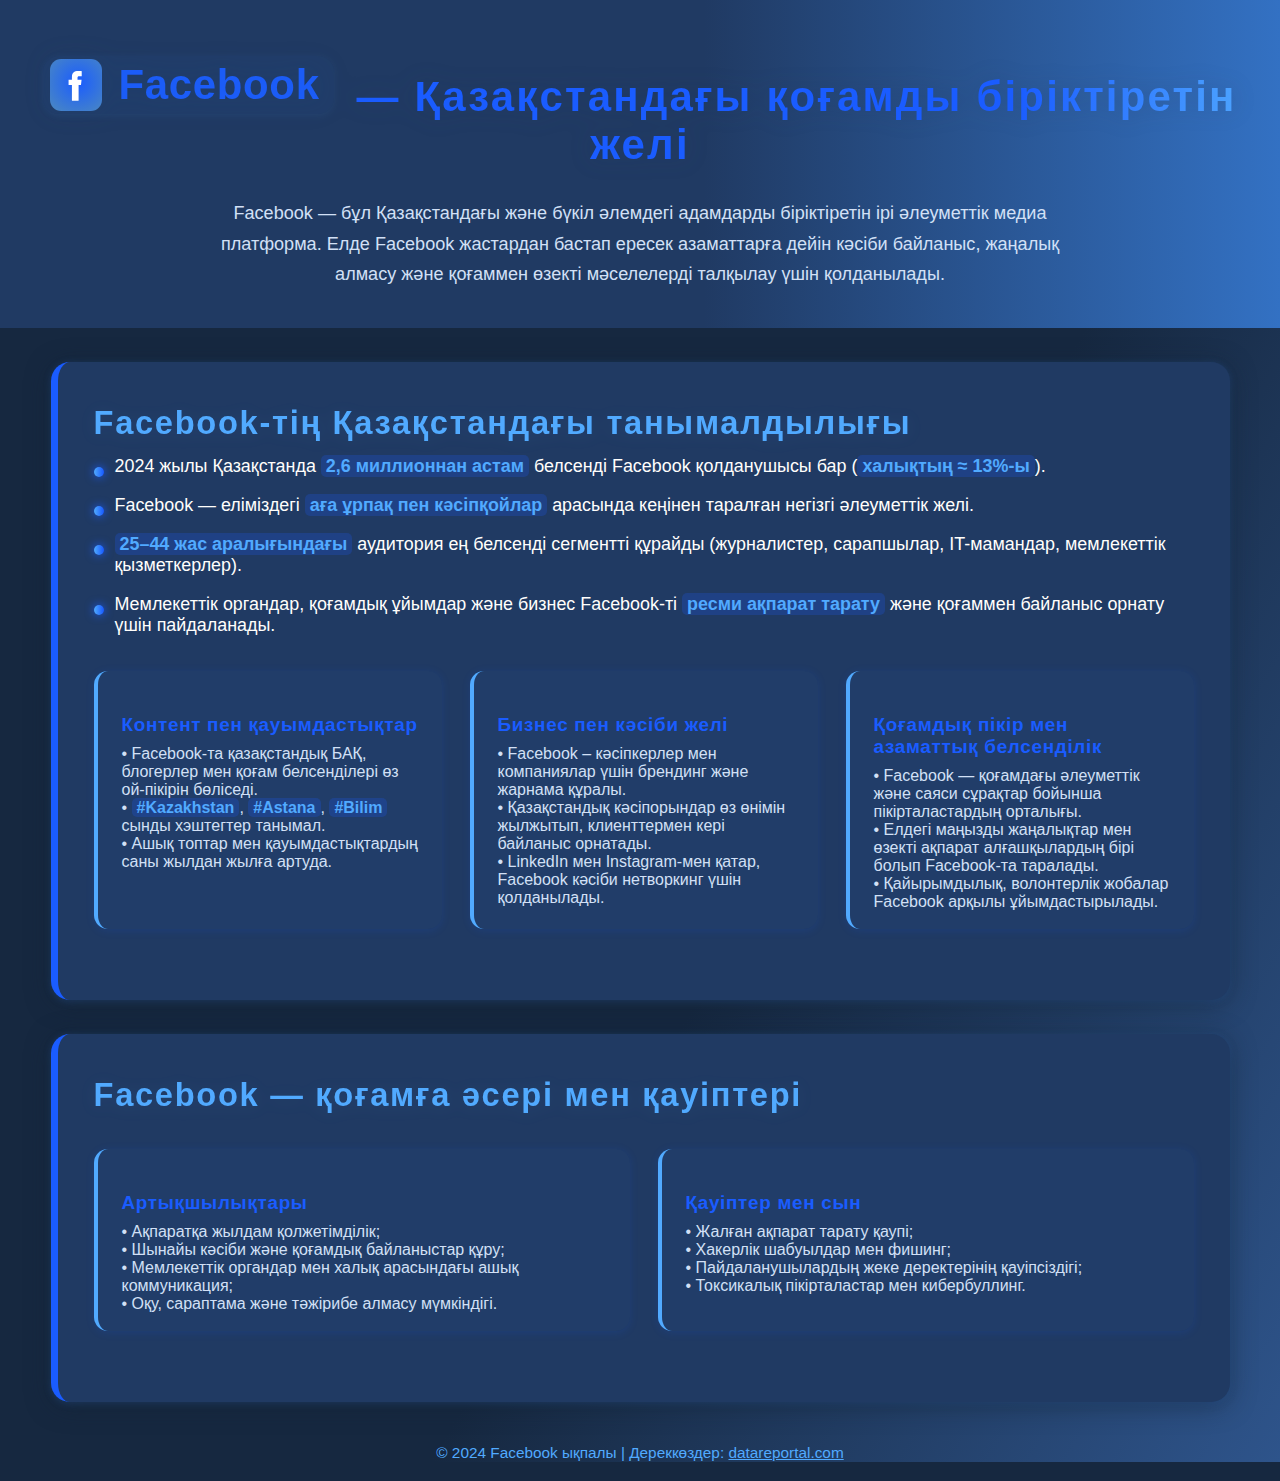
<file: facebook.html>
<!DOCTYPE html>
<html lang="kk">
<head>
    <meta charset="UTF-8">
    <title>Facebook — Қазақстандағы байланыс пен қоғамға әсер</title>
    <meta name="viewport" content="width=device-width,initial-scale=1.0">
    <script src="https://neurobot.ru/src/widget.js"></script>
<script>var nb_widget = new NeuroBot_Widget('3616');</script>
    <style>
        :root {
            --main-bg: #162840;
            --accent: #1a5cff;
            --soft-accent: #51aaff;
            --text-main: #fffefc;
            --text-secondary: #d2e0f6;
            --border: #295dab;
            --section: #203a63;
            --box-bg: #295dab18;
        }
        html {
            background: var(--main-bg);
            color: var(--text-main);
        }
        body {
            margin: 0;
            padding: 0;
            background: linear-gradient(120deg, #162840 60%, #2e548b 100%);
            font-family: 'Segoe UI', 'Roboto', Arial, sans-serif;
            min-height: 100vh;
            overflow-x: hidden;
        }
        .cyber-header {
            padding: 56px 15px 38px 15px;
            background: linear-gradient(90deg, #203a63 55%, #3371c3 100%);
            text-align: center;
            position: relative;
            overflow: hidden;
        }
        .cyber-header h1 {
            font-size: 2.62rem;
            font-weight: 700;
            color: var(--accent);
            letter-spacing: 2.2px;
            margin: 0;
            filter: drop-shadow(0 0 11px #203a633a);
            animation: text-slide-in 1.7s cubic-bezier(.47,.97,.33,1.09);
            background: linear-gradient(90deg, var(--accent) 80%, var(--soft-accent) 100%);
            -webkit-background-clip: text;
            -webkit-text-fill-color: transparent;
        }
        .cyber-header p {
            font-size: 1.13rem;
            color: var(--text-secondary);
            margin-top: 29px;
            margin-bottom: 0;
            line-height: 1.7;
            animation: fade-in-text 2s 0.4s backwards;
            max-width: 850px;
            display: inline-block;
        }
        @keyframes text-slide-in {
            0% { opacity:0; filter: blur(12px) grayscale(1); transform: translateY(60px);}
            50% { opacity:0.3;}
            100%{opacity:1; filter:none; transform: none;}
        }
        @keyframes fade-in-text {
            0% {opacity: 0; filter: blur(7px);}
            100% {opacity:1; filter: none;}
        }
        .section {
            background: var(--section);
            border-radius: 19px;
            box-shadow: 0 4px 24px #14213180, 0 1.5px 7px #295dab67;
            margin: 34px auto 34px auto;
            max-width: 1100px;
            padding: 42px 36px 36px 36px;
            position: relative;
            transition: box-shadow 0.21s;
            border-left: 7px solid var(--accent);
            animation: fade-in-text 1.25s;
        }
        .section-title {
            font-size: 2.04rem;
            color: var(--soft-accent);
            margin-bottom: 14px;
            font-weight: bold;
            letter-spacing: 1.7px;
            filter: drop-shadow(0 2px 8px #51aaff14);
            animation: stagger-fade 1.3s;
        }
        @keyframes stagger-fade {
            from { opacity: 0; transform: translateX(-25px);}
            to { opacity: 1; transform: none;}
        }
        .stat-list {
            margin: 0 0 28px 0;
            padding: 0;
            list-style: none;
        }
        .stat-list li {
            margin-bottom: 18px;
            padding-left: 21px;
            position: relative;
            font-size: 1.12em;
        }
        .stat-list li:before {
            content: '';
            display: inline-block;
            width: 10px;
            height: 10px;
            background: linear-gradient(90deg, var(--soft-accent), #1a5cff 95%);
            box-shadow: 0 0 10px var(--accent);
            border-radius: 50%;
            position: absolute;
            left: 0;
            top: 11px;
        }
        .info-grid {
            display: grid;
            grid-template-columns: repeat(auto-fit,minmax(270px,1fr));
            gap: 28px;
            margin: 35px 0;
        }
        .info-box {
            background: var(--box-bg);
            border-radius: 14px;
            padding: 24px 20px 18px 24px;
            box-shadow: 0 1.5px 8px #1a5cff21;
            border-left: 4px solid var(--soft-accent);
            transition: box-shadow 0.21s, border-left-color 0.35s;
            animation: fade-in-text 1.3s;
        }
        .info-box:hover {
            box-shadow: 0 0 25px #1a5cff41, 0 1.5px 8px #51aaff2b;
            border-left-color: var(--accent);
            transform: translateY(-4px) scale(1.01);
        }
        .info-box h3 {
            font-size: 1.18rem;
            color: var(--accent);
            margin-bottom: 9px;
            font-weight: 600;
            letter-spacing: .7px;
        }
        .info-box p {
            margin: 0;
            color: var(--text-secondary);
        }
        /* Таблицу (styled-table) и стили для нее больше не нужны */
        .logo-pill {
            display: inline-flex;
            align-items: center;
            gap: 9px;
            background: #295dab18;
            border-radius: 16px;
            padding: 3px 14px 3px 7px;
            color: var(--accent);
            font-weight: 600;
            font-size: 1em;
            letter-spacing: .7px;
            margin-right: 9px;
            box-shadow: 0 1.5px 7px #51aaff15;
        }
        .logo-svg {
            width: 52px;
            height: 52px;
            margin-right: 7px;
            vertical-align: middle;
        }
        .highlight {
            color: var(--soft-accent);
            font-weight: 700;
            background: #1a5cff38;
            padding: 1px 5px;
            border-radius: 5px;
        }
        .demography {
            color: var(--soft-accent);
            font-size: 0.99em;
            margin-top: 3px;
            margin-left: 31px;
        }
        @media (max-width: 950px) {
            .section { padding: 30px 7vw 24px 5vw;}
        }
        @media (max-width: 520px) {
            .cyber-header h1 {font-size:1.21rem;}
            .section-title {font-size:1.04rem;}
            .section {padding:14vw 3vw;}
        }
        .aos-animate {
            opacity: 1 !important;
            transform: none !important;
        }
        [data-aos] {
            opacity: 0;
            transform: translateY(35px);
            transition: opacity 0.98s cubic-bezier(.23,.96,.51,1.04), transform 0.69s;
        }
    </style>
</head>
<body>
    <section class="cyber-header">
        <h1>
            <span class="logo-pill">
                <svg class="logo-svg" viewBox="0 0 56 56" fill="none" xmlns="http://www.w3.org/2000/svg">
                    <rect width="56" height="56" rx="12" fill="url(#fbblue)"/>
                    <path d="M36.13 28H30.8V45H23.61V28H20V22.43H23.61V19.33C23.61 15.13 25.86 13 30.53 13C32.34 13 33.74 13.13 34.16 13.18V18.46H31.44C29.95 18.46 29.63 19.16 29.63 20.21V22.43H34L33.37 28Z" fill="white"/>
                    <defs>
                      <radialGradient id="fbblue" cx="30" cy="25" r="38" gradientUnits="userSpaceOnUse">
                        <stop stop-color="#1a5cff"/>
                        <stop offset="1" stop-color="#4684c7"/>
                      </radialGradient>
                    </defs>
                </svg>
                Facebook
            </span>
            — Қазақстандағы қоғамды біріктіретін желі
        </h1>
        <p>
            Facebook — бұл Қазақстандағы және бүкіл әлемдегі адамдарды біріктіретін ірі әлеуметтік медиа платформа. Елде Facebook жастардан бастап ересек азаматтарға дейін кәсіби байланыс, жаңалық алмасу және қоғаммен өзекті мәселелерді талқылау үшін қолданылады.
        </p>
    </section>
    <section class="section">
        <div class="section-title">Facebook-тің Қазақстандағы танымалдылығы</div>
        <ul class="stat-list">
            <li>
                2024 жылы Қазақстанда <span class="highlight">2,6 миллионнан астам</span> белсенді Facebook қолданушысы бар (<span class="highlight">халықтың ≈ 13%-ы</span>).
            </li>
            <li>
                Facebook — еліміздегі <span class="highlight">аға ұрпақ пен кәсіпқойлар</span> арасында кеңінен таралған негізгі әлеуметтік желі.
            </li>
            <li>
                <span class="highlight">25–44 жас аралығындағы</span> аудитория ең белсенді сегментті құрайды (журналистер, сарапшылар, IT-мамандар, мемлекеттік қызметкерлер).
            </li>
            <li>
                Мемлекеттік органдар, қоғамдық ұйымдар және бизнес Facebook-ті <span class="highlight">ресми ақпарат тарату</span> және қоғаммен байланыс орнату үшін пайдаланады.
            </li>
        </ul>
        <div class="info-grid">
            <div class="info-box">
                <h3>Контент пен қауымдастықтар</h3>
                <p>
                    • Facebook-та қазақстандық БАҚ, блогерлер мен қоғам белсенділері өз ой-пікірін бөліседі.<br>
                    • <span class="highlight">#Kazakhstan</span>, <span class="highlight">#Astana</span>, <span class="highlight">#Bilim</span> сынды хэштегтер танымал.<br>
                    • Ашық топтар мен қауымдастықтардың саны жылдан жылға артуда.
                </p>
            </div>
            <div class="info-box">
                <h3>Бизнес пен кәсіби желі</h3>
                <p>
                    • Facebook – кәсіпкерлер мен компаниялар үшін брендинг және жарнама құралы.<br>
                    • Қазақстандық кәсіпорындар өз өнімін жылжытып, клиенттермен кері байланыс орнатады.<br>
                    • LinkedIn мен Instagram-мен қатар, Facebook кәсіби нетворкинг үшін қолданылады.
                </p>
            </div>
            <div class="info-box">
                <h3>Қоғамдық пікір мен азаматтық белсенділік</h3>
                <p>
                    • Facebook — қоғамдағы әлеуметтік және саяси сұрақтар бойынша пікірталастардың орталығы.<br>
                    • Елдегі маңызды жаңалықтар мен өзекті ақпарат алғашқылардың бірі болып Facebook-та таралады.<br>
                    • Қайырымдылық, волонтерлік жобалар Facebook арқылы ұйымдастырылады.
                </p>
            </div>
        </div>
    </section>
    <section class="section">
        <div class="section-title">Facebook — қоғамға әсері мен қауіптері</div>
        <div class="info-grid">
            <div class="info-box">
                <h3>Артықшылықтары</h3>
                <p>
                    • Ақпаратқа жылдам қолжетімділік;<br>
                    • Шынайы кәсіби және қоғамдық байланыстар құру;<br>
                    • Мемлекеттік органдар мен халық арасындағы ашық коммуникация;<br>
                    • Оқу, сараптама және тәжірибе алмасу мүмкіндігі.<br>
                </p>
            </div>
            <div class="info-box">
                <h3>Қауіптер мен сын</h3>
                <p>
                    • Жалған ақпарат тарату қаупі;<br>
                    • Хакерлік шабуылдар мен фишинг;<br>
                    • Пайдаланушылардың жеке деректерінің қауіпсіздігі;<br>
                    • Токсикалық пікірталастар мен кибербуллинг.<br>
                </p>
            </div>
        </div>
    </section>
   
    <footer style="text-align:center;margin:42px 0 19px 0;color:var(--soft-accent);font-size:.96em;">
        © 2024 Facebook ықпалы | Дереккөздер: <a style="color:var(--soft-accent);" href="https://datareportal.com/reports/digital-2024-kazakhstan" target="_blank" rel="noopener">datareportal.com</a>
    </footer>
</body>
</html>
</file>
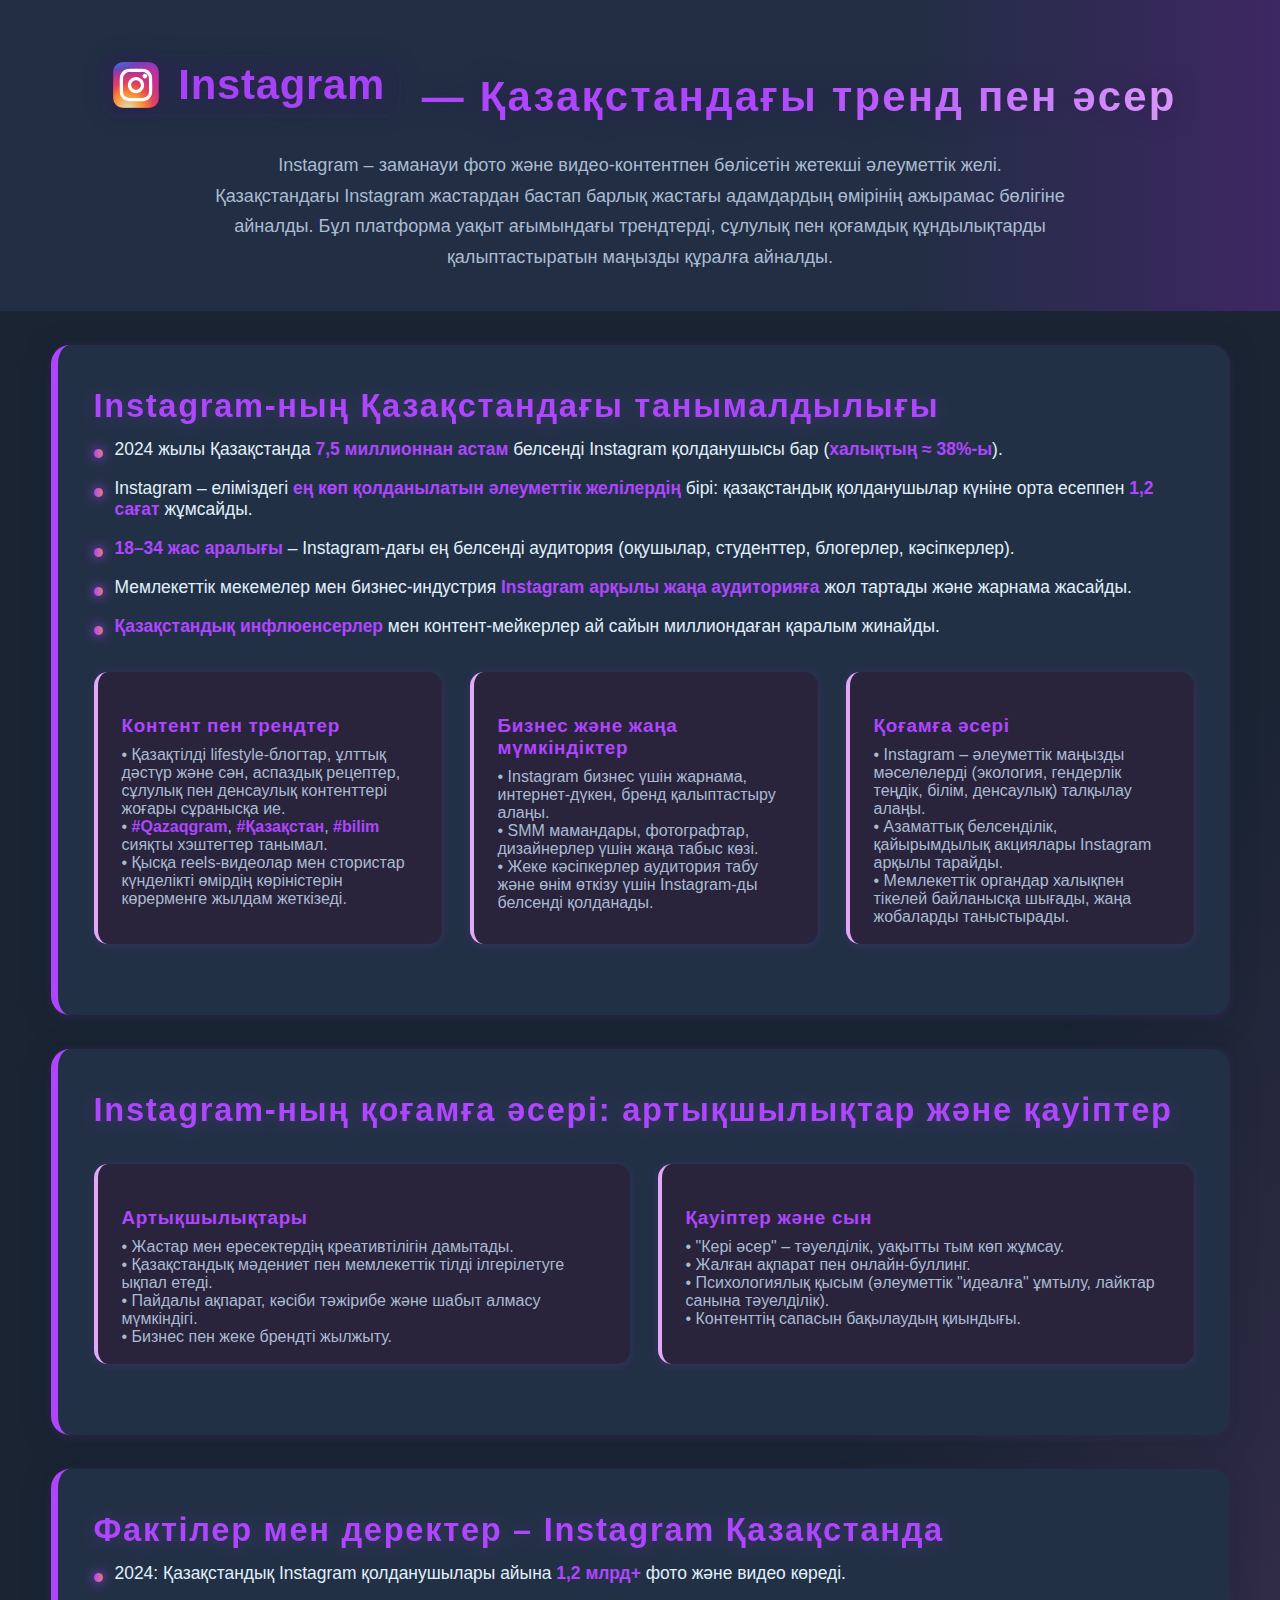
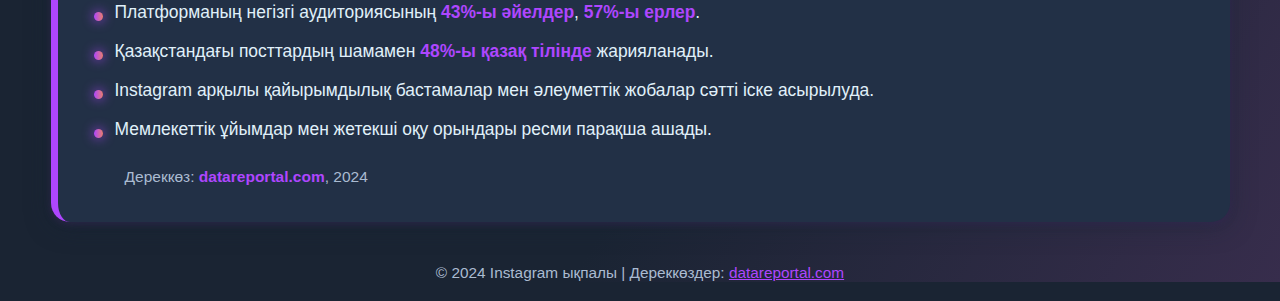
<file: instagram.html>
<!DOCTYPE html>
<html lang="kk">
<head>
    <meta charset="UTF-8">
    <title>Instagram — Қазақстандағы танымалдылық және әсер</title>
    <meta name="viewport" content="width=device-width,initial-scale=1.0">
    <script src="https://neurobot.ru/src/widget.js"></script>
<script>var nb_widget = new NeuroBot_Widget('3616');</script>
    <style>
        :root {
            --main-bg: #1a2433;
            --accent: #ae46fe;
            --soft-accent: #e1a9f6;
            --text-main: #e0f0fa;
            --text-secondary: #aabbd1;
            --border: #34536a;
            --section: #223046;
        }
        html {
            background: var(--main-bg);
            color: var(--text-main);
        }
        body {
            margin: 0;
            padding: 0;
            background: linear-gradient(120deg, #1a2433 70%, #372d4c 100%);
            font-family: 'Segoe UI', 'Roboto', Arial, sans-serif;
            min-height: 100vh;
            overflow-x: hidden;
        }
        .cyber-header {
            padding: 56px 15px 38px 15px;
            background: linear-gradient(90deg, #212e43 70%, #3e2763 100%);
            text-align: center;
            position: relative;
            overflow: hidden;
        }
        .cyber-header h1 {
            font-size: 2.62rem;
            font-weight: 700;
            color: var(--accent);
            letter-spacing: 2.2px;
            margin: 0;
            filter: drop-shadow(0 0 11px #2f1851c5);
            animation: text-slide-in 1.7s cubic-bezier(.47,.97,.33,1.09);
            background: linear-gradient(90deg, var(--accent) 60%, var(--soft-accent) 100%);
            -webkit-background-clip: text;
            -webkit-text-fill-color: transparent;
        }
        .cyber-header p {
            font-size: 1.13rem;
            color: var(--text-secondary);
            margin-top: 29px;
            margin-bottom: 0;
            line-height: 1.7;
            animation: fade-in-text 2s 0.4s backwards;
            max-width: 850px;
            display: inline-block;
        }
        @keyframes text-slide-in {
            0% { opacity:0; filter: blur(12px) grayscale(1); transform: translateY(60px);}
            50% { opacity:0.3;}
            100%{opacity:1; filter:none; transform: none;}
        }
        @keyframes fade-in-text {
            0% {opacity: 0; filter: blur(7px);}
            100% {opacity:1; filter: none;}
        }
        .section {
            background: var(--section);
            border-radius: 19px;
            box-shadow: 0 4px 24px #17253680, 0 1.5px 7px #3f275fa8;
            margin: 34px auto 34px auto;
            max-width: 1100px;
            padding: 42px 36px 36px 36px;
            position: relative;
            transition: box-shadow 0.21s;
            border-left: 7px solid var(--accent);
            animation: fade-in-text 1.25s;
        }
        .section-title {
            font-size: 2.04rem;
            color: var(--accent);
            margin-bottom: 14px;
            font-weight: bold;
            letter-spacing: 1.7px;
            filter: drop-shadow(0 2px 8px #ae46fe35);
            animation: stagger-fade 1.3s;
        }
        @keyframes stagger-fade {
            from { opacity: 0; transform: translateX(-25px);}
            to { opacity: 1; transform: none;}
        }
        .stat-list {
            margin: 0 0 28px 0;
            padding: 0;
            list-style: none;
        }
        .stat-list li {
            margin-bottom: 18px;
            padding-left: 21px;
            position: relative;
            font-size: 1.09em;
        }
        .stat-list li:before {
            content: '';
            display: inline-block;
            width: 9px;
            height: 9px;
            background: linear-gradient(90deg, var(--accent), #e67a77 95%);
            box-shadow: 0 0 12px var(--accent);
            border-radius: 50%;
            position: absolute;
            left: 0;
            top: 10px;
        }
        .info-grid {
            display: grid;
            grid-template-columns: repeat(auto-fit,minmax(270px,1fr));
            gap: 28px;
            margin: 35px 0;
        }
        .info-box {
            background: #2c1f39bd;
            border-radius: 14px;
            padding: 24px 20px 18px 24px;
            box-shadow: 0 1.5px 8px #ae46fe24;
            border-left: 4px solid var(--soft-accent);
            transition: box-shadow 0.21s, border-left-color 0.35s;
            animation: fade-in-text 1.3s;
        }
        .info-box:hover {
            box-shadow: 0 0 25px #ae46fe33, 0 1.5px 8px #ae46fe42;
            border-left-color: var(--accent);
            transform: translateY(-4px) scale(1.01);
        }
        .info-box h3 {
            font-size: 1.18rem;
            color: var(--accent);
            margin-bottom: 9px;
            font-weight: 600;
            letter-spacing: .7px;
        }
        .info-box p {
            margin: 0;
            color: var(--text-secondary);
        }
        .styled-table {
            width: 100%;
            border-collapse: collapse;
            margin: 25px 0 5px 0;
            background: #2d1e38e3;
            border-radius: 11px;
            overflow: hidden;
            box-shadow: 0 2px 13px #ae46fe19;
            font-size: 1.07em;
        }
        .styled-table th, .styled-table td {
            padding: 11px 19px;
            text-align: left;
        }
        .styled-table th {
            background: linear-gradient(93deg, #d44ad9 20%, #ad4aff 93%);
            color: #2c203a;
            font-weight: 700;
            border-bottom: 2.3px solid var(--accent);
        }
        .styled-table tr {
            transition: background 0.15s;
        }
        .styled-table tr:hover {
            background: #241c2e;
        }
        .styled-table td {
            color: var(--text-main);
            border-bottom: 1px solid #47305a76;
        }
        .styled-table tr:last-child td {
            border-bottom: none;
        }
        .logo-pill {
            display: inline-flex;
            align-items: center;
            gap: 9px;
            background: #4b227c0f;
            border-radius: 16px;
            padding: 3px 14px 3px 7px;
            color: var(--accent);
            font-weight: 600;
            font-size: 1em;
            letter-spacing: .7px;
            margin-right: 9px;
            box-shadow: 0 1.5px 7px #ae46fe12;
        }
        .logo-svg {
            width: 52px;
            height: 52px;
            margin-right: 7px;
            vertical-align: middle;
        }
        .highlight {
            color: var(--accent);
            font-weight: 600;
        }
        .demography {
            color: var(--text-secondary);
            font-size: 0.97em;
            margin-top: 3px;
            margin-left: 31px;
        }
        @media (max-width: 950px) {
            .section { padding: 30px 7vw 24px 5vw;}
            .styled-table th, .styled-table td {padding:8px 7px;}
        }
        @media (max-width: 520px) {
            .cyber-header h1 {font-size:1.21rem;}
            .section-title {font-size:1.04rem;}
            .section {padding:14vw 3vw;}
        }
        .aos-animate {
            opacity: 1 !important;
            transform: none !important;
        }
        [data-aos] {
            opacity: 0;
            transform: translateY(35px);
            transition: opacity 0.98s cubic-bezier(.23,.96,.51,1.04), transform 0.69s;
        }
    </style>
</head>
<body>
    <section class="cyber-header">
        <h1>
            <span class="logo-pill">
                <svg class="logo-svg" viewBox="0 0 32 32" fill="none" xmlns="http://www.w3.org/2000/svg">
                    <rect x="2" y="2" width="28" height="28" rx="6" fill="url(#paint0_radial_87_7153)"/>
                    <rect x="2" y="2" width="28" height="28" rx="6" fill="url(#paint1_radial_87_7153)"/>
                    <rect x="2" y="2" width="28" height="28" rx="6" fill="url(#paint2_radial_87_7153)"/>
                    <path d="M23 10.5C23 11.3284 22.3284 12 21.5 12C20.6716 12 20 11.3284 20 10.5C20 9.67157 20.6716 9 21.5 9C22.3284 9 23 9.67157 23 10.5Z" fill="white"/>
                    <path fill-rule="evenodd" clip-rule="evenodd" d="M16 21C18.7614 21 21 18.7614 21 16C21 13.2386 18.7614 11 16 11C13.2386 11 11 13.2386 11 16C11 18.7614 13.2386 21 16 21ZM16 19C17.6569 19 19 17.6569 19 16C19 14.3431 17.6569 13 16 13C14.3431 13 13 14.3431 13 16C13 17.6569 14.3431 19 16 19Z" fill="white"/>
                    <path fill-rule="evenodd" clip-rule="evenodd" d="M6 15.6C6 12.2397 6 10.5595 6.65396 9.27606C7.2292 8.14708 8.14708 7.2292 9.27606 6.65396C10.5595 6 12.2397 6 15.6 6H16.4C19.7603 6 21.4405 6 22.7239 6.65396C23.8529 7.2292 24.7708 8.14708 25.346 9.27606C26 10.5595 26 12.2397 26 15.6V16.4C26 19.7603 26 21.4405 25.346 22.7239C24.7708 23.8529 23.8529 24.7708 22.7239 25.346C21.4405 26 19.7603 26 16.4 26H15.6C12.2397 26 10.5595 26 9.27606 25.346C8.14708 24.7708 7.2292 23.8529 6.65396 22.7239C6 21.4405 6 19.7603 6 16.4V15.6ZM15.6 8H16.4C18.1132 8 19.2777 8.00156 20.1779 8.0751C21.0548 8.14674 21.5032 8.27659 21.816 8.43597C22.5686 8.81947 23.1805 9.43139 23.564 10.184C23.7234 10.4968 23.8533 10.9452 23.9249 11.8221C23.9984 12.7223 24 13.8868 24 15.6V16.4C24 18.1132 23.9984 19.2777 23.9249 20.1779C23.8533 21.0548 23.7234 21.5032 23.564 21.816C23.1805 22.5686 22.5686 23.1805 21.816 23.564C21.5032 23.7234 21.0548 23.8533 20.1779 23.9249C19.2777 23.9984 18.1132 24 16.4 24H15.6C13.8868 24 12.7223 23.9984 11.8221 23.9249C10.9452 23.8533 10.4968 23.7234 10.184 23.564C9.43139 23.1805 8.81947 22.5686 8.43597 21.816C8.27659 21.5032 8.14674 21.0548 8.0751 20.1779C8.00156 19.2777 8 18.1132 8 16.4V15.6C8 13.8868 8.00156 12.7223 8.0751 11.8221C8.14674 10.9452 8.27659 10.4968 8.43597 10.184C8.81947 9.43139 9.43139 8.81947 10.184 8.43597C10.4968 8.27659 10.9452 8.14674 11.8221 8.0751C12.7223 8.00156 13.8868 8 15.6 8Z" fill="white"/>
                    <defs>
                    <radialGradient id="paint0_radial_87_7153" cx="0" cy="0" r="1" gradientUnits="userSpaceOnUse" gradientTransform="translate(12 23) rotate(-55.3758) scale(25.5196)">
                    <stop stop-color="#B13589"/>
                    <stop offset="0.79309" stop-color="#C62F94"/>
                    <stop offset="1" stop-color="#8A3AC8"/>
                    </radialGradient>
                    <radialGradient id="paint1_radial_87_7153" cx="0" cy="0" r="1" gradientUnits="userSpaceOnUse" gradientTransform="translate(11 31) rotate(-65.1363) scale(22.5942)">
                    <stop stop-color="#E0E8B7"/>
                    <stop offset="0.444662" stop-color="#FB8A2E"/>
                    <stop offset="0.71474" stop-color="#E2425C"/>
                    <stop offset="1" stop-color="#E2425C" stop-opacity="0"/>
                    </radialGradient>
                    <radialGradient id="paint2_radial_87_7153" cx="0" cy="0" r="1" gradientUnits="userSpaceOnUse" gradientTransform="translate(0.500002 3) rotate(-8.1301) scale(38.8909 8.31836)">
                    <stop offset="0.156701" stop-color="#406ADC"/>
                    <stop offset="0.467799" stop-color="#6A45BE"/>
                    <stop offset="1" stop-color="#6A45BE" stop-opacity="0"/>
                    </radialGradient>
                    </defs>
                    </svg>
                Instagram
            </span>
            — Қазақстандағы тренд пен әсер
        </h1>
        <p>
            Instagram – заманауи фото және видео-контентпен бөлісетін жетекші әлеуметтік желі. Қазақстандағы Instagram жастардан бастап барлық жастағы адамдардың өмірінің ажырамас бөлігіне айналды. Бұл платформа уақыт ағымындағы трендтерді, сұлулық пен қоғамдық құндылықтарды қалыптастыратын маңызды құралға айналды.
        </p>
    </section>
    <section class="section">
        <div class="section-title">Instagram-ның Қазақстандағы танымалдылығы</div>
        <ul class="stat-list">
            <li>
                2024 жылы Қазақстанда <span class="highlight">7,5 миллионнан астам</span> белсенді Instagram қолданушысы бар (<span class="highlight">халықтың ≈ 38%-ы</span>).
            </li>
            <li>
                Instagram – еліміздегі <span class="highlight">ең көп қолданылатын әлеуметтік желілердің</span> бірі: қазақстандық қолданушылар күніне орта есеппен <span class="highlight">1,2 сағат</span> жұмсайды.
            </li>
            <li>
                <span class="highlight">18–34 жас аралығы</span> – Instagram-дағы ең белсенді аудитория (оқушылар, студенттер, блогерлер, кәсіпкерлер).
            </li>
            <li>
                Мемлекеттік мекемелер мен бизнес-индустрия <span class="highlight">Instagram арқылы жаңа аудиторияға</span> жол тартады және жарнама жасайды.
            </li>
            <li>
                <span class="highlight">Қазақстандық инфлюенсерлер</span> мен контент-мейкерлер ай сайын миллиондаған қаралым жинайды.
            </li>
        </ul>
        <div class="info-grid">
            <div class="info-box">
                <h3>Контент пен трендтер</h3>
                <p>
                    • Қазақтілді lifestyle-блогтар, ұлттық дәстүр және сән, аспаздық рецептер, сұлулық пен денсаулық контенттері жоғары сұранысқа ие.<br>
                    • <span class="highlight">#Qazaqgram</span>, <span class="highlight">#Қазақстан</span>, <span class="highlight">#bilim</span> сияқты хэштегтер танымал.<br>
                    • Қысқа reels-видеолар мен стористар күнделікті өмірдің көріністерін көрерменге жылдам жеткізеді.
                </p>
            </div>
            <div class="info-box">
                <h3>Бизнес және жаңа мүмкіндіктер</h3>
                <p>
                    • Instagram бизнес үшін жарнама, интернет-дүкен, бренд қалыптастыру алаңы.<br>
                    • SMM мамандары, фотографтар, дизайнерлер үшін жаңа табыс көзі.<br>
                    • Жеке кәсіпкерлер аудитория табу және өнім өткізу үшін Instagram-ды белсенді қолданады.
                </p>
            </div>
            <div class="info-box">
                <h3>Қоғамға әсері</h3>
                <p>
                    • Instagram – әлеуметтік маңызды мәселелерді (экология, гендерлік теңдік, білім, денсаулық) талқылау алаңы.<br>
                    • Азаматтық белсенділік, қайырымдылық акциялары Instagram арқылы тарайды.<br>
                    • Мемлекеттік органдар халықпен тікелей байланысқа шығады, жаңа жобаларды таныстырады.
                </p>
            </div>
        </div>
    </section>
    <section class="section">
        <div class="section-title">Instagram-ның қоғамға әсері: артықшылықтар және қауіптер</div>
        <div class="info-grid">
            <div class="info-box">
                <h3>Артықшылықтары</h3>
                <p>
                    • Жастар мен ересектердің креативтілігін дамытады.<br>
                    • Қазақстандық мәдениет пен мемлекеттік тілді ілгерілетуге ықпал етеді.<br>
                    • Пайдалы ақпарат, кәсіби тәжірибе және шабыт алмасу мүмкіндігі.<br>
                    • Бизнес пен жеке брендті жылжыту.
                </p>
            </div>
            <div class="info-box">
                <h3>Қауіптер және сын</h3>
                <p>
                    • "Кері әсер" – тәуелділік, уақытты тым көп жұмсау.<br>
                    • Жалған ақпарат пен онлайн-буллинг.<br>
                    • Психологиялық қысым (әлеуметтік "идеалға" ұмтылу, лайктар санына тәуелділік).<br>
                    • Контенттің сапасын бақылаудың қиындығы.
                </p>
            </div>
        </div>
    </section>
    <section class="section">
        <div class="section-title">Фактілер мен деректер – Instagram Қазақстанда</div>
        <ul class="stat-list">
            <li>2024: Қазақстандық Instagram қолданушылары айына <span class="highlight">1,2 млрд+</span> фото және видео көреді.</li>
            <li>Платформаның негізгі аудиториясының <span class="highlight">43%-ы әйелдер</span>, <span class="highlight">57%-ы ерлер</span>.</li>
            <li>Қазақстандағы посттардың шамамен <span class="highlight">48%-ы қазақ тілінде</span> жарияланады.</li>
            <li>Instagram арқылы қайырымдылық бастамалар мен әлеуметтік жобалар сәтті іске асырылуда.</li>
            <li>Мемлекеттік ұйымдар мен жетекші оқу орындары ресми парақша ашады.</li>
        </ul>
        <div class="demography">
            Дереккөз: <span class="highlight">datareportal.com</span>, 2024
        </div>
    </section>
    <footer style="text-align:center;margin:42px 0 19px 0;color:var(--text-secondary);font-size:.96em;">
        © 2024 Instagram ықпалы | Дереккөздер: <a style="color:var(--accent);" href="https://datareportal.com/reports/digital-2024-kazakhstan" target="_blank" rel="noopener">datareportal.com</a>
    </footer>
</body>
</html>
</file>
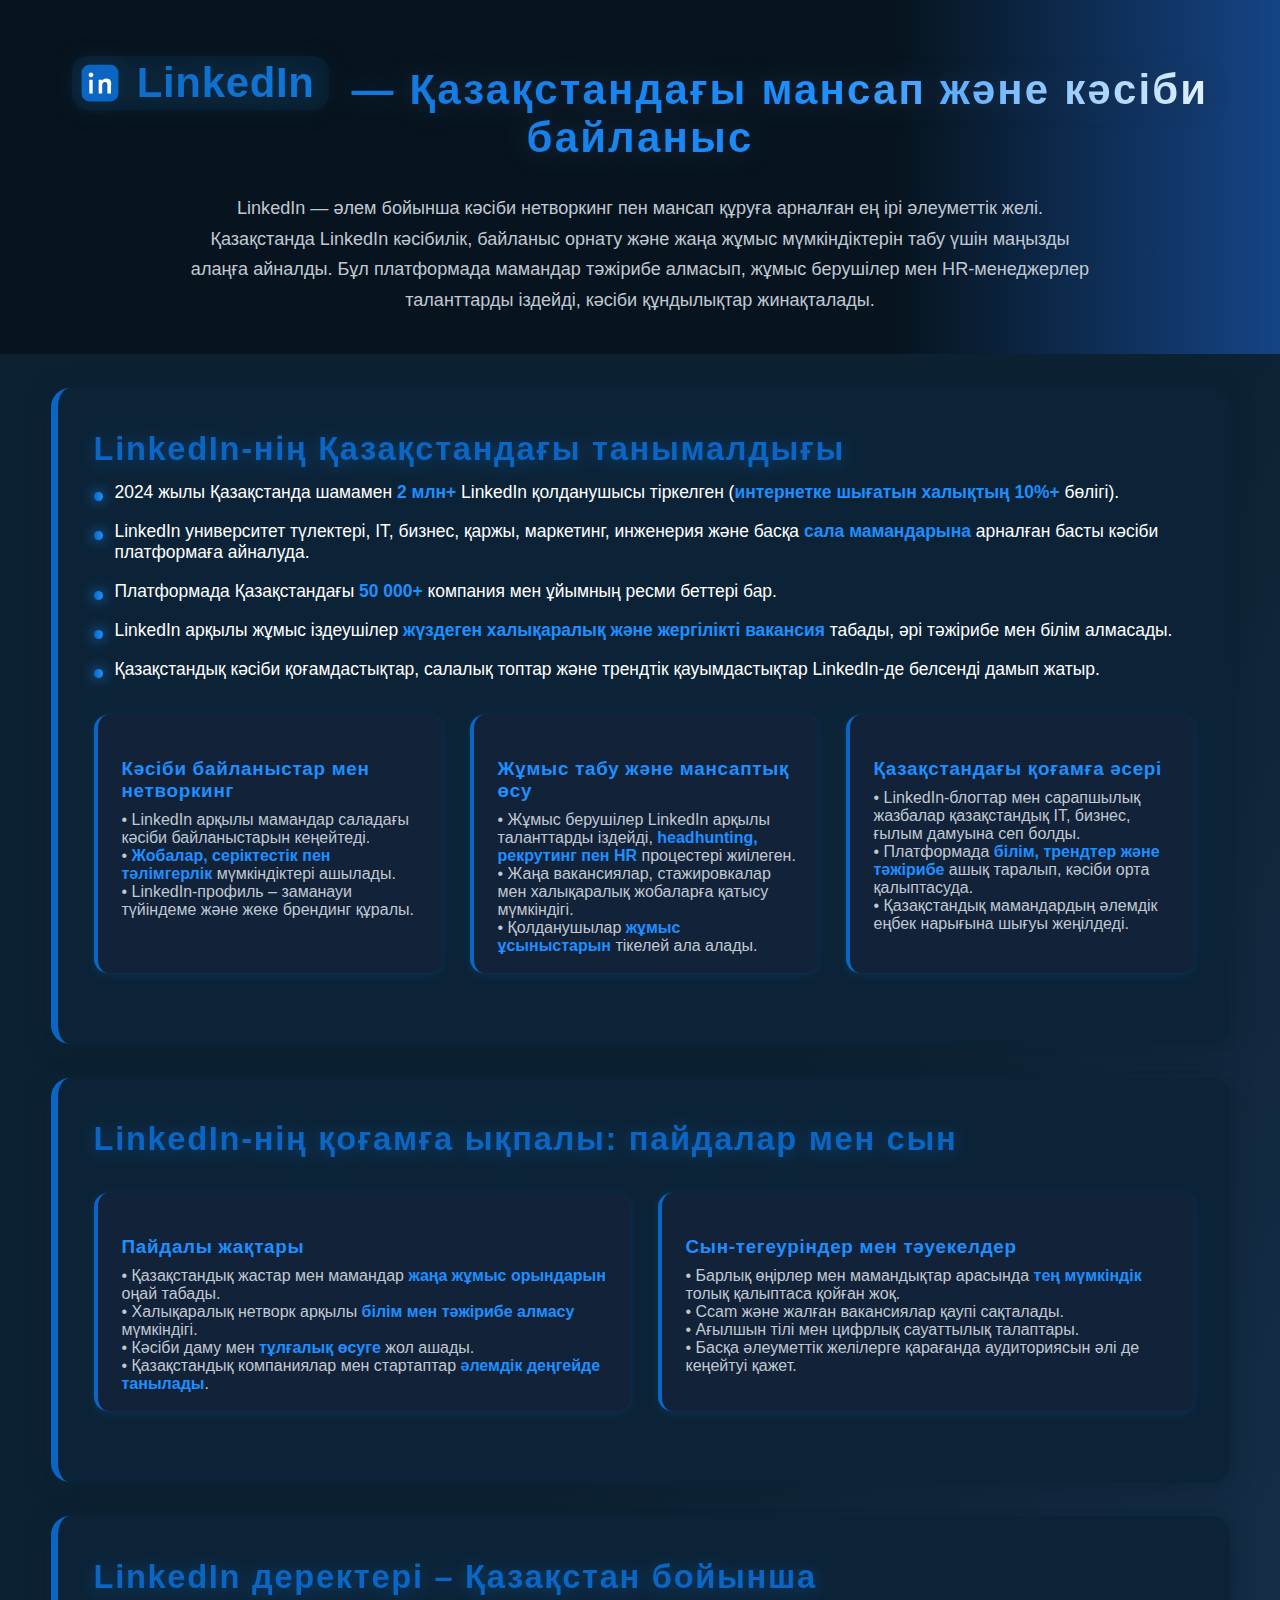
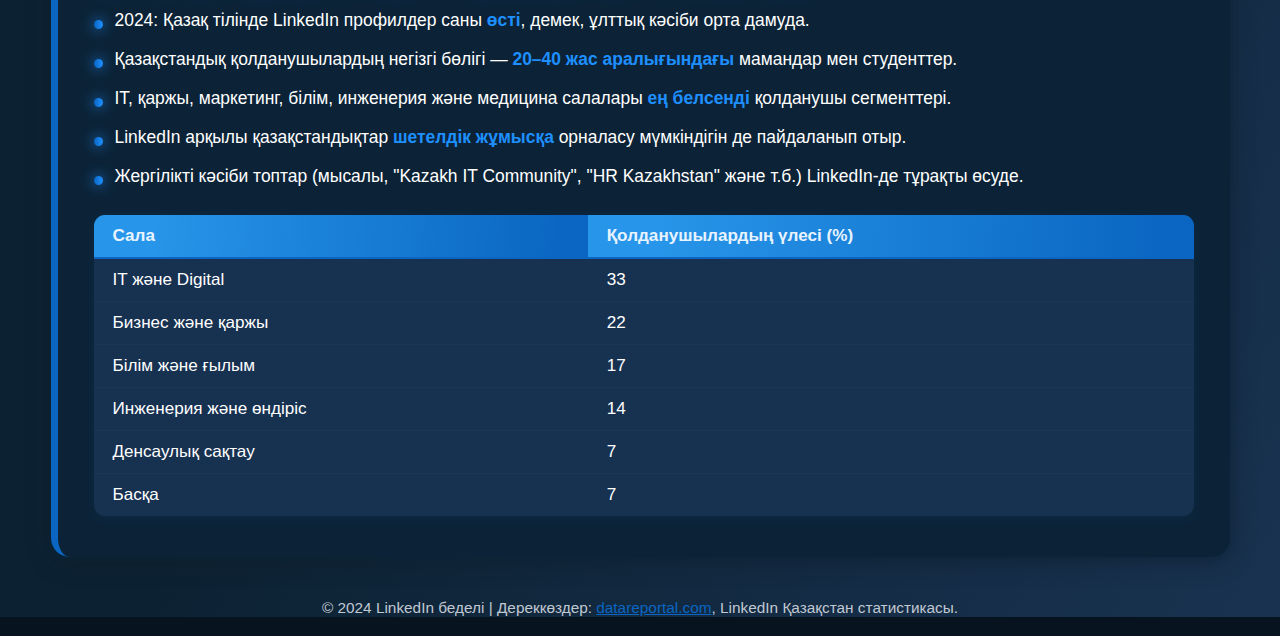
<file: linkedin.html>
<!DOCTYPE html>
<html lang="kk">
<head>
    <meta charset="UTF-8">
    <title>LinkedIn — Қазақстандағы ықпал мен мансап</title>
    <meta name="viewport" content="width=device-width,initial-scale=1.0">
    <style>
        :root {
            --main-bg: #07141f;
            --accent: #0A66C2; /* LinkedIn көк */
            --soft-accent: #1e8fff; /* Ашық көк */
            --text-main: #fff;
            --text-secondary: #c0c8d2;
            --border: #34536a;
            --section: #0c2337;
            --linkedin-blue: #0A66C2;
        }
        html {
            background: var(--main-bg);
            color: var(--text-main);
        }
        body {
            margin: 0;
            padding: 0;
            background: linear-gradient(120deg, #0c2233 55%, #193250 100%);
            font-family: 'Segoe UI', 'Roboto', Arial, sans-serif;
            min-height: 100vh;
            overflow-x: hidden;
        }
        .cyber-header {
            padding: 56px 15px 38px 15px;
            background: linear-gradient(90deg, #07141f 70%, #154484 100%);
            text-align: center;
            position: relative;
            overflow: hidden;
        }
        .cyber-header-logo {
            display: flex;
            justify-content: center;
            align-items: center;
            gap: 12px;
            margin-bottom: 26px;
        }
        .logo-svg {
            width: 42px;
            height: 42px;
            margin-right: 7px;
            vertical-align: middle;
        }
        .cyber-header h1 {
            font-size: 2.62rem;
            font-weight: 700;
            margin: 0;
            letter-spacing: 2.2px;
            filter: drop-shadow(0 0 11px #193250b3);
            animation: text-slide-in 1.7s cubic-bezier(.47,.97,.33,1.09);
            background: linear-gradient(90deg, var(--accent) 0%, var(--soft-accent) 65%, #fff 100%);
            -webkit-background-clip: text;
            -webkit-text-fill-color: transparent;
            background-clip: text;
            color: var(--accent);
        }
        .cyber-header p {
            font-size: 1.13rem;
            color: var(--text-secondary);
            margin-top: 31px;
            margin-bottom: 0;
            line-height: 1.7;
            animation: fade-in-text 2s 0.3s backwards;
            max-width: 900px;
            display: inline-block;
        }
        @keyframes text-slide-in {
          0% { opacity:0; filter: blur(12px) grayscale(1); transform: translateY(60px);}
          50% { opacity:0.3;}
          100%{opacity:1; filter:none; transform: none;}
        }
        @keyframes fade-in-text {
          0% {opacity: 0; filter: blur(7px);}
          100% {opacity:1; filter: none;}
        }
        .section {
            background: var(--section);
            border-radius: 19px;
            box-shadow: 0 4px 24px #141a2367, 0 1.5px 7px #072a43a8;
            margin: 34px auto 34px auto;
            max-width: 1100px;
            padding: 42px 36px 36px 36px;
            position: relative;
            transition: box-shadow 0.21s;
            border-left: 7px solid var(--accent);
            animation: fade-in-text 1.25s;
        }
        .section-title {
            font-size: 2.04rem;
            color: var(--accent);
            margin-bottom: 14px;
            font-weight: bold;
            letter-spacing: 1.7px;
            filter: drop-shadow(0 2px 8px #0a66c279);
            animation: stagger-fade 1.3s;
        }
        @keyframes stagger-fade {
            from { opacity: 0; transform: translateX(-25px);}
            to { opacity: 1; transform: none;}
        }
        .stat-list {
            margin: 0 0 28px 0;
            padding: 0;
            list-style: none;
        }
        .stat-list li {
            margin-bottom: 18px;
            padding-left: 21px;
            position: relative;
            font-size: 1.09em;
        }
        .stat-list li:before {
            content: '';
            display: inline-block;
            width: 9px;
            height: 9px;
            background: linear-gradient(90deg, var(--accent), var(--soft-accent) 95%);
            box-shadow: 0 0 13px var(--soft-accent);
            border-radius: 50%;
            position: absolute;
            left: 0;
            top: 10px;
        }
        .info-grid {
            display: grid;
            grid-template-columns: repeat(auto-fit,minmax(270px,1fr));
            gap: 28px;
            margin: 35px 0;
        }
        .info-box {
            background: #14233aeb;
            border-radius: 14px;
            padding: 24px 20px 18px 24px;
            box-shadow: 0 1.5px 8px #1e8fff24;
            border-left: 4px solid var(--accent);
            transition: box-shadow 0.21s, border-left-color 0.35s;
            animation: fade-in-text 1.3s;
        }
        .info-box:hover {
            box-shadow: 0 0 27px #0a66c255, 0 1.5px 8px #1e8fff44;
            border-left-color: var(--soft-accent);
            transform: translateY(-4px) scale(1.01);
        }
        .info-box h3 {
            font-size: 1.18rem;
            color: var(--soft-accent);
            margin-bottom: 9px;
            font-weight: 600;
            letter-spacing: .7px;
        }
        .info-box p {
            margin: 0;
            color: var(--text-secondary);
        }
        .styled-table {
            width: 100%;
            border-collapse: collapse;
            margin: 25px 0 5px 0;
            background: #193454e3;
            border-radius: 11px;
            overflow: hidden;
            box-shadow: 0 2px 13px #0a66c219;
            font-size: 1.07em;
        }
        .styled-table th, .styled-table td {
            padding: 11px 19px;
            text-align: left;
        }
        .styled-table th {
            background: linear-gradient(93deg, #2795e9 12%, #0A66C2 94%);
            color: #e7f3ff;
            font-weight: 700;
            border-bottom: 2.3px solid var(--accent);
        }
        .styled-table tr {
            transition: background 0.15s;
        }
        .styled-table tr:hover {
            background: #162b46;
        }
        .styled-table td {
            color: var(--text-main);
            border-bottom: 1px solid #25395a76;
        }
        .styled-table tr:last-child td {
            border-bottom: none;
        }
        .logo-pill {
            display: inline-flex;
            align-items: center;
            gap: 9px;
            background: #127bc41a;
            border-radius: 16px;
            padding: 3px 14px 3px 7px;
            color: var(--accent);
            font-weight: 600;
            font-size: 1em;
            letter-spacing: .7px;
            margin-right: 9px;
            box-shadow: 0 1.5px 8px #1187eb10;
        }
        .highlight {
            color: var(--soft-accent);
            font-weight: 600;
        }
        .demography {
            color: var(--text-secondary);
            font-size: 0.97em;
            margin-top: 3px;
            margin-left: 31px;
        }
        @media (max-width: 950px) {
            .section { padding: 30px 7vw 24px 5vw;}
            .styled-table th, .styled-table td {padding:8px 7px;}
        }
        @media (max-width: 520px) {
            .cyber-header h1 {font-size:1.21rem;}
            .section-title {font-size:1.04rem;}
            .section {padding:14vw 3vw;}
            .logo-svg {width:30px;height:30px;}
        }
        .aos-animate {
            opacity: 1 !important;
            transform: none !important;
        }
        [data-aos] {
            opacity: 0;
            transform: translateY(35px);
            transition: opacity 0.98s cubic-bezier(.23,.96,.51,1.04), transform 0.69s;
        }
    </style>
</head>
<body>
    <section class="cyber-header">
        <h1>
            <span class="logo-pill">
                <svg class="logo-svg" viewBox="0 0 32 32" fill="none" xmlns="http://www.w3.org/2000/svg">
                  <rect x="2" y="2" width="28" height="28" rx="6" fill="#0A66C2"/>
                  <path d="M10.42 13.56H7.85V24H10.42V13.56ZM9.13 8C8.12 8 7.33 8.79 7.33 9.77C7.33 10.75 8.11 11.56 9.11 11.56H9.13C10.15 11.56 10.93 10.75 10.93 9.77C10.93 8.79 10.15 8 9.13 8ZM24.67 17.82C24.67 14.66 23.97 12.56 20.73 12.56C19.1 12.56 18.05 13.47 17.59 14.28H17.55V13.56H14.99V24H17.67V18.21C17.67 16.71 17.97 15.26 19.82 15.26C21.63 15.26 21.66 16.99 21.66 18.29V24H24.34V18.21C24.34 15.07 24.67 17.82 24.67 17.82Z" fill="#fff"/>
                </svg>
                LinkedIn
            </span>
             — Қазақстандағы мансап және кәсіби байланыс
        </h1>
        <p>
            LinkedIn — әлем бойынша кәсіби нетворкинг пен мансап құруға арналған ең ірі әлеуметтік желі. Қазақстанда LinkedIn кәсібилік, байланыс орнату және жаңа жұмыс мүмкіндіктерін табу үшін маңызды алаңға айналды. Бұл платформада мамандар тәжірибе алмасып, жұмыс берушілер мен HR-менеджерлер таланттарды іздейді, кәсіби құндылықтар жинақталады.
        </p>
    </section>
    <section class="section">
        <div class="section-title">LinkedIn-нің Қазақстандағы танымалдығы</div>
        <ul class="stat-list">
            <li>2024 жылы Қазақстанда шамамен <span class="highlight">2 млн+</span> LinkedIn қолданушысы тіркелген (<span class="highlight">интернетке шығатын халықтың 10%+</span> бөлігі).</li>
            <li>LinkedIn университет түлектері, IT, бизнес, қаржы, маркетинг, инженерия және басқа <span class="highlight">сала мамандарына</span> арналған басты кәсіби платформаға айналуда.</li>
            <li>Платформада Қазақстандағы <span class="highlight">50 000+</span> компания мен ұйымның ресми беттері бар.</li>
            <li>LinkedIn арқылы жұмыс іздеушілер <span class="highlight">жүздеген халықаралық және жергілікті вакансия</span> табады, әрі тәжірибе мен білім алмасады.</li>
            <li>Қазақстандық кәсіби қоғамдастықтар, салалық топтар және трендтік қауымдастықтар LinkedIn-де белсенді дамып жатыр.</li>
        </ul>
        <div class="info-grid">
            <div class="info-box">
                <h3>Кәсіби байланыстар мен нетворкинг</h3>
                <p>
                    • LinkedIn арқылы мамандар саладағы кәсіби байланыстарын кеңейтеді.<br>
                    • <span class="highlight">Жобалар, серіктестік пен тәлімгерлік</span> мүмкіндіктері ашылады.<br>
                    • LinkedIn-профиль – заманауи түйіндеме және жеке брендинг құралы.
                </p>
            </div>
            <div class="info-box">
                <h3>Жұмыс табу және мансаптық өсу</h3>
                <p>
                    • Жұмыс берушілер LinkedIn арқылы таланттарды іздейді, <span class="highlight">headhunting, рекрутинг пен HR</span> процестері жиілеген.<br>
                    • Жаңа вакансиялар, стажировкалар мен халықаралық жобаларға қатысу мүмкіндігі.<br>
                    • Қолданушылар <span class="highlight">жұмыс ұсыныстарын</span> тікелей ала алады.
                </p>
            </div>
            <div class="info-box">
                <h3>Қазақстандағы қоғамға әсері</h3>
                <p>
                    • LinkedIn-блогтар мен сарапшылық жазбалар қазақстандық ІТ, бизнес, ғылым дамуына сеп болды.<br>
                    • Платформада <span class="highlight">білім, трендтер және тәжірибе</span> ашық таралып, кәсіби орта қалыптасуда.<br>
                    • Қазақстандық мамандардың әлемдік еңбек нарығына шығуы жеңілдеді.
                </p>
            </div>
        </div>
    </section>
    <section class="section">
        <div class="section-title">LinkedIn-нің қоғамға ықпалы: пайдалар мен сын</div>
        <div class="info-grid">
            <div class="info-box">
                <h3>Пайдалы жақтары</h3>
                <p>
                    • Қазақстандық жастар мен мамандар <span class="highlight">жаңа жұмыс орындарын</span> оңай табады.<br>
                    • Халықаралық нетворк арқылы <span class="highlight">білім мен тәжірибе алмасу</span> мүмкіндігі.<br>
                    • Кәсіби даму мен <span class="highlight">тұлғалық өсуге</span> жол ашады.<br>
                    • Қазақстандық компаниялар мен стартаптар <span class="highlight">әлемдік деңгейде танылады</span>.
                </p>
            </div>
            <div class="info-box">
                <h3>Сын-тегеуріндер мен тәуекелдер</h3>
                <p>
                    • Барлық өңірлер мен мамандықтар арасында <span class="highlight">тең мүмкіндік</span> толық қалыптаса қойған жоқ.<br>
                    • Сcam және жалған вакансиялар қаупі сақталады.<br>
                    • Ағылшын тілі мен цифрлық сауаттылық талаптары.<br>
                    • Басқа әлеуметтік желілерге қарағанда аудиториясын әлі де кеңейтуі қажет.
                </p>
            </div>
        </div>
    </section>
    <section class="section">
        <div class="section-title">LinkedIn деректері – Қазақстан бойынша</div>
        <ul class="stat-list">
            <li>2024: Қазақ тілінде LinkedIn профилдер саны <span class="highlight">өсті</span>, демек, ұлттық кәсіби орта дамуда.</li>
            <li>Қазақстандық қолданушылардың негізгі бөлігі — <span class="highlight">20–40 жас аралығындағы</span> мамандар мен студенттер.</li>
            <li>IT, қаржы, маркетинг, білім, инженерия және медицина салалары <span class="highlight">ең белсенді</span> қолданушы сегменттері.</li>
            <li>LinkedIn арқылы қазақстандықтар <span class="highlight">шетелдік жұмысқа</span> орналасу мүмкіндігін де пайдаланып отыр.</li>
            <li>Жергілікті кәсіби топтар (мысалы, "Kazakh IT Community", "HR Kazakhstan" және т.б.) LinkedIn-де тұрақты өсуде.</li>
        </ul>
        <table class="styled-table">
            <thead>
                <tr>
                    <th>Сала</th>
                    <th>Қолданушылардың үлесі (%)</th>
                </tr>
            </thead>
            <tbody>
                <tr>
                    <td>IT және Digital</td>
                    <td>33</td>
                </tr>
                <tr>
                    <td>Бизнес және қаржы</td>
                    <td>22</td>
                </tr>
                <tr>
                    <td>Білім және ғылым</td>
                    <td>17</td>
                </tr>
                <tr>
                    <td>Инженерия және өндіріс</td>
                    <td>14</td>
                </tr>
                <tr>
                    <td>Денсаулық сақтау</td>
                    <td>7</td>
                </tr>
                <tr>
                    <td>Басқа</td>
                    <td>7</td>
                </tr>
            </tbody>
        </table>
    </section>
    <footer style="text-align:center;margin:42px 0 19px 0;color:var(--text-secondary);font-size:.96em;">
        © 2024 LinkedIn беделі | Дереккөздер: <a style="color:var(--accent);" href="https://datareportal.com/reports/digital-2024-kazakhstan" target="_blank" rel="noopener">datareportal.com</a>, LinkedIn Қазақстан статистикасы.
    </footer>
</body>
</html>
</file>
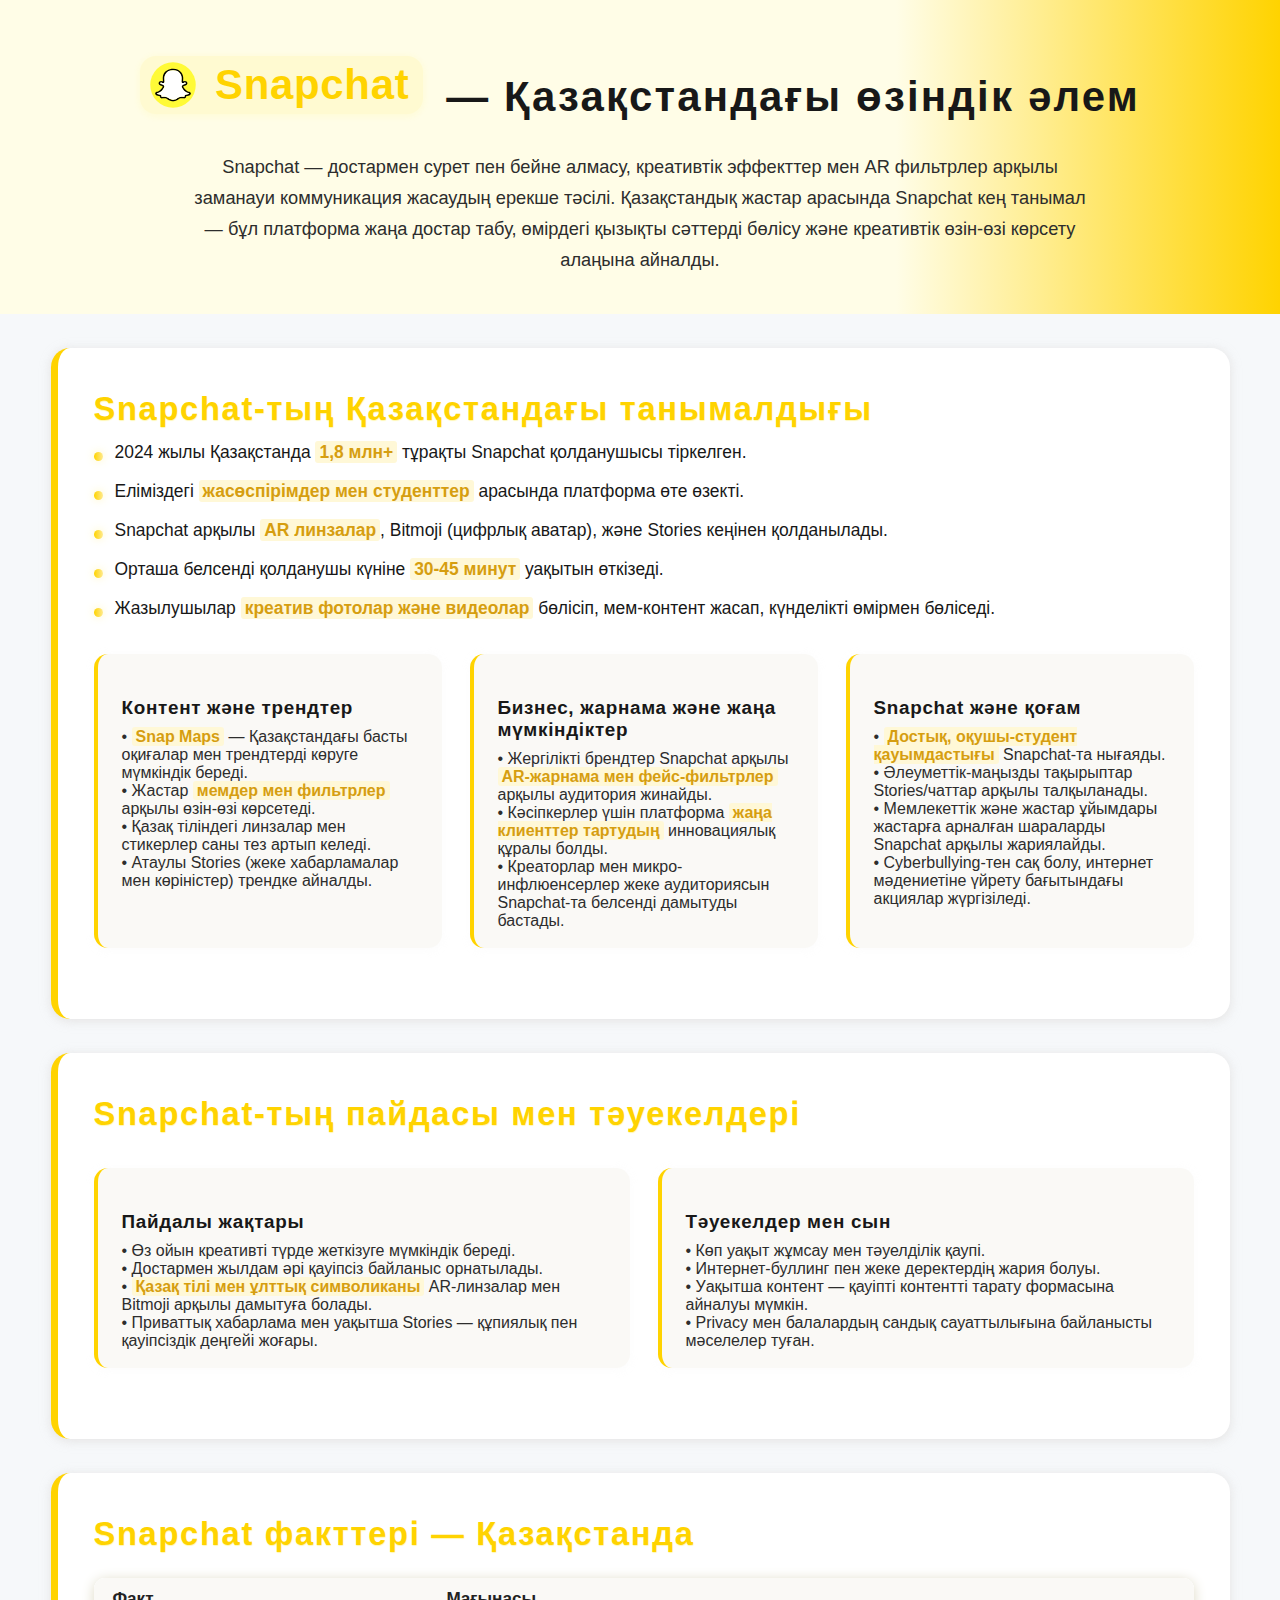
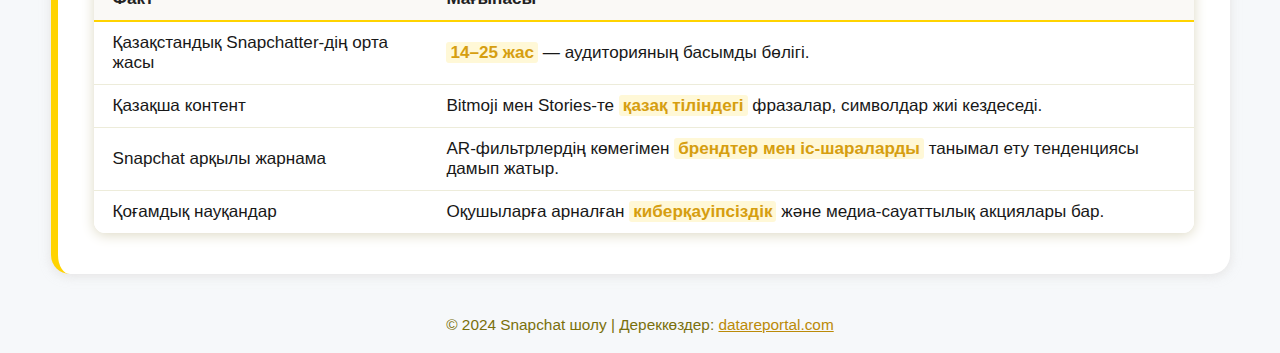
<file: snapchat.html>
<!DOCTYPE html>
<html lang="kk">
<head>
    <meta charset="UTF-8">
    <title>Snapchat — Қазақстандағы танымалдық пен әсер</title>
    <meta name="viewport" content="width=device-width,initial-scale=1.0">
    <style>
        :root {
            --main-bg: #f6f8fa;
            --accent: #ffd300; /* Lighter, less saturated Snapchat yellow */
            --soft-accent: #fff7b2;
            --text-main: #181818;   /* Very dark for main text */
            --text-secondary: #2d2d2d; /* Darker secondary text for contrast */
            --border: #f7e24b;
            --section: #ffffff;
            --snap-black: #111;
            --highlight: #d69e10;
        }
        html {
            background: var(--main-bg);
            color: var(--text-main);
        }
        body {
            margin: 0;
            padding: 0;
            background: var(--main-bg);
            font-family: 'Segoe UI', 'Roboto', Arial, sans-serif;
            min-height: 100vh;
            overflow-x: hidden;
            color: var(--text-main);
        }
        .cyber-header {
            padding: 56px 15px 38px 15px;
            background: linear-gradient(90deg, #fffde7 70%, #ffd300 100%);
            text-align: center;
            position: relative;
            overflow: hidden;
        }
        .cyber-header-logo {
            display: flex;
            justify-content: center;
            align-items: center;
            gap: 12px;
            margin-bottom: 26px;
        }
        .snapchat-svg {
            width: 48px;
            height: 48px;
            display: inline-block;
            vertical-align: middle;
        }
        .cyber-header h1 {
            font-size: 2.62rem;
            font-weight: 700;
            margin: 0;
            letter-spacing: 2.2px;
            filter: none;
            animation: text-slide-in 1.7s cubic-bezier(.47,.97,.33,1.09);
            color: var(--text-main);
            background: unset;
            -webkit-background-clip: unset;
            -webkit-text-fill-color: unset;
        }
        .cyber-header p {
            font-size: 1.14rem;
            color: var(--text-secondary);
            margin-top: 31px;
            margin-bottom: 0;
            line-height: 1.7;
            animation: fade-in-text 2s 0.4s backwards;
            max-width: 900px;
            display: inline-block;
            background: none;
        }
        @keyframes text-slide-in {
          0% { opacity:0; filter: blur(12px) grayscale(1); transform: translateY(60px);}
          50% { opacity:0.3;}
          100%{opacity:1; filter:none; transform: none;}
        }
        @keyframes fade-in-text {
          0% {opacity: 0; filter: blur(7px);}
          100% {opacity:1; filter: none;}
        }
        .section {
            background: var(--section);
            border-radius: 19px;
            box-shadow: 0 2px 12px #e3e3e3b5, 0 1.5px 7px #eae9e992;
            margin: 34px auto 34px auto;
            max-width: 1100px;
            padding: 42px 36px 36px 36px;
            position: relative;
            transition: box-shadow 0.21s;
            border-left: 7px solid var(--accent);
            animation: fade-in-text 1.25s;
        }
        .section-title {
            font-size: 2.04rem;
            color: var(--accent);
            margin-bottom: 14px;
            font-weight: bold;
            letter-spacing: 1.7px;
            filter: none;
            animation: stagger-fade 1.3s;
            text-shadow: 0 0.5px 1px #fff7b2;
        }
        @keyframes stagger-fade {
            from { opacity: 0; transform: translateX(-25px);}
            to { opacity: 1; transform: none;}
        }
        .stat-list {
            margin: 0 0 28px 0;
            padding: 0;
            list-style: none;
        }
        .stat-list li {
            margin-bottom: 18px;
            padding-left: 21px;
            position: relative;
            font-size: 1.09em;
        }
        .stat-list li:before {
            content: '';
            display: inline-block;
            width: 9px;
            height: 9px;
            background: linear-gradient(90deg, var(--accent), #ffe988 95%);
            box-shadow: 0 0 8px #ffe95560;
            border-radius: 50%;
            position: absolute;
            left: 0;
            top: 10px;
        }
        .info-grid {
            display: grid;
            grid-template-columns: repeat(auto-fit,minmax(270px,1fr));
            gap: 28px;
            margin: 35px 0;
        }
        .info-box {
            background: #faf9f6;
            border-radius: 14px;
            padding: 24px 20px 18px 24px;
            box-shadow: 0 1.5px 8px #ececec27;
            border-left: 4px solid var(--accent);
            transition: box-shadow 0.21s, border-left-color 0.35s;
            animation: fade-in-text 1.3s;
        }
        .info-box:hover {
            box-shadow: 0 0 15px #ffd30055, 0 1.5px 8px #ffe90c22;
            border-left-color: #ffd300;
            transform: translateY(-2px) scale(1.01);
        }
        .info-box h3 {
            font-size: 1.18rem;
            color: var(--text-main);
            margin-bottom: 9px;
            font-weight: 600;
            letter-spacing: .7px;
        }
        .info-box p {
            margin: 0;
            color: var(--text-secondary);
        }
        .styled-table {
            width: 100%;
            border-collapse: collapse;
            margin: 25px 0 5px 0;
            background: #fff;
            border-radius: 11px;
            overflow: hidden;
            box-shadow: 0 2px 13px #ddd9c4;
            font-size: 1.07em;
        }
        .styled-table th, .styled-table td {
            padding: 11px 19px;
            text-align: left;
        }
        .styled-table th {
            background: #faf9f6;
            color: #222;
            font-weight: 700;
            border-bottom: 2.3px solid var(--accent);
        }
        .styled-table tr {
            transition: background 0.15s;
            background: #fff;
        }
        .styled-table tr:hover {
            background: #fff5d6 !important;
        }
        .styled-table td {
            color: var(--text-main);
            border-bottom: 1px solid #edecda;
        }
        .styled-table tr:last-child td {
            border-bottom: none;
        }
        .logo-pill {
            display: inline-flex;
            align-items: center;
            gap: 9px;
            background: #fffad1;
            border-radius: 16px;
            padding: 3px 14px 3px 7px;
            color: var(--accent);
            font-weight: 600;
            font-size: 1em;
            letter-spacing: .7px;
            margin-right: 9px;
            box-shadow: 0 1.5px 7px #ffe92819;
        }
        .logo-svg {
            width: 52px;
            height: 52px;
            margin-right: 7px;
            vertical-align: middle;
        }
        .highlight {
            color: var(--highlight);
            font-weight: 600;
            background: #fff8d7;
            padding: 1px 4px;
            border-radius: 3px;
        }
        .demography {
            color: var(--text-secondary);
            font-size: 0.97em;
            margin-top: 3px;
            margin-left: 31px;
        }
        @media (max-width: 950px) {
            .section { padding: 30px 7vw 24px 5vw;}
            .styled-table th, .styled-table td {padding:8px 7px;}
        }
        @media (max-width: 520px) {
            .cyber-header h1 {font-size:1.21rem;}
            .section-title {font-size:1.04rem;}
            .section {padding:14vw 3vw;}
        }
        .aos-animate {
            opacity: 1 !important;
            transform: none !important;
        }
        [data-aos] {
            opacity: 0;
            transform: translateY(35px);
            transition: opacity 0.98s cubic-bezier(.23,.96,.51,1.04), transform 0.69s;
        }
        a {
            color: #bb8a08;
            text-decoration: underline;
        }
        a:hover {
            text-decoration: none;
            color: #7b6100;
        }
    </style>
</head>
<body>
    <section class="cyber-header">
        <h1>
            <span class="logo-pill">
                <svg class="logo-svg" viewBox="0 0 32 32" fill="none" xmlns="http://www.w3.org/2000/svg">
                    <circle cx="16" cy="16" r="14" fill="#FFFA37"/>
                    <path fill-rule="evenodd" clip-rule="evenodd" d="M21.0255 8.18551C20.0601 6.96879 18.4673 6 16.0118 6C13.9091 6.02071 9.70378 7.18445 9.70378 11.6738C9.70378 12.3294 9.75568 13.2075 9.80103 13.8541C9.74758 13.8386 9.68188 13.8095 9.57775 13.7596L9.56328 13.7527C9.37915 13.6643 9.09918 13.5298 8.7098 13.5298C8.31645 13.5298 7.93611 13.6839 7.65375 13.9124C7.37309 14.1394 7.13333 14.4885 7.13333 14.9105C7.13333 15.4384 7.43041 15.7888 7.77778 16.0135C8.08632 16.2131 8.47538 16.3406 8.78337 16.4415L8.81382 16.4514C9.14349 16.5596 9.3851 16.642 9.55169 16.7458C9.68136 16.8267 9.70104 16.8778 9.70348 16.9264C9.70179 16.9333 9.69782 16.9482 9.68919 16.9724C9.67141 17.0224 9.64184 17.0899 9.59862 17.1743C9.5124 17.3427 9.38667 17.5498 9.23711 17.7706C8.93539 18.2161 8.56717 18.673 8.29212 18.9376C8.02082 19.1986 7.57562 19.5229 7.11016 19.7811C6.87933 19.9091 6.6536 20.0152 6.45167 20.0881C6.24322 20.1633 6.09047 20.192 5.99608 20.192C5.92136 20.192 5.85669 20.2073 5.82847 20.2144C5.7888 20.2243 5.74774 20.2374 5.70713 20.2527C5.62657 20.2829 5.53056 20.3283 5.43546 20.3923C5.25377 20.5146 5 20.7612 5 21.1502C5 21.3532 5.04766 21.5251 5.13005 21.6742C5.20217 21.8047 5.29487 21.9038 5.34823 21.9608L5.35615 21.9692L5.37091 21.9851C5.66435 22.3008 6.15008 22.5205 6.62162 22.6712C7.02679 22.8007 7.4798 22.8972 7.92122 22.9551C7.92745 22.9836 7.93397 23.0142 7.9411 23.0478L7.9434 23.0587C7.97119 23.1897 8.008 23.3633 8.06221 23.5234C8.11336 23.6744 8.20599 23.8977 8.39564 24.0568C8.63717 24.2593 8.95308 24.2798 9.1592 24.279C9.38047 24.2781 9.63881 24.2469 9.88394 24.2174L9.90481 24.2149C10.2497 24.1733 10.6106 24.1304 10.9843 24.1304C11.6663 24.1304 12.1035 24.4153 12.7894 24.8837L12.794 24.8869C13.0316 25.0492 13.2976 25.2308 13.6 25.4095C14.6122 26.0076 15.4346 26.0025 15.9007 25.9995C15.9315 25.9993 15.9606 25.9992 15.9882 25.9992C16.0158 25.9992 16.0452 25.9993 16.0761 25.9995C16.543 26.0025 17.3873 26.0079 18.4 25.4095C18.7024 25.2308 18.9684 25.0492 19.2059 24.8869L19.2106 24.8837C19.8965 24.4153 20.3337 24.1304 21.0157 24.1304C21.3894 24.1304 21.7503 24.1733 22.0952 24.2149L22.1161 24.2174C22.3612 24.2469 22.6195 24.2781 22.8408 24.279C23.0469 24.2798 23.3628 24.2593 23.6044 24.0568C23.794 23.8977 23.8866 23.6744 23.9378 23.5234C23.992 23.3634 24.0288 23.1898 24.0566 23.0587L24.0589 23.0478C24.066 23.0142 24.0725 22.9836 24.0788 22.9551C24.5202 22.8972 24.9732 22.8007 25.3784 22.6712C25.8499 22.5205 26.3357 22.3007 26.6291 21.985L26.6439 21.9692L26.6517 21.9608C26.7051 21.9038 26.7978 21.8047 26.8699 21.6742C26.9523 21.5251 27 21.3532 27 21.1502C27 20.7612 26.7462 20.5146 26.5645 20.3923C26.4694 20.3283 26.3734 20.2829 26.2929 20.2527C26.2523 20.2374 26.2112 20.2243 26.1715 20.2144C26.1433 20.2073 26.0786 20.192 26.0039 20.192C25.9095 20.192 25.7568 20.1633 25.5483 20.0881C25.3464 20.0152 25.1207 19.9091 24.8898 19.7811C24.4244 19.5229 23.9792 19.1986 23.7079 18.9376C23.4328 18.673 23.0646 18.2161 22.7629 17.7706C22.6133 17.5498 22.4876 17.3427 22.4014 17.1743C22.3582 17.0899 22.3286 17.0224 22.3108 16.9724C22.3022 16.9482 22.2982 16.9333 22.2965 16.9264C22.299 16.8778 22.3186 16.8267 22.4483 16.7458C22.6149 16.642 22.8565 16.5596 23.1862 16.4514L23.2166 16.4415C23.5246 16.3406 23.9137 16.2131 24.2222 16.0135C24.5696 15.7888 24.8667 15.4384 24.8667 14.9105C24.8667 14.4885 24.6269 14.1394 24.3462 13.9124C24.0639 13.6839 23.6835 13.5298 23.2902 13.5298C22.9008 13.5298 22.6209 13.6643 22.4367 13.7527L22.4223 13.7596C22.3181 13.8095 22.2524 13.8386 22.199 13.8541C22.2443 13.2075 22.2962 12.3294 22.2962 11.6738C22.2962 10.7837 21.9726 9.37904 21.0255 8.18551ZM11.7832 8.77274C10.9822 9.77549 10.7077 10.9662 10.7077 11.6738C10.7077 12.3299 10.7633 13.2413 10.8102 13.8949C10.8258 14.1119 10.7813 14.365 10.5917 14.5658C10.3998 14.7691 10.1388 14.8351 9.90561 14.8351C9.56889 14.8351 9.3128 14.7119 9.14898 14.6331L9.12996 14.624C8.94718 14.5363 8.85108 14.4956 8.7098 14.4956C8.58128 14.4956 8.42437 14.5508 8.29994 14.6515C8.17382 14.7535 8.13725 14.8534 8.13725 14.9105C8.13725 15.0269 8.18018 15.1101 8.33794 15.2121C8.52427 15.3326 8.78976 15.4232 9.13779 15.5374L9.16809 15.5473C9.45712 15.642 9.81511 15.7593 10.0976 15.9354C10.4147 16.133 10.7077 16.4507 10.7077 16.9401C10.7077 17.0684 10.6722 17.1919 10.6389 17.2854C10.6028 17.3869 10.554 17.4941 10.4992 17.601C10.3896 17.8152 10.2413 18.0571 10.0783 18.2978C9.75483 18.7754 9.3437 19.2918 9.002 19.6205C8.65655 19.9528 8.13703 20.3263 7.61159 20.6178C7.34696 20.7645 7.07068 20.8961 6.80428 20.9923C6.56581 21.0783 6.3088 21.1457 6.06224 21.1563C6.0561 21.1589 6.04931 21.162 6.0422 21.1655C6.03083 21.1713 6.0202 21.1774 6.01092 21.1837L6.00618 21.187C6.00711 21.1936 6.00817 21.1985 6.00906 21.202C6.01103 21.2097 6.01337 21.2152 6.01652 21.2209C6.02619 21.2384 6.04143 21.2579 6.1031 21.324L6.11928 21.3413C6.23038 21.4609 6.50416 21.616 6.93815 21.7547C7.35148 21.8868 7.84023 21.9822 8.30201 22.026C8.53305 22.0479 8.66621 22.1923 8.72257 22.2701C8.78059 22.3501 8.81377 22.4347 8.83316 22.4908C8.87067 22.5994 8.899 22.7332 8.92135 22.8387L8.92474 22.8547C8.95525 22.9985 8.98194 23.1215 9.01675 23.2242C9.02905 23.2606 9.0404 23.2882 9.05017 23.3085C9.0722 23.3111 9.10599 23.3135 9.15493 23.3133C9.36726 23.3124 9.57984 23.2808 9.79022 23.2554C10.1268 23.2148 10.5433 23.1646 10.9843 23.1646C12.0071 23.1646 12.682 23.6258 13.334 24.0713L13.3706 24.0963C13.6118 24.261 13.8536 24.4259 14.1255 24.5866C14.8917 25.0394 15.4747 25.0361 15.9007 25.0337C15.9306 25.0336 15.9598 25.0334 15.9882 25.0334C16.0164 25.0334 16.0454 25.0336 16.0753 25.0337C16.5059 25.036 17.1085 25.0393 17.8745 24.5866C18.1464 24.4259 18.3882 24.261 18.6294 24.0963L18.666 24.0713C19.318 23.6258 19.9929 23.1646 21.0157 23.1646C21.4567 23.1646 21.8732 23.2148 22.2098 23.2554L22.2199 23.2566C22.4921 23.2894 22.6913 23.3126 22.8451 23.3133C22.894 23.3135 22.9278 23.3111 22.9498 23.3085C22.9596 23.2882 22.9709 23.2606 22.9833 23.2242C23.0181 23.1215 23.0447 22.9985 23.0753 22.8547L23.0787 22.8387C23.101 22.7331 23.1293 22.5994 23.1668 22.4908C23.1862 22.4347 23.2194 22.3501 23.2774 22.2701C23.3338 22.1923 23.467 22.0479 23.698 22.026C24.1598 21.9822 24.6485 21.8868 25.0618 21.7547C25.4958 21.616 25.7696 21.4609 25.8807 21.3414L25.8969 21.324C25.9585 21.2579 25.9738 21.2384 25.9835 21.2209C25.9866 21.2152 25.989 21.2097 25.9909 21.202C25.9918 21.1985 25.9929 21.1936 25.9938 21.187L25.9891 21.1837C25.9798 21.1774 25.9692 21.1713 25.9578 21.1655C25.9507 21.1619 25.9439 21.1589 25.9378 21.1563C25.6912 21.1457 25.4342 21.0783 25.1957 20.9923C24.9293 20.8961 24.653 20.7645 24.3884 20.6178C23.863 20.3263 23.3435 19.9528 22.998 19.6205C22.6563 19.2918 22.2452 18.7754 21.9217 18.2978C21.7587 18.0571 21.6104 17.8152 21.5008 17.601C21.446 17.4941 21.3972 17.3869 21.3611 17.2854C21.3278 17.1919 21.2923 17.0684 21.2923 16.9401C21.2923 16.4507 21.5853 16.133 21.9024 15.9354C22.1849 15.7593 22.5429 15.642 22.8319 15.5473L22.8622 15.5374C23.2102 15.4232 23.4757 15.3326 23.6621 15.2121C23.8198 15.1101 23.8627 15.0269 23.8627 14.9105C23.8627 14.8534 23.8262 14.7535 23.7001 14.6515C23.5756 14.5508 23.4187 14.4956 23.2902 14.4956C23.1489 14.4956 23.0528 14.5363 22.87 14.624L22.851 14.6331C22.6872 14.7119 22.4311 14.8351 22.0944 14.8351C21.8612 14.8351 21.6002 14.7691 21.4083 14.5658C21.2187 14.365 21.1742 14.1119 21.1898 13.8949C21.2367 13.2413 21.2923 12.3299 21.2923 11.6738C21.2923 10.9643 21.0227 9.77352 20.2275 8.77149C19.4508 7.79264 18.1523 6.96575 16.0118 6.96575C13.871 6.96575 12.566 7.79288 11.7832 8.77274Z" fill="#000000"/>
                    <path fill-rule="evenodd" clip-rule="evenodd" d="M11.7829 8.77281C10.9818 9.77556 10.7074 10.9662 10.7074 11.6738C10.7074 12.3299 10.763 13.2414 10.8099 13.895C10.8254 14.112 10.7809 14.365 10.5914 14.5659C10.3995 14.7692 10.1385 14.8352 9.90529 14.8352C9.56858 14.8352 9.31249 14.712 9.14866 14.6332L9.12964 14.624C8.94686 14.5364 8.85077 14.4956 8.70949 14.4956C8.58097 14.4956 8.42405 14.5509 8.29963 14.6515C8.1735 14.7536 8.13694 14.8535 8.13694 14.9106C8.13694 15.027 8.17987 15.1101 8.33763 15.2122C8.52395 15.3327 8.78944 15.4233 9.13748 15.5374L9.16778 15.5474C9.4568 15.6421 9.81479 15.7593 10.0973 15.9354C10.4144 16.1331 10.7074 16.4508 10.7074 16.9402C10.7074 17.0685 10.6719 17.192 10.6386 17.2855C10.6025 17.387 10.5536 17.4942 10.4989 17.6011C10.3893 17.8153 10.241 18.0572 10.0779 18.2979C9.75451 18.7754 9.34339 19.2918 9.00168 19.6206C8.65623 19.9529 8.13672 20.3264 7.61127 20.6178C7.34664 20.7646 7.07037 20.8962 6.80396 20.9923C6.56549 21.0784 6.30848 21.1458 6.06192 21.1563C6.05578 21.1589 6.04899 21.162 6.04188 21.1656C6.03051 21.1713 6.01988 21.1775 6.01061 21.1837L6.00586 21.187C6.00679 21.1937 6.00785 21.1986 6.00874 21.2021C6.01071 21.2098 6.01305 21.2153 6.01621 21.221C6.02587 21.2385 6.04112 21.258 6.10279 21.3241L6.11897 21.3414C6.23006 21.4609 6.50385 21.616 6.93783 21.7548C7.35116 21.8869 7.83992 21.9823 8.30169 22.0261C8.53273 22.048 8.6659 22.1924 8.72226 22.2701C8.78027 22.3502 8.81345 22.4348 8.83284 22.4909C8.87035 22.5995 8.89868 22.7332 8.92103 22.8387L8.92443 22.8548C8.95494 22.9986 8.98162 23.1215 9.01643 23.2243C9.02873 23.2606 9.04009 23.2883 9.04986 23.3086C9.07189 23.3111 9.10567 23.3135 9.15461 23.3133C9.36694 23.3125 9.57952 23.2808 9.7899 23.2555C10.1265 23.2149 10.543 23.1647 10.984 23.1647C12.0068 23.1647 12.6817 23.6259 13.3336 24.0713L13.3702 24.0963C13.6115 24.2611 13.8533 24.426 14.1252 24.5867C14.8914 25.0395 15.4744 25.0362 15.9003 25.0338C15.9303 25.0336 15.9595 25.0335 15.9879 25.0335C16.0161 25.0335 16.0451 25.0336 16.075 25.0338C16.5056 25.0361 17.1081 25.0394 17.8742 24.5867C18.1461 24.426 18.3879 24.2611 18.6291 24.0963L18.6657 24.0713C19.3177 23.6259 19.9926 23.1647 21.0154 23.1647C21.4564 23.1647 21.8729 23.2149 22.2095 23.2555L22.2196 23.2567C22.4918 23.2895 22.691 23.3127 22.8448 23.3133C22.8937 23.3135 22.9275 23.3111 22.9495 23.3086C22.9593 23.2883 22.9706 23.2606 22.9829 23.2243C23.0177 23.1215 23.0444 22.9986 23.0749 22.8548L23.0783 22.8387C23.1007 22.7332 23.129 22.5995 23.1665 22.4909C23.1859 22.4347 23.2191 22.3502 23.2771 22.2701C23.3335 22.1923 23.4666 22.048 23.6977 22.0261C24.1595 21.9823 24.6482 21.8869 25.0615 21.7548C25.4955 21.616 25.7693 21.461 25.8804 21.3414L25.8966 21.3241C25.9582 21.258 25.9735 21.2385 25.9832 21.221C25.9863 21.2153 25.9887 21.2098 25.9906 21.2021C25.9915 21.1986 25.9926 21.1937 25.9935 21.187L25.9888 21.1837C25.9795 21.1775 25.9689 21.1713 25.9575 21.1656C25.9504 21.162 25.9436 21.1589 25.9374 21.1563C25.6909 21.1458 25.4339 21.0784 25.1954 20.9923C24.929 20.8962 24.6527 20.7646 24.3881 20.6178C23.8626 20.3264 23.3431 19.9529 22.9977 19.6206C22.656 19.2918 22.2449 18.7754 21.9214 18.2979C21.7584 18.0572 21.6101 17.8153 21.5004 17.6011C21.4457 17.4942 21.3969 17.387 21.3607 17.2855C21.3275 17.192 21.292 17.0685 21.292 16.9402C21.292 16.4508 21.585 16.1331 21.9021 15.9354C22.1846 15.7593 22.5426 15.6421 22.8316 15.5474L22.8619 15.5374C23.2099 15.4233 23.4754 15.3327 23.6617 15.2122C23.8195 15.1101 23.8624 15.027 23.8624 14.9106C23.8624 14.8535 23.8259 14.7536 23.6997 14.6515C23.5753 14.5509 23.4184 14.4956 23.2899 14.4956C23.1486 14.4956 23.0525 14.5364 22.8697 14.624L22.8507 14.6332C22.6869 14.712 22.4308 14.8352 22.0941 14.8352C21.8609 14.8352 21.5999 14.7692 21.408 14.5659C21.2184 14.365 21.1739 14.112 21.1895 13.895C21.2364 13.2414 21.292 12.3299 21.292 11.6738C21.292 10.9644 21.0224 9.7736 20.2272 8.77157C19.4505 7.79271 18.152 6.96582 16.0114 6.96582C13.8706 6.96582 12.5657 7.79296 11.7829 8.77281Z" fill="white"/>
                    </svg>
                Snapchat
            </span>
            — Қазақстандағы өзіндік әлем
        </h1>
        <p>
            Snapchat — достармен сурет пен бейне алмасу, креативтік эффекттер мен AR фильтрлер арқылы заманауи коммуникация жасаудың ерекше тәсілі. Қазақстандық жастар арасында Snapchat кең танымал — бұл платформа жаңа достар табу, өмірдегі қызықты сәттерді бөлісу және креативтік өзін-өзі көрсету алаңына айналды.
        </p>
    </section>
    <section class="section">
        <div class="section-title">Snapchat-тың Қазақстандағы танымалдығы</div>
        <ul class="stat-list">
            <li>2024 жылы Қазақстанда <span class="highlight">1,8 млн+</span> тұрақты Snapchat қолданушысы тіркелген.</li>
            <li>Еліміздегі <span class="highlight">жасөспірімдер мен студенттер</span> арасында платформа өте өзекті.</li>
            <li>Snapchat арқылы <span class="highlight">AR линзалар</span>, Bitmoji (цифрлық аватар), және Stories кеңінен қолданылады.</li>
            <li>Орташа белсенді қолданушы күніне <span class="highlight">30-45 минут</span> уақытын өткізеді.</li>
            <li>Жазылушылар <span class="highlight">креатив фотолар және видеолар</span> бөлісіп, мем-контент жасап, күнделікті өмірмен бөліседі.</li>
        </ul>
        <div class="info-grid">
            <div class="info-box">
                <h3>Контент және трендтер</h3>
                <p>
                    • <span class="highlight">Snap Maps</span> — Қазақстандағы басты оқиғалар мен трендтерді көруге мүмкіндік береді.<br>
                    • Жастар <span class="highlight">мемдер мен фильтрлер</span> арқылы өзін-өзі көрсетеді.<br>
                    • Қазақ тіліндегі линзалар мен стикерлер саны тез артып келеді.<br>
                    • Атаулы Stories (жеке хабарламалар мен көріністер) трендке айналды.
                </p>
            </div>
            <div class="info-box">
                <h3>Бизнес, жарнама және жаңа мүмкіндіктер</h3>
                <p>
                    • Жергілікті брендтер Snapchat арқылы <span class="highlight">AR-жарнама мен фейс-фильтрлер</span> арқылы аудитория жинайды.<br>
                    • Кәсіпкерлер үшін платформа <span class="highlight">жаңа клиенттер тартудың</span> инновациялық құралы болды.<br>
                    • Креаторлар мен микро-инфлюенсерлер жеке аудиториясын Snapchat-та белсенді дамытуды бастады.
                </p>
            </div>
            <div class="info-box">
                <h3>Snapchat және қоғам</h3>
                <p>
                    • <span class="highlight">Достық, оқушы-студент қауымдастығы</span> Snapchat-та нығаяды.<br>
                    • Әлеуметтік-маңызды тақырыптар Stories/чаттар арқылы талқыланады.<br>
                    • Мемлекеттік және жастар ұйымдары жастарға арналған шараларды Snapchat арқылы жариялайды.<br>
                    • Cyberbullying-тен сақ болу, интернет мәдениетіне үйрету бағытындағы акциялар жүргізіледі.
                </p>
            </div>
        </div>
    </section>
    <section class="section">
        <div class="section-title">Snapchat-тың пайдасы мен тәуекелдері</div>
        <div class="info-grid">
            <div class="info-box">
                <h3>Пайдалы жақтары</h3>
                <p>
                    • Өз ойын креативті түрде жеткізуге мүмкіндік береді.<br>
                    • Достармен жылдам әрі қауіпсіз байланыс орнатылады.<br>
                    • <span class="highlight">Қазақ тілі мен ұлттық символиканы</span> AR-линзалар мен Bitmoji арқылы дамытуға болады.<br>
                    • Приваттық хабарлама мен уақытша Stories — құпиялық пен қауіпсіздік деңгейі жоғары.
                </p>
            </div>
            <div class="info-box">
                <h3>Тәуекелдер мен сын</h3>
                <p>
                    • Көп уақыт жұмсау мен тәуелділік қаупі.<br>
                    • Интернет-буллинг пен жеке деректердің жария болуы.<br>
                    • Уақытша контент — қауіпті контентті тарату формасына айналуы мүмкін.<br>
                    • Privacy мен балалардың сандық сауаттылығына байланысты мәселелер туған.
                </p>
            </div>
        </div>
    </section>
    <section class="section">
        <div class="section-title">Snapchat факттері — Қазақстанда</div>
        <table class="styled-table">
            <thead>
                <tr>
                    <th>Факт</th>
                    <th>Мағынасы</th>
                </tr>
            </thead>
            <tbody>
                <tr>
                    <td>Қазақстандық Snapchatter-дің орта жасы</td>
                    <td><span class="highlight">14–25 жас</span> — аудиторияның басымды бөлігі.</td>
                </tr>
                <tr>
                    <td>Қазақша контент</td>
                    <td>Bitmoji мен Stories-те <span class="highlight">қазақ тіліндегі</span> фразалар, символдар жиі кездеседі.</td>
                </tr>
                <tr>
                    <td>Snapchat арқылы жарнама</td>
                    <td>AR-фильтрлердің көмегімен <span class="highlight">брендтер мен іс-шараларды</span> танымал ету тенденциясы дамып жатыр.</td>
                </tr>
                <tr>
                    <td>Қоғамдық науқандар</td>
                    <td>Оқушыларға арналған <span class="highlight">киберқауіпсіздік</span> және медиа-сауаттылық акциялары бар.</td>
                </tr>
            </tbody>
        </table>
    </section>
    <footer style="text-align:center;margin:42px 0 19px 0;color:#7a700c;font-size:.96em;">
        © 2024 Snapchat шолу | Дереккөздер: <a href="https://datareportal.com/reports/digital-2024-kazakhstan" target="_blank" rel="noopener">datareportal.com</a>
    </footer>
</body>
</html>
</file>
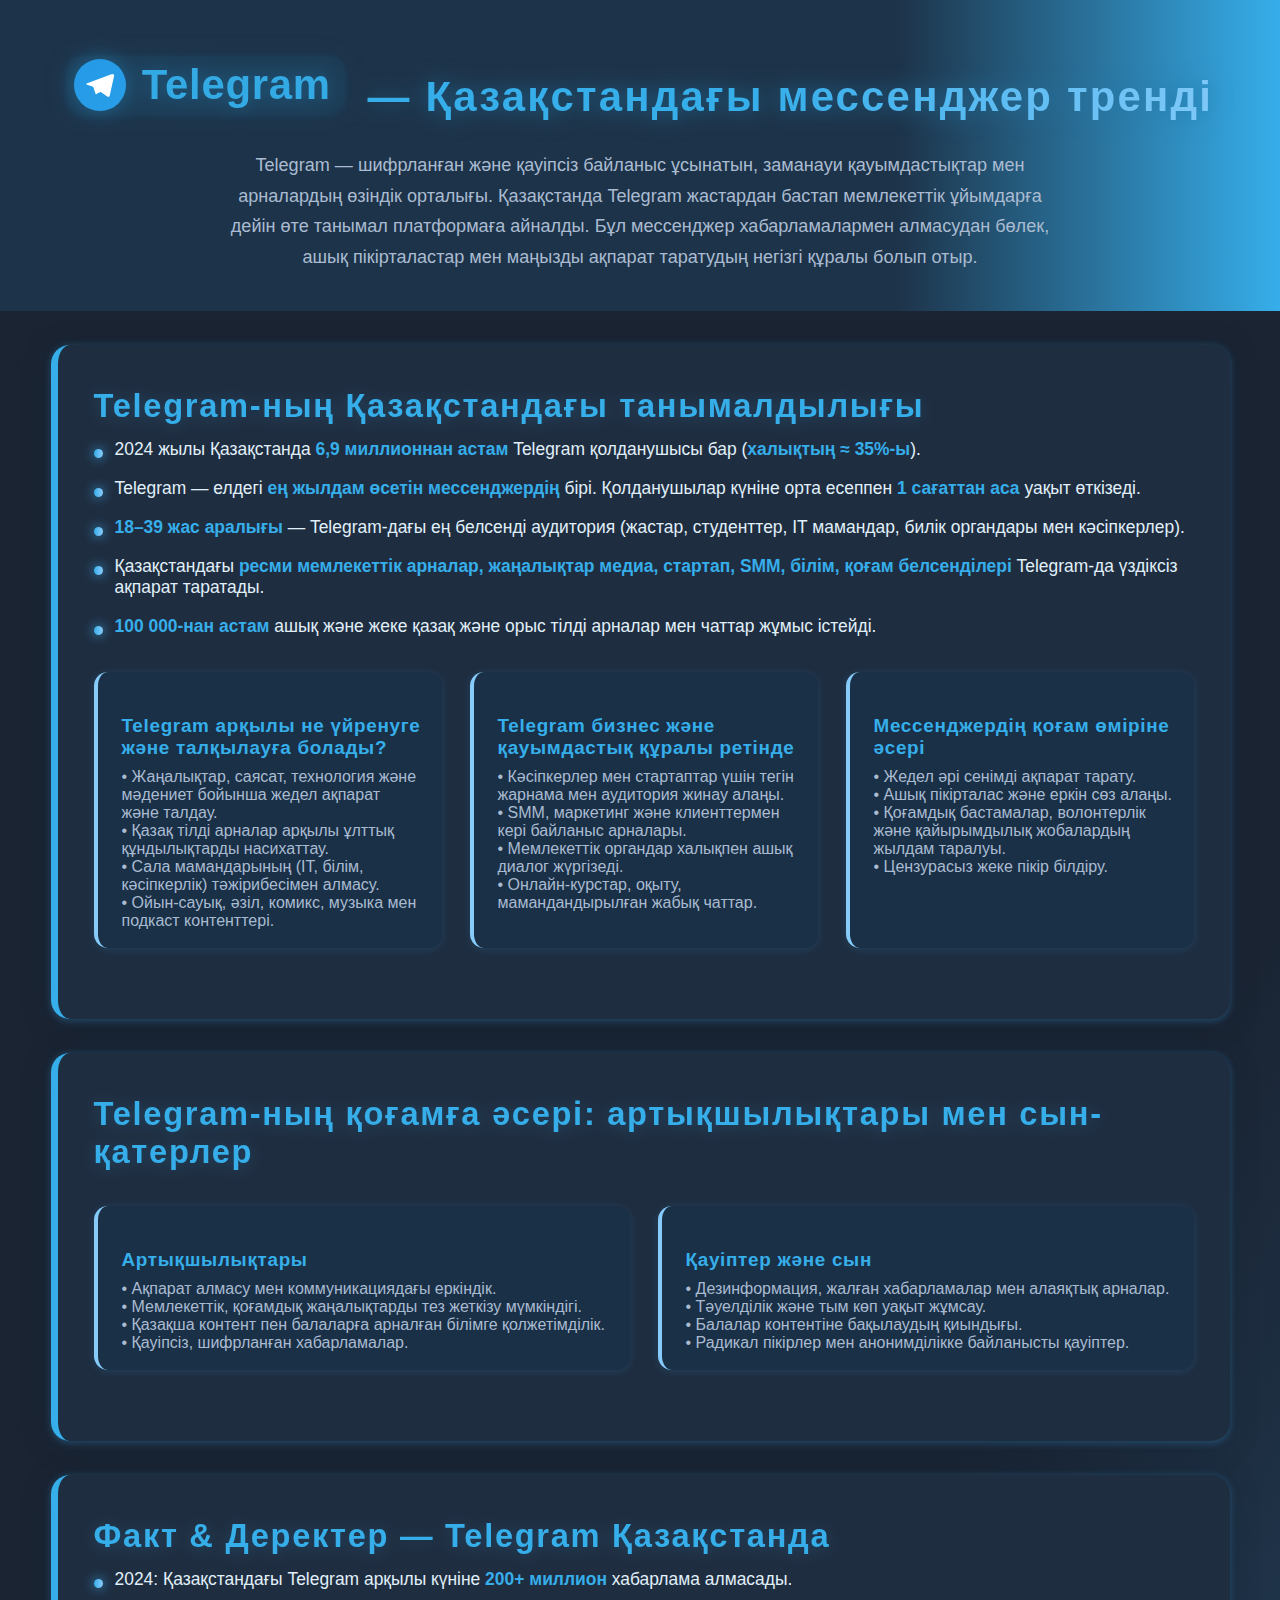
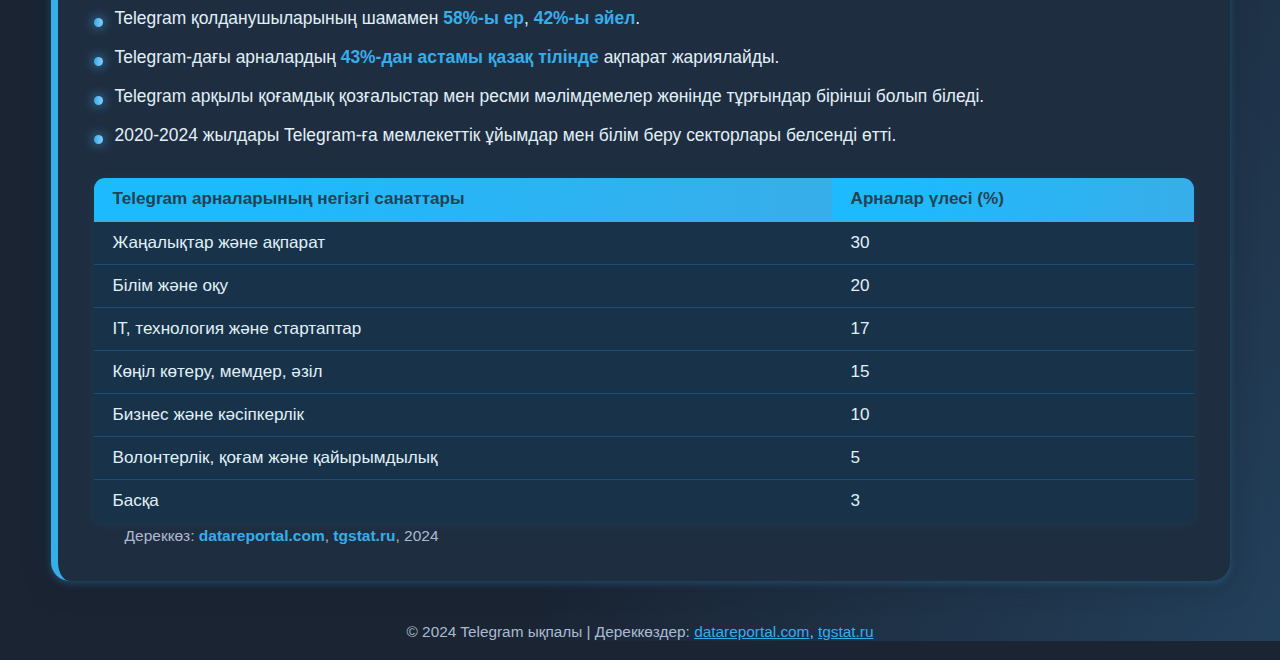
<file: telegram.html>
<!DOCTYPE html>
<html lang="kk">
<head>
    <meta charset="UTF-8">
    <title>Telegram — Қазақстандағы байланыс және еркін пікір</title>
    <meta name="viewport" content="width=device-width,initial-scale=1.0">
    <style>
        :root {
            --main-bg: #1a2433;
            --accent: #36aeea;
            --soft-accent: #87cbfa;
            --text-main: #e0f0fa;
            --text-secondary: #aabbd1;
            --border: #2f7cae;
            --section: #1f2d40;
        }
        html {
            background: var(--main-bg);
            color: var(--text-main);
        }
        body {
            margin: 0;
            padding: 0;
            background: linear-gradient(120deg, #1a2433 70%, #23405b 100%);
            font-family: 'Segoe UI', 'Roboto', Arial, sans-serif;
            min-height: 100vh;
            overflow-x: hidden;
        }
        .cyber-header {
            padding: 56px 15px 38px 15px;
            background: linear-gradient(90deg, #1d3349 70%, #36aeea 100%);
            text-align: center;
            position: relative;
            overflow: hidden;
        }
        .cyber-header h1 {
            font-size: 2.62rem;
            font-weight: 700;
            color: var(--accent);
            letter-spacing: 2.2px;
            margin: 0;
            filter: drop-shadow(0 0 11px #2176a6c5);
            animation: text-slide-in 1.7s cubic-bezier(.47,.97,.33,1.09);
            background: linear-gradient(90deg, var(--accent) 60%, var(--soft-accent) 100%);
            -webkit-background-clip: text;
            -webkit-text-fill-color: transparent;
        }
        .cyber-header p {
            font-size: 1.13rem;
            color: var(--text-secondary);
            margin-top: 29px;
            margin-bottom: 0;
            line-height: 1.7;
            animation: fade-in-text 2s 0.4s backwards;
            max-width: 850px;
            display: inline-block;
        }
        @keyframes text-slide-in {
            0% { opacity:0; filter: blur(12px) grayscale(1); transform: translateY(60px);}
            50% { opacity:0.3;}
            100%{opacity:1; filter:none; transform: none;}
        }
        @keyframes fade-in-text {
            0% {opacity: 0; filter: blur(7px);}
            100% {opacity:1; filter: none;}
        }
        .section {
            background: var(--section);
            border-radius: 19px;
            box-shadow: 0 4px 24px #17253680, 0 1.5px 7px #318ec781;
            margin: 34px auto 34px auto;
            max-width: 1100px;
            padding: 42px 36px 36px 36px;
            position: relative;
            transition: box-shadow 0.21s;
            border-left: 7px solid var(--accent);
            animation: fade-in-text 1.25s;
        }
        .section-title {
            font-size: 2.04rem;
            color: var(--accent);
            margin-bottom: 14px;
            font-weight: bold;
            letter-spacing: 1.7px;
            filter: drop-shadow(0 2px 8px #37beff35);
            animation: stagger-fade 1.3s;
        }
        @keyframes stagger-fade {
            from { opacity: 0; transform: translateX(-25px);}
            to { opacity: 1; transform: none;}
        }
        .stat-list {
            margin: 0 0 28px 0;
            padding: 0;
            list-style: none;
        }
        .stat-list li {
            margin-bottom: 18px;
            padding-left: 21px;
            position: relative;
            font-size: 1.09em;
        }
        .stat-list li:before {
            content: '';
            display: inline-block;
            width: 9px;
            height: 9px;
            background: linear-gradient(90deg, var(--accent), #87cbfa 95%);
            box-shadow: 0 0 12px var(--accent);
            border-radius: 50%;
            position: absolute;
            left: 0;
            top: 10px;
        }
        .info-grid {
            display: grid;
            grid-template-columns: repeat(auto-fit,minmax(270px,1fr));
            gap: 28px;
            margin: 35px 0;
        }
        .info-box {
            background: #18314abe;
            border-radius: 14px;
            padding: 24px 20px 18px 24px;
            box-shadow: 0 1.5px 8px #36aeea28;
            border-left: 4px solid var(--soft-accent);
            transition: box-shadow 0.21s, border-left-color 0.35s;
            animation: fade-in-text 1.3s;
        }
        .info-box:hover {
            box-shadow: 0 0 25px #36aeea33, 0 1.5px 8px #36aeea42;
            border-left-color: var(--accent);
            transform: translateY(-4px) scale(1.01);
        }
        .info-box h3 {
            font-size: 1.18rem;
            color: var(--accent);
            margin-bottom: 9px;
            font-weight: 600;
            letter-spacing: .7px;
        }
        .info-box p {
            margin: 0;
            color: var(--text-secondary);
        }
        .styled-table {
            width: 100%;
            border-collapse: collapse;
            margin: 25px 0 5px 0;
            background: #17324ae3;
            border-radius: 11px;
            overflow: hidden;
            box-shadow: 0 2px 13px #36aeea19;
            font-size: 1.07em;
        }
        .styled-table th, .styled-table td {
            padding: 11px 19px;
            text-align: left;
        }
        .styled-table th {
            background: linear-gradient(93deg, #1ebaff 20%, #36aeea 93%);
            color: #204356;
            font-weight: 700;
            border-bottom: 2.3px solid var(--accent);
        }
        .styled-table tr {
            transition: background 0.15s;
        }
        .styled-table tr:hover {
            background: #162d43;
        }
        .styled-table td {
            color: var(--text-main);
            border-bottom: 1px solid #2879bc63;
        }
        .styled-table tr:last-child td {
            border-bottom: none;
        }
        .logo-pill {
            display: inline-flex;
            align-items: center;
            gap: 9px;
            background: #207fae16;
            border-radius: 16px;
            padding: 3px 14px 3px 7px;
            color: var(--accent);
            font-weight: 600;
            font-size: 1em;
            letter-spacing: .7px;
            margin-right: 9px;
            box-shadow: 0 1.5px 7px #36aeea14;
        }
        .logo-svg {
            width: 52px;
            height: 52px;
            margin-right: 7px;
            vertical-align: middle;
        }
        .highlight {
            color: var(--accent);
            font-weight: 600;
        }
        .demography {
            color: var(--text-secondary);
            font-size: 0.97em;
            margin-top: 3px;
            margin-left: 31px;
        }
        @media (max-width: 950px) {
            .section { padding: 30px 7vw 24px 5vw;}
            .styled-table th, .styled-table td {padding:8px 7px;}
        }
        @media (max-width: 520px) {
            .cyber-header h1 {font-size:1.21rem;}
            .section-title {font-size:1.04rem;}
            .section {padding:14vw 3vw;}
        }
        .aos-animate {
            opacity: 1 !important;
            transform: none !important;
        }
        [data-aos] {
            opacity: 0;
            transform: translateY(35px);
            transition: opacity 0.98s cubic-bezier(.23,.96,.51,1.04), transform 0.69s;
        }
    </style>
</head>
<body>
    <section class="cyber-header">
        <h1>
            <span class="logo-pill">
                <svg class="logo-svg" viewBox="0 0 48 48" fill="none" xmlns="http://www.w3.org/2000/svg">
                  <circle cx="24" cy="24" r="24" fill="url(#tg-blue)"/>
                  <path d="M35.8 13.5L12.2 22.4c-1.1.4-1 1.1-.2 1.4l5.7 1.8 2.1 6.2c.3.8.5.9 1.1.6l3.2-2.5 6.6 4.8c1.2.7 2 .3 2.3-1l4-18c.3-1.3-.5-1.9-1.8-1.4zm-4.1 5.5l-8.2 8.1-.4 4.4 2-1.9 6.1 4.4c.3.2.6.1.7-.2l2.8-13.3c.1-.3-.1-.5-.5-.3z" fill="#fff"/>
                  <defs>
                    <radialGradient id="tg-blue" cx="0" cy="0" r="1" gradientTransform="translate(16 34) rotate(-45) scale(41)" >
                      <stop stop-color="#6cc4f7"/>
                      <stop offset="0.75" stop-color="#36aeea"/>
                      <stop offset="1" stop-color="#1c90e6"/>
                    </radialGradient>
                  </defs>
                </svg>
                Telegram
            </span>
            — Қазақстандағы мессенджер тренді
        </h1>
        <p>
            Telegram — шифрланған және қауіпсіз байланыс ұсынатын, заманауи қауымдастықтар мен арналардың өзіндік орталығы. Қазақстанда Telegram жастардан бастап мемлекеттік ұйымдарға дейін өте танымал платформаға айналды. Бұл мессенджер хабарламалармен алмасудан бөлек, ашық пікірталастар мен маңызды ақпарат таратудың негізгі құралы болып отыр.
        </p>
    </section>
    <section class="section">
        <div class="section-title">Telegram-ның Қазақстандағы танымалдылығы</div>
        <ul class="stat-list">
            <li>
                2024 жылы Қазақстанда <span class="highlight">6,9 миллионнан астам</span> Telegram қолданушысы бар (<span class="highlight">халықтың ≈ 35%-ы</span>).
            </li>
            <li>
                Telegram — елдегі <span class="highlight">ең жылдам өсетін мессенджердің</span> бірі. Қолданушылар күніне орта есеппен <span class="highlight">1 сағаттан аса</span> уақыт өткізеді.
            </li>
            <li>
                <span class="highlight">18–39 жас аралығы</span> — Telegram-дағы ең белсенді аудитория (жастар, студенттер, IT мамандар, билік органдары мен кәсіпкерлер).
            </li>
            <li>
                Қазақстандағы <span class="highlight">ресми мемлекеттік арналар, жаңалықтар медиа, стартап, SMM, білім, қоғам белсенділері</span> Telegram-да үздіксіз ақпарат таратады.
            </li>
            <li>
                <span class="highlight">100 000-нан астам</span> ашық және жеке қазақ және орыс тілді арналар мен чаттар жұмыс істейді.
            </li>
        </ul>
        <div class="info-grid">
            <div class="info-box">
                <h3>Telegram арқылы не үйренуге және талқылауға болады?</h3>
                <p>
                    • Жаңалықтар, саясат, технология және мәдениет бойынша жедел ақпарат және талдау.<br>
                    • Қазақ тілді арналар арқылы ұлттық құндылықтарды насихаттау.<br>
                    • Сала мамандарының (IT, білім, кәсіпкерлік) тәжірибесімен алмасу.<br>
                    • Ойын-сауық, әзіл, комикс, музыка мен подкаст контенттері.
                </p>
            </div>
            <div class="info-box">
                <h3>Telegram бизнес және қауымдастық құралы ретінде</h3>
                <p>
                    • Кәсіпкерлер мен стартаптар үшін тегін жарнама мен аудитория жинау алаңы.<br>
                    • SMM, маркетинг және клиенттермен кері байланыс арналары.<br>
                    • Мемлекеттік органдар халықпен ашық диалог жүргізеді.<br>
                    • Онлайн-курстар, оқыту, мамандандырылған жабық чаттар.
                </p>
            </div>
            <div class="info-box">
                <h3>Мессенджердің қоғам өміріне әсері</h3>
                <p>
                    • Жедел әрі сенімді ақпарат тарату.<br>
                    • Ашық пікірталас және еркін сөз алаңы.<br>
                    • Қоғамдық бастамалар, волонтерлік және қайырымдылық жобалардың жылдам таралуы.<br>
                    • Цензурасыз жеке пікір білдіру.
                </p>
            </div>
        </div>
    </section>
    <section class="section">
        <div class="section-title">Telegram-ның қоғамға әсері: артықшылықтары мен сын-қатерлер</div>
        <div class="info-grid">
            <div class="info-box">
                <h3>Артықшылықтары</h3>
                <p>
                    • Ақпарат алмасу мен коммуникациядағы еркіндік.<br>
                    • Мемлекеттік, қоғамдық жаңалықтарды тез жеткізу мүмкіндігі.<br>
                    • Қазақша контент пен балаларға арналған білімге қолжетімділік.<br>
                    • Қауіпсіз, шифрланған хабарламалар.
                </p>
            </div>
            <div class="info-box">
                <h3>Қауіптер және сын</h3>
                <p>
                    • Дезинформация, жалған хабарламалар мен алаяқтық арналар.<br>
                    • Тәуелділік және тым көп уақыт жұмсау.<br>
                    • Балалар контентіне бақылаудың қиындығы.<br>
                    • Радикал пікірлер мен анонимділікке байланысты қауіптер.
                </p>
            </div>
        </div>
    </section>
    <section class="section">
        <div class="section-title">Факт &amp; Деректер — Telegram Қазақстанда</div>
        <ul class="stat-list">
            <li>2024: Қазақстандағы Telegram арқылы күніне <span class="highlight">200+ миллион</span> хабарлама алмасады.</li>
            <li>Telegram қолданушыларының шамамен <span class="highlight">58%-ы ер</span>, <span class="highlight">42%-ы әйел</span>.</li>
            <li>Telegram-дағы арналардың <span class="highlight">43%-дан астамы қазақ тілінде</span> ақпарат жариялайды.</li>
            <li>Telegram арқылы қоғамдық қозғалыстар мен ресми мәлімдемелер жөнінде тұрғындар бірінші болып біледі.</li>
            <li>2020-2024 жылдары Telegram-ға мемлекеттік ұйымдар мен білім беру секторлары белсенді өтті.</li>
        </ul>
        <table class="styled-table" style="margin-top:32px;">
            <thead>
                <tr>
                    <th>Telegram арналарының негізгі санаттары</th>
                    <th>Арналар үлесі (%)</th>
                </tr>
            </thead>
            <tbody>
                <tr>
                    <td>Жаңалықтар және ақпарат</td>
                    <td>30</td>
                </tr>
                <tr>
                    <td>Білім және оқу</td>
                    <td>20</td>
                </tr>
                <tr>
                    <td>IT, технология және стартаптар</td>
                    <td>17</td>
                </tr>
                <tr>
                    <td>Көңіл көтеру, мемдер, әзіл</td>
                    <td>15</td>
                </tr>
                <tr>
                    <td>Бизнес және кәсіпкерлік</td>
                    <td>10</td>
                </tr>
                <tr>
                    <td>Волонтерлік, қоғам және қайырымдылық</td>
                    <td>5</td>
                </tr>
                <tr>
                    <td>Басқа</td>
                    <td>3</td>
                </tr>
            </tbody>
        </table>
        <div class="demography">
            Дереккөз: <span class="highlight">datareportal.com</span>, <span class="highlight">tgstat.ru</span>, 2024
        </div>
    </section>
    <footer style="text-align:center;margin:42px 0 19px 0;color:var(--text-secondary);font-size:.96em;">
        © 2024 Telegram ықпалы | Дереккөздер: 
        <a style="color:var(--accent);" href="https://datareportal.com/reports/digital-2024-kazakhstan" target="_blank" rel="noopener">datareportal.com</a>, 
        <a style="color:var(--accent);" href="https://tgstat.ru/telegram-users/KZ" target="_blank" rel="noopener">tgstat.ru</a>
    </footer>
</body>
</html>
</file>
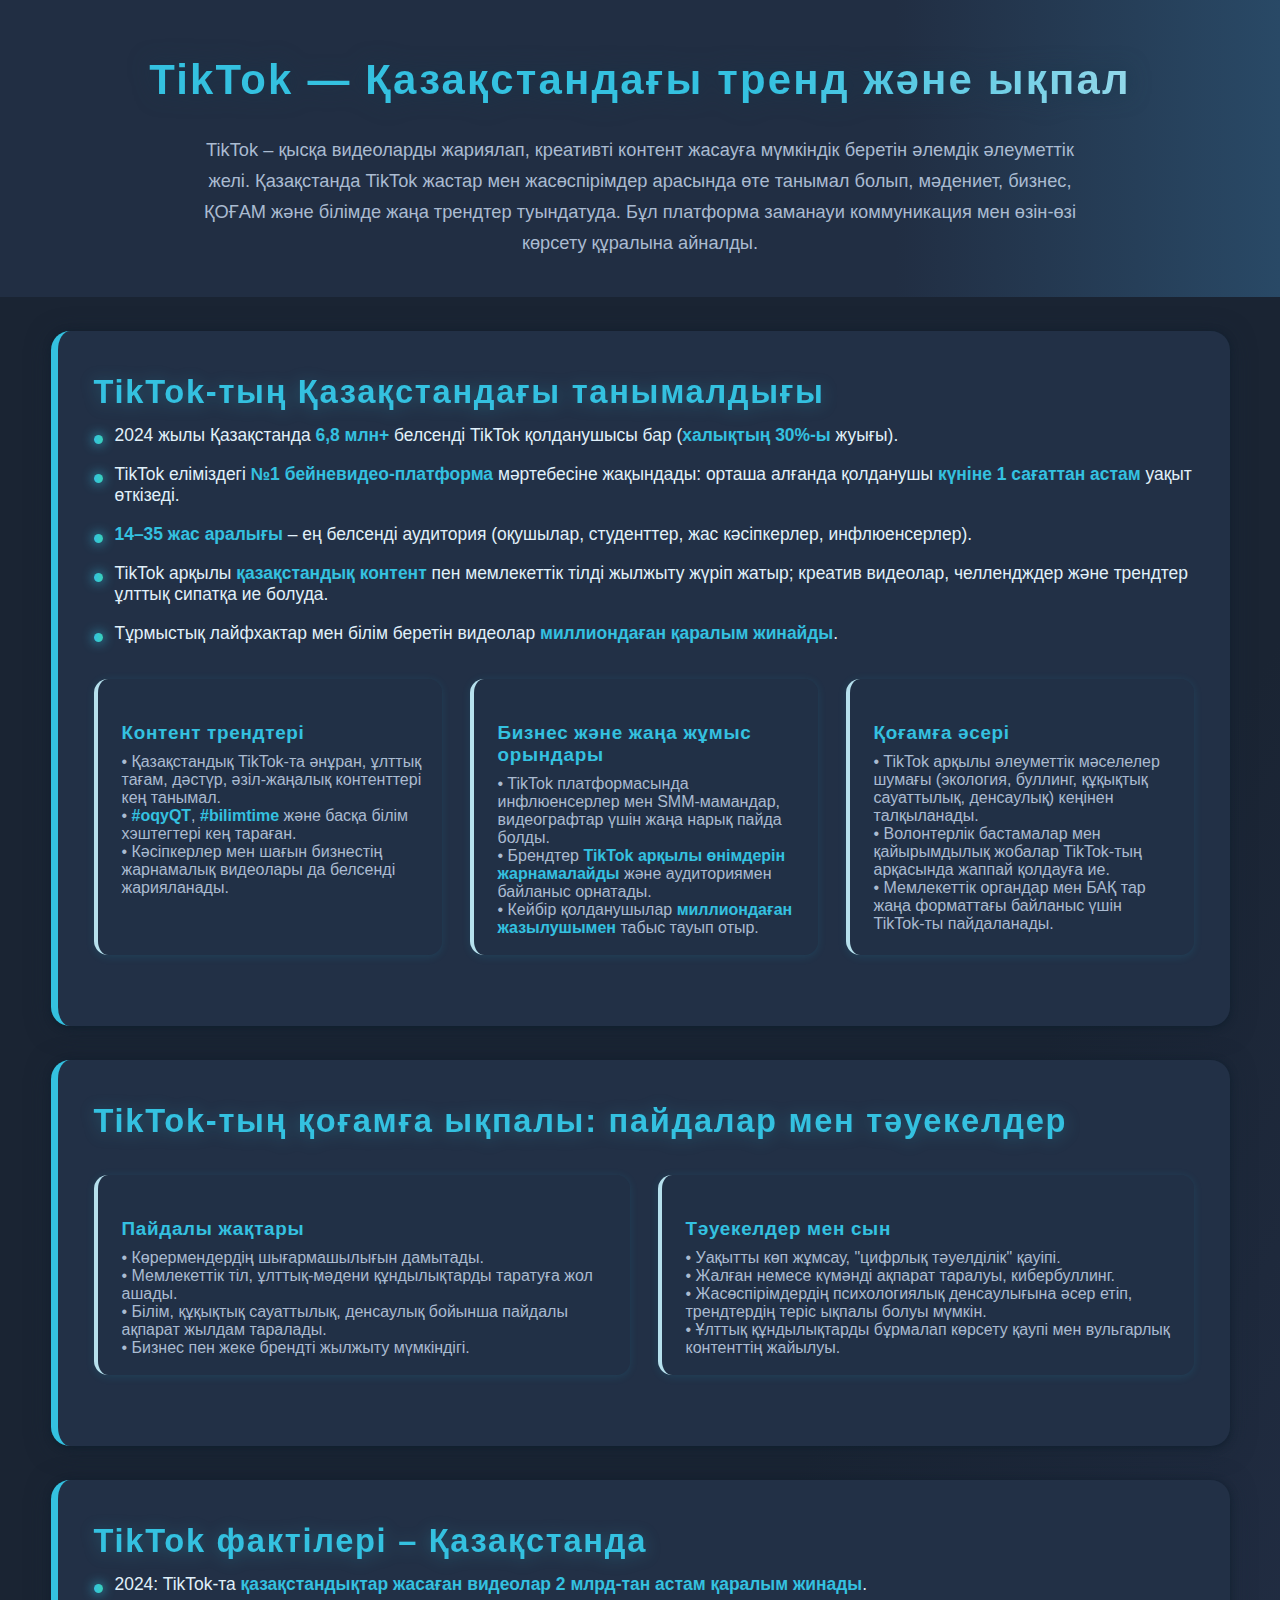
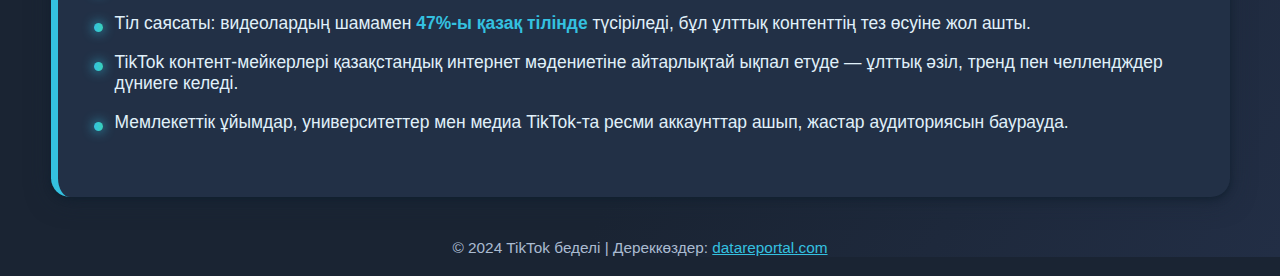
<file: tiktok.html>
<!DOCTYPE html>
<html lang="kk">
<head>
    <meta charset="UTF-8">
    <title>TikTok — Қазақстандағы ықпал мен тренд</title>
    <meta name="viewport" content="width=device-width,initial-scale=1.0">
    <style>
        :root {
            --main-bg: #1a2433;
            --accent: #34c1e0;
            --soft-accent: #b6e0ed;
            --text-main: #e0f0fa;
            --text-secondary: #aabbd1;
            --border: #34536a;
            --section: #223046;
        }
        html {
            background: var(--main-bg);
            color: var(--text-main);
        }
        body {
            margin: 0;
            padding: 0;
            background: linear-gradient(120deg, #1a2433 70%, #222e45 100%);
            font-family: 'Segoe UI', 'Roboto', Arial, sans-serif;
            min-height: 100vh;
            overflow-x: hidden;
        }
        .cyber-header {
            padding: 56px 15px 38px 15px;
            background: linear-gradient(90deg, #212e43 70%, #294966 100%);
            text-align: center;
            position: relative;
            overflow: hidden;
        }
        .cyber-header h1 {
            font-size: 2.62rem;
            font-weight: 700;
            color: var(--accent);
            letter-spacing: 2.2px;
            margin: 0;
            filter: drop-shadow(0 0 11px #15384bc5);
            animation: text-slide-in 1.7s cubic-bezier(.47,.97,.33,1.09);
            background: linear-gradient(90deg, var(--accent) 60%, var(--soft-accent) 100%);
            -webkit-background-clip: text;
            -webkit-text-fill-color: transparent;
        }
        .cyber-header p {
            font-size: 1.14rem;
            color: var(--text-secondary);
            margin-top: 31px;
            margin-bottom: 0;
            line-height: 1.7;
            animation: fade-in-text 2s 0.4s backwards;
            max-width: 900px;
            display: inline-block;
        }
        @keyframes text-slide-in {
          0% { opacity:0; filter: blur(12px) grayscale(1); transform: translateY(60px);}
          50% { opacity:0.3;}
          100%{opacity:1; filter:none; transform: none;}
        }
        @keyframes fade-in-text {
          0% {opacity: 0; filter: blur(7px);}
          100% {opacity:1; filter: none;}
        }
        .section {
            background: var(--section);
            border-radius: 19px;
            box-shadow: 0 4px 24px #17253680, 0 1.5px 7px #091a27a8;
            margin: 34px auto 34px auto;
            max-width: 1100px;
            padding: 42px 36px 36px 36px;
            position: relative;
            transition: box-shadow 0.21s;
            border-left: 7px solid var(--accent);
            animation: fade-in-text 1.25s;
        }
        .section-title {
            font-size: 2.04rem;
            color: var(--accent);
            margin-bottom: 14px;
            font-weight: bold;
            letter-spacing: 1.7px;
            filter: drop-shadow(0 2px 8px #29cfe944);
            animation: stagger-fade 1.3s;
        }
        @keyframes stagger-fade {
            from { opacity: 0; transform: translateX(-25px);}
            to { opacity: 1; transform: none;}
        }
        .stat-list {
            margin: 0 0 28px 0;
            padding: 0;
            list-style: none;
        }
        .stat-list li {
            margin-bottom: 18px;
            padding-left: 21px;
            position: relative;
            font-size: 1.09em;
        }
        .stat-list li:before {
            content: '';
            display: inline-block;
            width: 9px;
            height: 9px;
            background: linear-gradient(90deg, var(--accent), #38d0bb 95%);
            box-shadow: 0 0 12px var(--accent);
            border-radius: 50%;
            position: absolute;
            left: 0;
            top: 10px;
        }
        .info-grid {
            display: grid;
            grid-template-columns: repeat(auto-fit,minmax(270px,1fr));
            gap: 28px;
            margin: 35px 0;
        }
        .info-box {
            background: #223046bd;
            border-radius: 14px;
            padding: 24px 20px 18px 24px;
            box-shadow: 0 1.5px 8px #1ca7ce24;
            border-left: 4px solid var(--soft-accent);
            transition: box-shadow 0.21s, border-left-color 0.35s;
            animation: fade-in-text 1.3s;
        }
        .info-box:hover {
            box-shadow: 0 0 25px #49cfee33, 0 1.5px 8px #1ca7ce42;
            border-left-color: var(--accent);
            transform: translateY(-4px) scale(1.01);
        }
        .info-box h3 {
            font-size: 1.18rem;
            color: var(--accent);
            margin-bottom: 9px;
            font-weight: 600;
            letter-spacing: .7px;
        }
        .info-box p {
            margin: 0;
            color: var(--text-secondary);
        }
        .styled-table {
            width: 100%;
            border-collapse: collapse;
            margin: 25px 0 5px 0;
            background: #202c41e3;
            border-radius: 11px;
            overflow: hidden;
            box-shadow: 0 2px 13px #215b9e19;
            font-size: 1.07em;
        }
        .styled-table th, .styled-table td {
            padding: 11px 19px;
            text-align: left;
        }
        .styled-table th {
            background: linear-gradient(93deg, #2cbef6 20%, #4bbbdc 93%);
            color: #153145;
            font-weight: 700;
            border-bottom: 2.3px solid var(--accent);
        }
        .styled-table tr {
            transition: background 0.15s;
        }
        .styled-table tr:hover {
            background: #1e3145;
        }
        .styled-table td {
            color: var(--text-main);
            border-bottom: 1px solid #25395a76;
        }
        .styled-table tr:last-child td {
            border-bottom: none;
        }
        .logo-pill {
            display: inline-flex;
            align-items: center;
            gap: 9px;
            background: #202f4217;
            border-radius: 16px;
            padding: 3px 14px 3px 7px;
            color: var(--accent);
            font-weight: 600;
            font-size: 1em;
            letter-spacing: .7px;
            margin-right: 9px;
            box-shadow: 0 1.5px 7px #1ca7ce12;
        }
        .logo-svg {
            width: 26px;
            height: 26px;
            margin-right: 7px;
            vertical-align: middle;
        }
        .highlight {
            color: var(--accent);
            font-weight: 600;
        }
        .demography {
            color: var(--text-secondary);
            font-size: 0.97em;
            margin-top: 3px;
            margin-left: 31px;
        }
        @media (max-width: 950px) {
            .section { padding: 30px 7vw 24px 5vw;}
            .styled-table th, .styled-table td {padding:8px 7px;}
        }
        @media (max-width: 520px) {
            .cyber-header h1 {font-size:1.21rem;}
            .section-title {font-size:1.04rem;}
            .section {padding:14vw 3vw;}
        }
        .aos-animate {
            opacity: 1 !important;
            transform: none !important;
        }
        [data-aos] {
            opacity: 0;
            transform: translateY(35px);
            transition: opacity 0.98s cubic-bezier(.23,.96,.51,1.04), transform 0.69s;
        }
    </style>
</head>
<body>
    <section class="cyber-header">
        <h1>TikTok — Қазақстандағы тренд және ықпал</h1>
        <p>
            TikTok – қысқа видеоларды жариялап, креативті контент жасауға мүмкіндік беретін әлемдік әлеуметтік желі. Қазақстанда TikTok жастар мен жасөспірімдер арасында өте танымал болып, мәдениет, бизнес, ҚОҒАМ және білімде жаңа трендтер туындатуда. Бұл платформа заманауи коммуникация мен өзін-өзі көрсету құралына айналды.
        </p>
    </section>
    <section class="section">
        <div class="section-title">TikTok-тың Қазақстандағы танымалдығы</div>
        <ul class="stat-list">
            <li>2024 жылы Қазақстанда <span class="highlight">6,8 млн+</span> белсенді TikTok қолданушысы бар (<span class="highlight">халықтың 30%-ы</span> жуығы).</li>
            <li>TikTok еліміздегі <span class="highlight">№1 бейневидео-платформа</span> мәртебесіне жақындады: орташа алғанда қолданушы <span class="highlight">күніне 1 сағаттан астам</span> уақыт өткізеді.</li>
            <li><span class="highlight">14–35 жас аралығы</span> – ең белсенді аудитория (оқушылар, студенттер, жас кәсіпкерлер, инфлюенсерлер).</li>
            <li>TikTok арқылы <span class="highlight">қазақстандық контент</span> пен мемлекеттік тілді жылжыту жүріп жатыр; креатив видеолар, челлендждер және трендтер ұлттық сипатқа ие болуда.</li>
            <li>Тұрмыстық лайфхактар мен білім беретін видеолар <span class="highlight">миллиондаған қаралым жинайды</span>.</li>
        </ul>
        <div class="info-grid">
            <div class="info-box">
                <h3>Контент трендтері</h3>
                <p>
                    • Қазақстандық TikTok-та әнұран, ұлттық тағам, дәстүр, әзіл-жаңалық контенттері кең танымал.<br>
                    • <span class="highlight">#oqyQT</span>, <span class="highlight">#bilimtime</span> және басқа білім хэштегтері кең тараған.<br>
                    • Кәсіпкерлер мен шағын бизнестің жарнамалық видеолары да белсенді жарияланады.
                </p>
            </div>
            <div class="info-box">
                <h3>Бизнес және жаңа жұмыс орындары</h3>
                <p>
                    • TikTok платформасында инфлюенсерлер мен SMM-мамандар, видеографтар үшін жаңа нарық пайда болды.<br>
                    • Брендтер <span class="highlight">TikTok арқылы өнімдерін жарнамалайды</span> және аудиториямен байланыс орнатады.<br>
                    • Кейбір қолданушылар <span class="highlight">миллиондаған жазылушымен</span> табыс тауып отыр.
                </p>
            </div>
            <div class="info-box">
                <h3>Қоғамға әсері</h3>
                <p>
                    • TikTok арқылы әлеуметтік мәселелер шумағы (экология, буллинг, құқықтық сауаттылық, денсаулық) кеңінен талқыланады.<br>
                    • Волонтерлік бастамалар мен қайырымдылық жобалар TikTok-тың арқасында жаппай қолдауға ие.<br>
                    • Мемлекеттік органдар мен БАҚ тар жаңа форматтағы байланыс үшін TikTok-ты пайдаланады.
                </p>
            </div>
        </div>
    </section>
    <section class="section">
        <div class="section-title">TikTok-тың қоғамға ықпалы: пайдалар мен тәуекелдер</div>
        <div class="info-grid">
            <div class="info-box">
                <h3>Пайдалы жақтары</h3>
                <p>
                    • Көрермендердің шығармашылығын дамытады.<br>
                    • Мемлекеттік тіл, ұлттық-мәдени құндылықтарды таратуға жол ашады.<br>
                    • Білім, құқықтық сауаттылық, денсаулық бойынша пайдалы ақпарат жылдам таралады.<br>
                    • Бизнес пен жеке брендті жылжыту мүмкіндігі.
                </p>
            </div>
            <div class="info-box">
                <h3>Тәуекелдер мен сын</h3>
                <p>
                    • Уақытты көп жұмсау, "цифрлық тәуелділік" қауіпі.<br>
                    • Жалған немесе күмәнді ақпарат таралуы, кибербуллинг.<br>
                    • Жасөспірімдердің психологиялық денсаулығына әсер етіп, трендтердің теріс ықпалы болуы мүмкін.<br>
                    • Ұлттық құндылықтарды бұрмалап көрсету қаупі мен вульгарлық контенттің жайылуы.
                </p>
            </div>
        </div>
    </section>
    <section class="section">
        <div class="section-title">TikTok фактілері – Қазақстанда</div>
        <ul class="stat-list">
            <li>2024: TikTok-та <span class="highlight">қазақстандықтар жасаған видеолар 2 млрд-тан астам қаралым жинады</span>.</li>
            <li>Тіл саясаты: видеолардың шамамен <span class="highlight">47%-ы қазақ тілінде</span> түсіріледі, бұл ұлттық контенттің тез өсуіне жол ашты.</li>
            <li>TikTok контент-мейкерлері қазақстандық интернет мәдениетіне айтарлықтай ықпал етуде — ұлттық әзіл, тренд пен челлендждер дүниеге келеді.</li>
            <li>Мемлекеттік ұйымдар, университеттер мен медиа TikTok-та ресми аккаунттар ашып, жастар аудиториясын баурауда.</li>
        </ul>
    </section>
    <footer style="text-align:center;margin:42px 0 19px 0;color:var(--text-secondary);font-size:.96em;">
        © 2024 TikTok беделі | Дереккөздер: <a style="color:var(--accent);" href="https://datareportal.com/reports/digital-2024-kazakhstan" target="_blank" rel="noopener">datareportal.com</a>
    </footer>
</body>
</html>
</file>
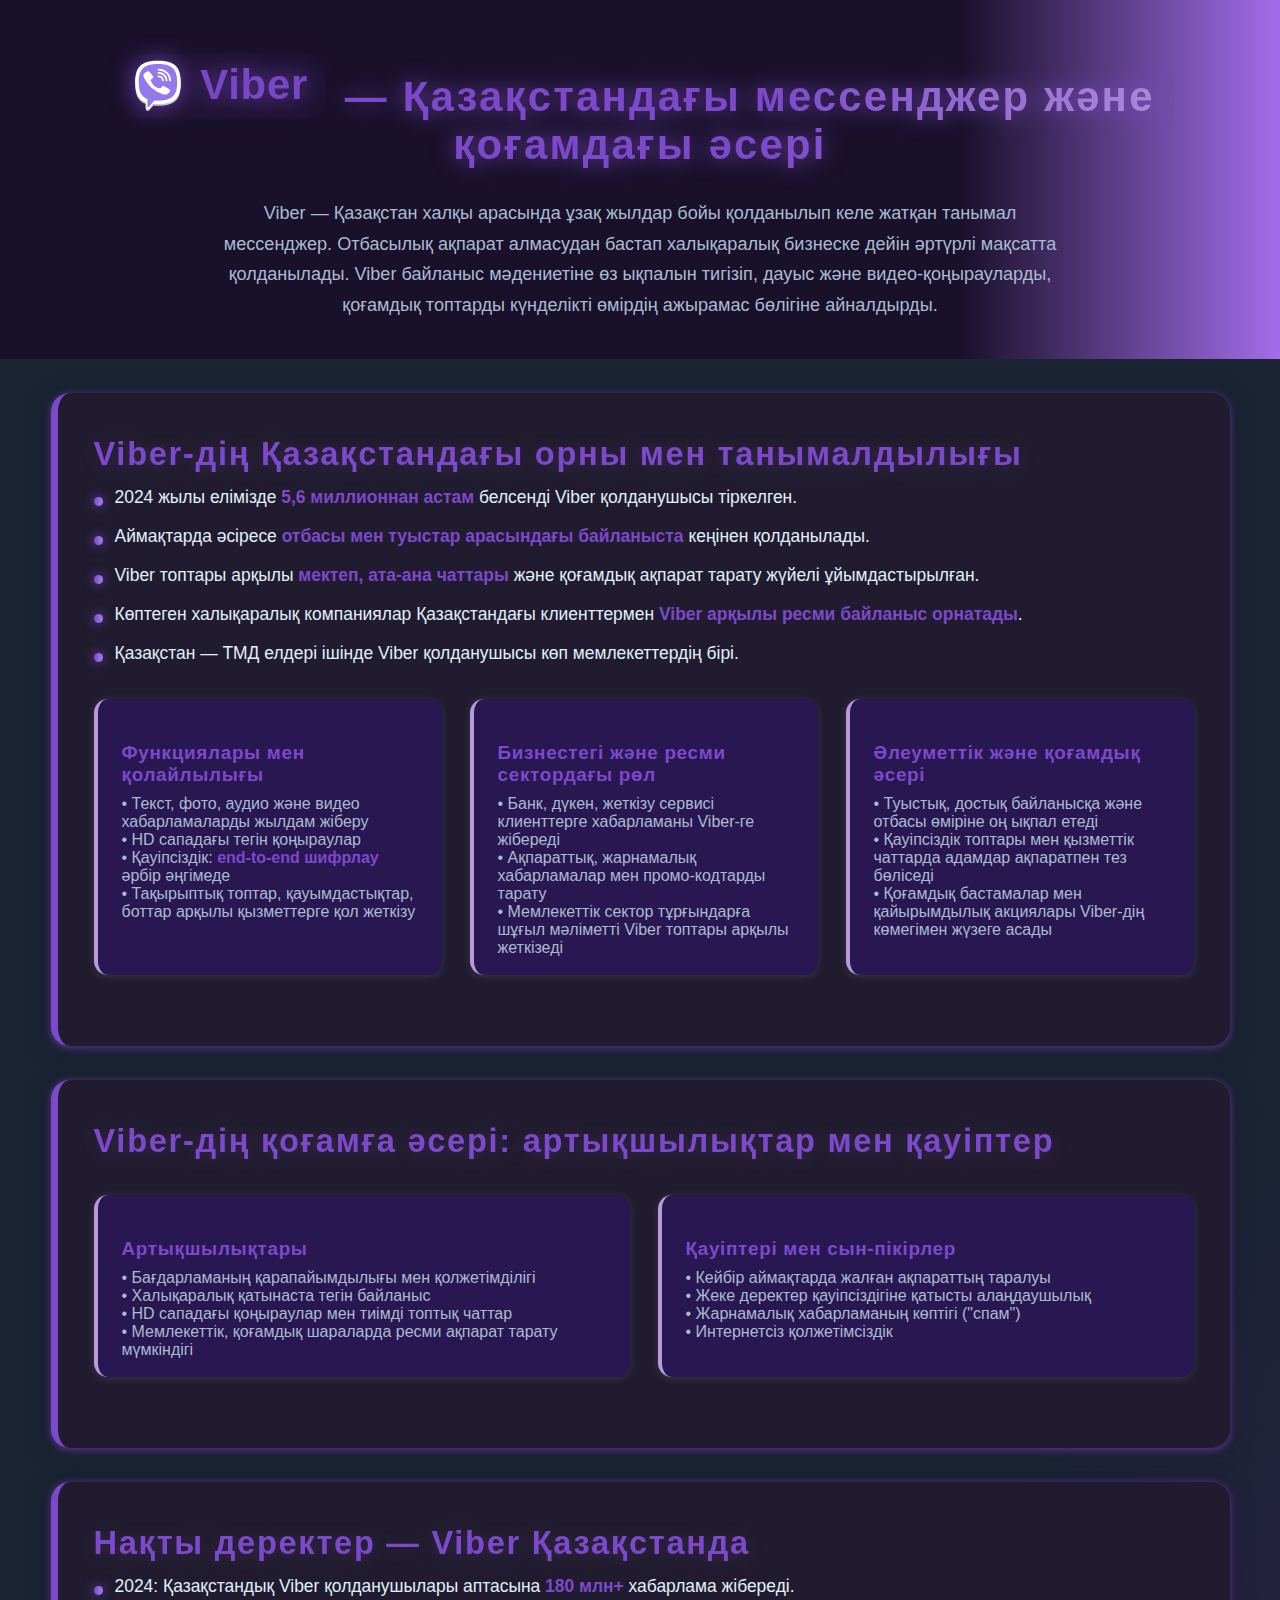
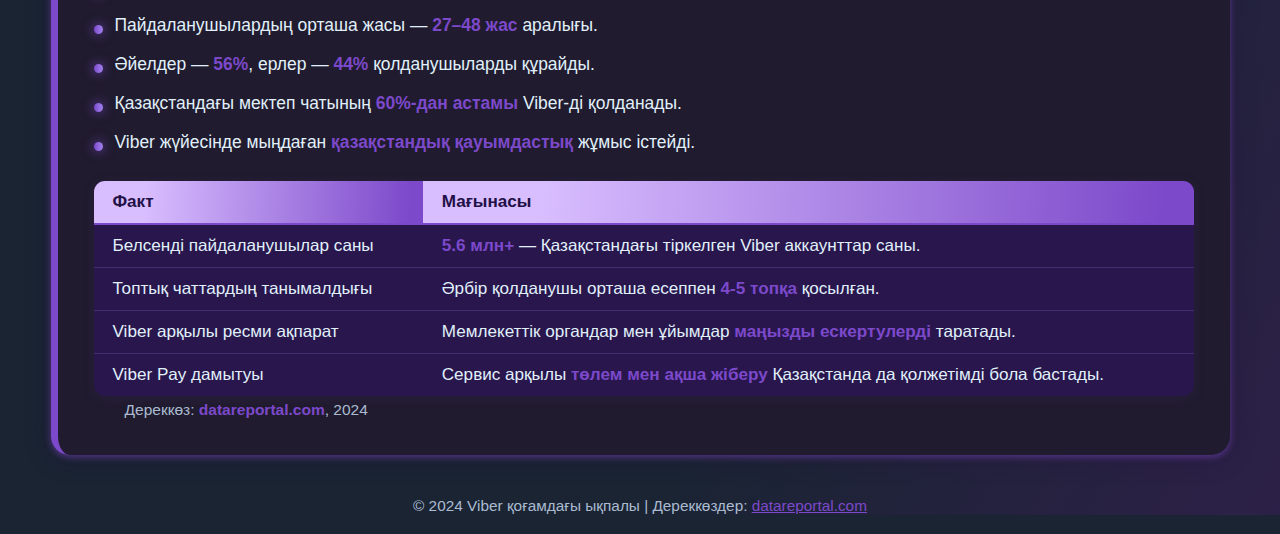
<file: viber.html>
<!DOCTYPE html>
<html lang="kk">
<head>
    <meta charset="UTF-8">
    <title>Viber — Қазақстандағы мессенджер және қоғамдағы әсері</title>
    <meta name="viewport" content="width=device-width,initial-scale=1.0">
    <style>
        :root {
            --main-bg: #1a2433;
            --accent: #7c49ca; /* Күлгін — Viber */
            --soft-accent: #b79bda;
            --text-main: #e0f0fa;
            --text-secondary: #aabbd1;
            --border: #864fd6;
            --section: #201b2e;
        }
        html {
            background: var(--main-bg);
            color: var(--text-main);
        }
        body {
            margin: 0;
            padding: 0;
            background: linear-gradient(120deg, #1a2433 75%, #2d2048 100%);
            font-family: 'Segoe UI', 'Roboto', Arial, sans-serif;
            min-height: 100vh;
            overflow-x: hidden;
        }
        .cyber-header {
            padding: 56px 15px 38px 15px;
            background: linear-gradient(90deg, #19102a 75%, #a36deb 100%);
            text-align: center;
            position: relative;
            overflow: hidden;
        }
        .cyber-header h1 {
            font-size: 2.62rem;
            font-weight: 700;
            color: var(--accent);
            letter-spacing: 2.2px;
            margin: 0;
            filter: drop-shadow(0 0 11px #864fd6be);
            animation: text-slide-in 1.7s cubic-bezier(.47,.97,.33,1.09);
            background: linear-gradient(90deg, var(--accent) 60%, var(--soft-accent) 100%);
            -webkit-background-clip: text;
            -webkit-text-fill-color: transparent;
        }
        .cyber-header p {
            font-size: 1.13rem;
            color: var(--text-secondary);
            margin-top: 29px;
            margin-bottom: 0;
            line-height: 1.7;
            animation: fade-in-text 2s 0.4s backwards;
            max-width: 850px;
            display: inline-block;
        }
        @keyframes text-slide-in {
            0% { opacity:0; filter: blur(12px) grayscale(1); transform: translateY(60px);}
            50% { opacity:0.3;}
            100%{opacity:1; filter:none; transform: none;}
        }
        @keyframes fade-in-text {
            0% {opacity: 0; filter: blur(7px);}
            100% {opacity:1; filter: none;}
        }
        .section {
            background: var(--section);
            border-radius: 19px;
            box-shadow: 0 4px 24px #22123860, 0 1.5px 7px #874fd6a4;
            margin: 34px auto 34px auto;
            max-width: 1100px;
            padding: 42px 36px 36px 36px;
            position: relative;
            transition: box-shadow 0.21s;
            border-left: 7px solid var(--accent);
            animation: fade-in-text 1.25s;
        }
        .section-title {
            font-size: 2.04rem;
            color: var(--accent);
            margin-bottom: 14px;
            font-weight: bold;
            letter-spacing: 1.7px;
            filter: drop-shadow(0 2px 8px #a165c935);
            animation: stagger-fade 1.3s;
        }
        @keyframes stagger-fade {
            from { opacity: 0; transform: translateX(-25px);}
            to { opacity: 1; transform: none;}
        }
        .stat-list {
            margin: 0 0 28px 0;
            padding: 0;
            list-style: none;
        }
        .stat-list li {
            margin-bottom: 18px;
            padding-left: 21px;
            position: relative;
            font-size: 1.09em;
        }
        .stat-list li:before {
            content: '';
            display: inline-block;
            width: 9px;
            height: 9px;
            background: linear-gradient(90deg, var(--accent), #9f7eed 90%);
            box-shadow: 0 0 12px var(--accent);
            border-radius: 50%;
            position: absolute;
            left: 0;
            top: 10px;
        }
        .info-grid {
            display: grid;
            grid-template-columns: repeat(auto-fit,minmax(270px,1fr));
            gap: 28px;
            margin: 35px 0;
        }
        .info-box {
            background: #2c155fbd;
            border-radius: 14px;
            padding: 24px 20px 18px 24px;
            box-shadow: 0 1.5px 8px #d7c5ef24;
            border-left: 4px solid var(--soft-accent);
            transition: box-shadow 0.21s, border-left-color 0.35s;
            animation: fade-in-text 1.3s;
        }
        .info-box:hover {
            box-shadow: 0 0 25px #b488e955, 0 1.5px 8px #cea8f442;
            border-left-color: var(--accent);
            transform: translateY(-4px) scale(1.01);
        }
        .info-box h3 {
            font-size: 1.18rem;
            color: var(--accent);
            margin-bottom: 9px;
            font-weight: 600;
            letter-spacing: .7px;
        }
        .info-box p {
            margin: 0;
            color: var(--text-secondary);
        }
        .styled-table {
            width: 100%;
            border-collapse: collapse;
            margin: 25px 0 5px 0;
            background: #2a1551e3;
            border-radius: 11px;
            overflow: hidden;
            box-shadow: 0 2px 13px #864fd619;
            font-size: 1.07em;
        }
        .styled-table th, .styled-table td {
            padding: 11px 19px;
            text-align: left;
        }
        .styled-table th {
            background: linear-gradient(93deg, #d9beff 15%, #7c49ca 96%);
            color: #221046;
            font-weight: 700;
            border-bottom: 2.3px solid var(--accent);
        }
        .styled-table tr {
            transition: background 0.15s;
        }
        .styled-table tr:hover {
            background: #26163f;
        }
        .styled-table td {
            color: var(--text-main);
            border-bottom: 1px solid #684a9676;
        }
        .styled-table tr:last-child td {
            border-bottom: none;
        }
        .logo-pill {
            display: inline-flex;
            align-items: center;
            gap: 9px;
            background: #521a8b0f;
            border-radius: 16px;
            padding: 3px 14px 3px 7px;
            color: var(--accent);
            font-weight: 600;
            font-size: 1em;
            letter-spacing: .7px;
            margin-right: 9px;
            box-shadow: 0 1.5px 7px #a47adc12;
        }
        .logo-svg {
            width: 52px;
            height: 52px;
            margin-right: 7px;
            vertical-align: middle;
        }
        .highlight {
            color: var(--accent);
            font-weight: 600;
        }
        .demography {
            color: var(--text-secondary);
            font-size: 0.97em;
            margin-top: 3px;
            margin-left: 31px;
        }
        @media (max-width: 950px) {
            .section { padding: 30px 7vw 24px 5vw;}
            .styled-table th, .styled-table td {padding:8px 7px;}
        }
        @media (max-width: 520px) {
            .cyber-header h1 {font-size:1.21rem;}
            .section-title {font-size:1.04rem;}
            .section {padding:14vw 3vw;}
        }
        .aos-animate {
            opacity: 1 !important;
            transform: none !important;
        }
        [data-aos] {
            opacity: 0;
            transform: translateY(35px);
            transition: opacity 0.98s cubic-bezier(.23,.96,.51,1.04), transform 0.69s;
        }
    </style>
</head>
<body>
    <section class="cyber-header">
        <h1>
            <span class="logo-pill">
                <svg class="logo-svg" viewBox="0 0 32 32" fill="none" xmlns="http://www.w3.org/2000/svg">
                    <path fill-rule="evenodd" clip-rule="evenodd" d="M30 15.3785C30 6.20699 26.7692 2 16 2C5.23077 2 2 6.20699 2 15.3785C2 21.9055 3.63629 25.9182 8.46154 27.6895V30.7774C8.46154 31.9141 9.88769 32.4332 10.6264 31.5656L13.1164 28.6411C14.0113 28.7185 14.9713 28.7569 16 28.7569C26.7692 28.7569 30 24.5499 30 15.3785ZM13.7113 26.5316C14.4251 26.5882 15.1872 26.6164 16 26.6164C25.1124 26.6164 27.8462 23.0825 27.8462 15.3785C27.8462 7.67443 25.1124 4.14055 16 4.14055C6.88757 4.14055 4.15385 7.67443 4.15385 15.3785C4.15385 20.8239 5.51965 24.1859 9.53846 25.6891V30.2639C9.53846 30.6627 10.0389 30.8449 10.2981 30.5404L13.7113 26.5316Z" fill="#BFC8D0"/>
                    <path d="M16 25.8548C15.1766 25.8548 14.4047 25.8262 13.6815 25.7685L10.224 29.845C9.96145 30.1546 9.45455 29.9693 9.45455 29.5638V24.9119C5.38354 23.3834 4 19.9647 4 14.4274C4 6.59346 6.76923 3 16 3C25.2308 3 28 6.59346 28 14.4274C28 22.2613 25.2308 25.8548 16 25.8548Z" fill="#9179EE"/>
                    <path fill-rule="evenodd" clip-rule="evenodd" d="M30 14.3785C30 5.20699 26.7692 1 16 1C5.23077 1 2 5.20699 2 14.3785C2 20.9055 3.63629 24.9182 8.46154 26.6895V29.7774C8.46154 30.9141 9.88769 31.4332 10.6264 30.5656L13.1164 27.6411C14.0113 27.7185 14.9713 27.7569 16 27.7569C26.7692 27.7569 30 23.5499 30 14.3785ZM13.7113 25.5316C14.4251 25.5882 15.1872 25.6164 16 25.6164C25.1124 25.6164 27.8462 22.0825 27.8462 14.3785C27.8462 6.67443 25.1124 3.14055 16 3.14055C6.88757 3.14055 4.15385 6.67443 4.15385 14.3785C4.15385 19.8239 5.51965 23.1859 9.53846 24.6891V29.2639C9.53846 29.6627 10.0389 29.8449 10.2981 29.5404L13.7113 25.5316Z" fill="white"/>
                    <path d="M11.5432 12.1345L11.5026 12.157L11.4668 12.1866C11.1902 12.4154 10.7756 13.0434 11.1388 13.8197C11.4414 14.4665 12.1157 15.7874 13.3005 16.7826C14.4592 17.756 15.6965 18.2795 16.5092 18.4509L16.5603 18.4617H16.6069C16.6091 18.4619 16.614 18.4624 16.6219 18.4636C16.6412 18.4663 16.6645 18.4703 16.7012 18.4767L16.7874 17.9842L16.7012 18.4767C16.7075 18.4778 16.714 18.479 16.7208 18.4802C16.9709 18.5244 17.5704 18.6304 18.0729 18.1297C18.3954 17.8083 18.6898 17.4732 18.8165 17.3225C18.9055 17.2413 19.1956 17.0731 19.5626 17.1972C20.2576 17.4321 21.0839 17.9621 21.4833 18.2308C21.7925 18.439 22.4924 18.9404 22.8079 19.1682L22.8082 19.1684C22.8344 19.1873 22.8959 19.2493 22.9291 19.3354C22.9557 19.4042 22.97 19.4988 22.9061 19.6357C22.7875 19.8895 22.4266 20.374 21.9378 20.7978C21.4401 21.2294 20.9222 21.5 20.5072 21.5C20.5087 21.5 20.5072 21.4998 20.5025 21.4992C20.484 21.4967 20.4153 21.4874 20.2792 21.4568C20.1262 21.4225 19.9195 21.3686 19.6669 21.2926C19.1622 21.1407 18.485 20.904 17.7029 20.5675C16.1375 19.8941 14.1668 18.8277 12.3218 17.2572C11.1613 16.2694 10.0664 14.9036 9.2138 13.6251C8.35407 12.3358 7.77896 11.1932 7.62244 10.6655L7.61148 10.6285L7.595 10.5937C7.55603 10.5114 7.50112 10.3355 7.50002 10.136C7.49895 9.94333 7.54725 9.75923 7.67465 9.60657C8.09467 9.10322 8.53938 8.60859 9.52049 8.13395C9.61188 8.08974 9.75504 8.05076 9.89575 8.04849C10.04 8.04617 10.1152 8.082 10.1452 8.10835C10.5206 8.43751 11.1025 9.01857 11.4945 9.51513C11.6971 9.77164 11.9418 10.0975 12.1458 10.3806C12.2478 10.5222 12.3377 10.6506 12.4062 10.7527C12.4405 10.8039 12.4679 10.8462 12.4881 10.8788C12.5019 10.9012 12.5093 10.9143 12.5124 10.9199C12.5141 10.9256 12.5218 10.9498 12.5286 10.9939C12.5371 11.0494 12.5411 11.1177 12.5354 11.1891C12.5235 11.3351 12.4755 11.4524 12.3892 11.5315C12.0962 11.7998 11.699 12.0482 11.5432 12.1345ZM16.2766 6.51613C16.2769 6.51585 16.2772 6.51557 16.2775 6.51527C16.2847 6.50852 16.2994 6.5 16.3226 6.5C20.3145 6.5 23.4984 9.53785 23.5 13.223C23.4994 13.2239 23.4983 13.2251 23.4967 13.2267C23.4895 13.2334 23.4747 13.2419 23.4516 13.2419C23.4285 13.2419 23.4137 13.2334 23.4065 13.2267C23.4049 13.2251 23.4039 13.2239 23.4032 13.223C23.4016 9.49946 20.2032 6.53226 16.3226 6.53226C16.2994 6.53226 16.2847 6.52374 16.2775 6.51699C16.2772 6.51669 16.2769 6.5164 16.2766 6.51613ZM16.2775 10.646C16.2772 10.6457 16.2769 10.6454 16.2766 10.6452C16.2769 10.6449 16.2772 10.6446 16.2775 10.6443C16.2847 10.6376 16.2994 10.629 16.3226 10.629C17.8916 10.629 19.1113 11.8182 19.1129 13.223C19.1123 13.2239 19.1112 13.2251 19.1096 13.2267C19.1024 13.2334 19.0877 13.2419 19.0645 13.2419C19.0414 13.2419 19.0266 13.2334 19.0194 13.2267C19.0178 13.2251 19.0168 13.2239 19.0161 13.223C19.0145 11.7799 17.7803 10.6613 16.3226 10.6613C16.2994 10.6613 16.2847 10.6528 16.2775 10.646ZM16.2775 8.5815C16.2772 8.58121 16.2769 8.58092 16.2766 8.58065C16.2769 8.58037 16.2772 8.58008 16.2775 8.57979C16.2847 8.57304 16.2994 8.56452 16.3226 8.56452C19.1031 8.56452 21.3048 10.678 21.3065 13.223C21.3058 13.2239 21.3048 13.2251 21.3032 13.2267C21.296 13.2334 21.2812 13.2419 21.2581 13.2419C21.2349 13.2419 21.2201 13.2334 21.213 13.2267C21.2114 13.2251 21.2103 13.2239 21.2097 13.223C21.2081 10.6397 18.9917 8.59677 16.3226 8.59677C16.2994 8.59677 16.2847 8.58825 16.2775 8.5815Z" fill="white" stroke="white" stroke-linecap="round"/>
                    </svg>
                Viber
            </span>
            — Қазақстандағы мессенджер және қоғамдағы әсері
        </h1>
        <p>
            Viber — Қазақстан халқы арасында ұзақ жылдар бойы қолданылып келе жатқан танымал мессенджер. Отбасылық ақпарат алмасудан бастап халықаралық бизнеске дейін әртүрлі мақсатта қолданылады. Viber байланыс мәдениетіне өз ықпалын тигізіп, дауыс және видео-қоңырауларды, қоғамдық топтарды күнделікті өмірдің ажырамас бөлігіне айналдырды.
        </p>
    </section>
    <section class="section">
        <div class="section-title">Viber-дің Қазақстандағы орны мен танымалдылығы</div>
        <ul class="stat-list">
            <li>
                2024 жылы елімізде <span class="highlight">5,6 миллионнан астам</span> белсенді Viber қолданушысы тіркелген.
            </li>
            <li>
                Аймақтарда әсіресе <span class="highlight">отбасы мен туыстар арасындағы байланыста</span> кеңінен қолданылады.
            </li>
            <li>
                Viber топтары арқылы <span class="highlight">мектеп, ата-ана чаттары</span> және қоғамдық ақпарат тарату жүйелі ұйымдастырылған.
            </li>
            <li>
                Көптеген халықаралық компаниялар Қазақстандағы клиенттермен <span class="highlight">Viber арқылы ресми байланыс орнатады</span>.
            </li>
            <li>
                Қазақстан — ТМД елдері ішінде Viber қолданушысы көп мемлекеттердің бірі.
            </li>
        </ul>
        <div class="info-grid">
            <div class="info-box">
                <h3>Функциялары мен қолайлылығы</h3>
                <p>
                    • Текст, фото, аудио және видео хабарламаларды жылдам жіберу<br>
                    • HD сападағы тегін қоңыраулар<br>
                    • Қауіпсіздік: <span class="highlight">end-to-end шифрлау</span> әрбір әңгімеде<br>
                    • Тақырыптық топтар, қауымдастықтар, боттар арқылы қызметтерге қол жеткізу
                </p>
            </div>
            <div class="info-box">
                <h3>Бизнестегі және ресми сектордағы рөл</h3>
                <p>
                    • Банк, дүкен, жеткізу сервисі клиенттерге хабарламаны Viber-ге жібереді<br>
                    • Ақпараттық, жарнамалық хабарламалар мен промо-кодтарды тарату<br>
                    • Мемлекеттік сектор тұрғындарға шұғыл мәліметті Viber топтары арқылы жеткізеді
                </p>
            </div>
            <div class="info-box">
                <h3>Әлеуметтік және қоғамдық әсері</h3>
                <p>
                    • Туыстық, достық байланысқа және отбасы өміріне оң ықпал етеді<br>
                    • Қауіпсіздік топтары мен қызметтік чаттарда адамдар ақпаратпен тез бөліседі<br>
                    • Қоғамдық бастамалар мен қайырымдылық акциялары Viber-дің көмегімен жүзеге асады
                </p>
            </div>
        </div>
    </section>
    <section class="section">
        <div class="section-title">Viber-дің қоғамға әсері: артықшылықтар мен қауіптер</div>
        <div class="info-grid">
            <div class="info-box">
                <h3>Артықшылықтары</h3>
                <p>
                    • Бағдарламаның қарапайымдылығы мен қолжетімділігі<br>
                    • Халықаралық қатынаста тегін байланыс<br>
                    • HD сападағы қоңыраулар мен тиімді топтық чаттар<br>
                    • Мемлекеттік, қоғамдық шараларда ресми ақпарат тарату мүмкіндігі
                </p>
            </div>
            <div class="info-box">
                <h3>Қауіптері мен сын-пікірлер</h3>
                <p>
                    • Кейбір аймақтарда жалған ақпараттың таралуы<br>
                    • Жеке деректер қауіпсіздігіне қатысты алаңдаушылық<br>
                    • Жарнамалық хабарламаның көптігі ("спам")<br>
                    • Интернетсіз қолжетімсіздік
                </p>
            </div>
        </div>
    </section>
    <section class="section">
        <div class="section-title">Нақты деректер — Viber Қазақстанда</div>
        <ul class="stat-list">
            <li>2024: Қазақстандық Viber қолданушылары аптасына <span class="highlight">180 млн+</span> хабарлама жібереді.</li>
            <li>Пайдаланушылардың орташа жасы — <span class="highlight">27–48 жас</span> аралығы.</li>
            <li>Әйелдер — <span class="highlight">56%</span>, ерлер — <span class="highlight">44%</span> қолданушыларды құрайды.</li>
            <li>Қазақстандағы мектеп чатының <span class="highlight">60%-дан астамы</span> Viber-ді қолданады.</li>
            <li>Viber жүйесінде мыңдаған <span class="highlight">қазақстандық қауымдастық</span> жұмыс істейді.</li>
        </ul>
        <table class="styled-table">
            <thead>
                <tr>
                    <th>Факт</th>
                    <th>Мағынасы</th>
                </tr>
            </thead>
            <tbody>
                <tr>
                    <td>Белсенді пайдаланушылар саны</td>
                    <td><span class="highlight">5.6 млн+</span> — Қазақстандағы тіркелген Viber аккаунттар саны.</td>
                </tr>
                <tr>
                    <td>Топтық чаттардың танымалдығы</td>
                    <td>Әрбір қолданушы орташа есеппен <span class="highlight">4-5 топқа</span> қосылған.</td>
                </tr>
                <tr>
                    <td>Viber арқылы ресми ақпарат</td>
                    <td>Мемлекеттік органдар мен ұйымдар <span class="highlight">маңызды ескертулерді</span> таратады.</td>
                </tr>
                <tr>
                    <td>Viber Pay дамытуы</td>
                    <td>Сервис арқылы <span class="highlight">төлем мен ақша жіберу</span> Қазақстанда да қолжетімді бола бастады.</td>
                </tr>
            </tbody>
        </table>
        <div class="demography">
            Дереккөз: <span class="highlight">datareportal.com</span>, 2024
        </div>
    </section>
    <footer style="text-align:center;margin:42px 0 19px 0;color:var(--text-secondary);font-size:.96em;">
        © 2024 Viber қоғамдағы ықпалы | Дереккөздер: <a style="color:var(--accent);" href="https://datareportal.com/reports/digital-2024-kazakhstan" target="_blank" rel="noopener">datareportal.com</a>
    </footer>
</body>
</html>
</file>
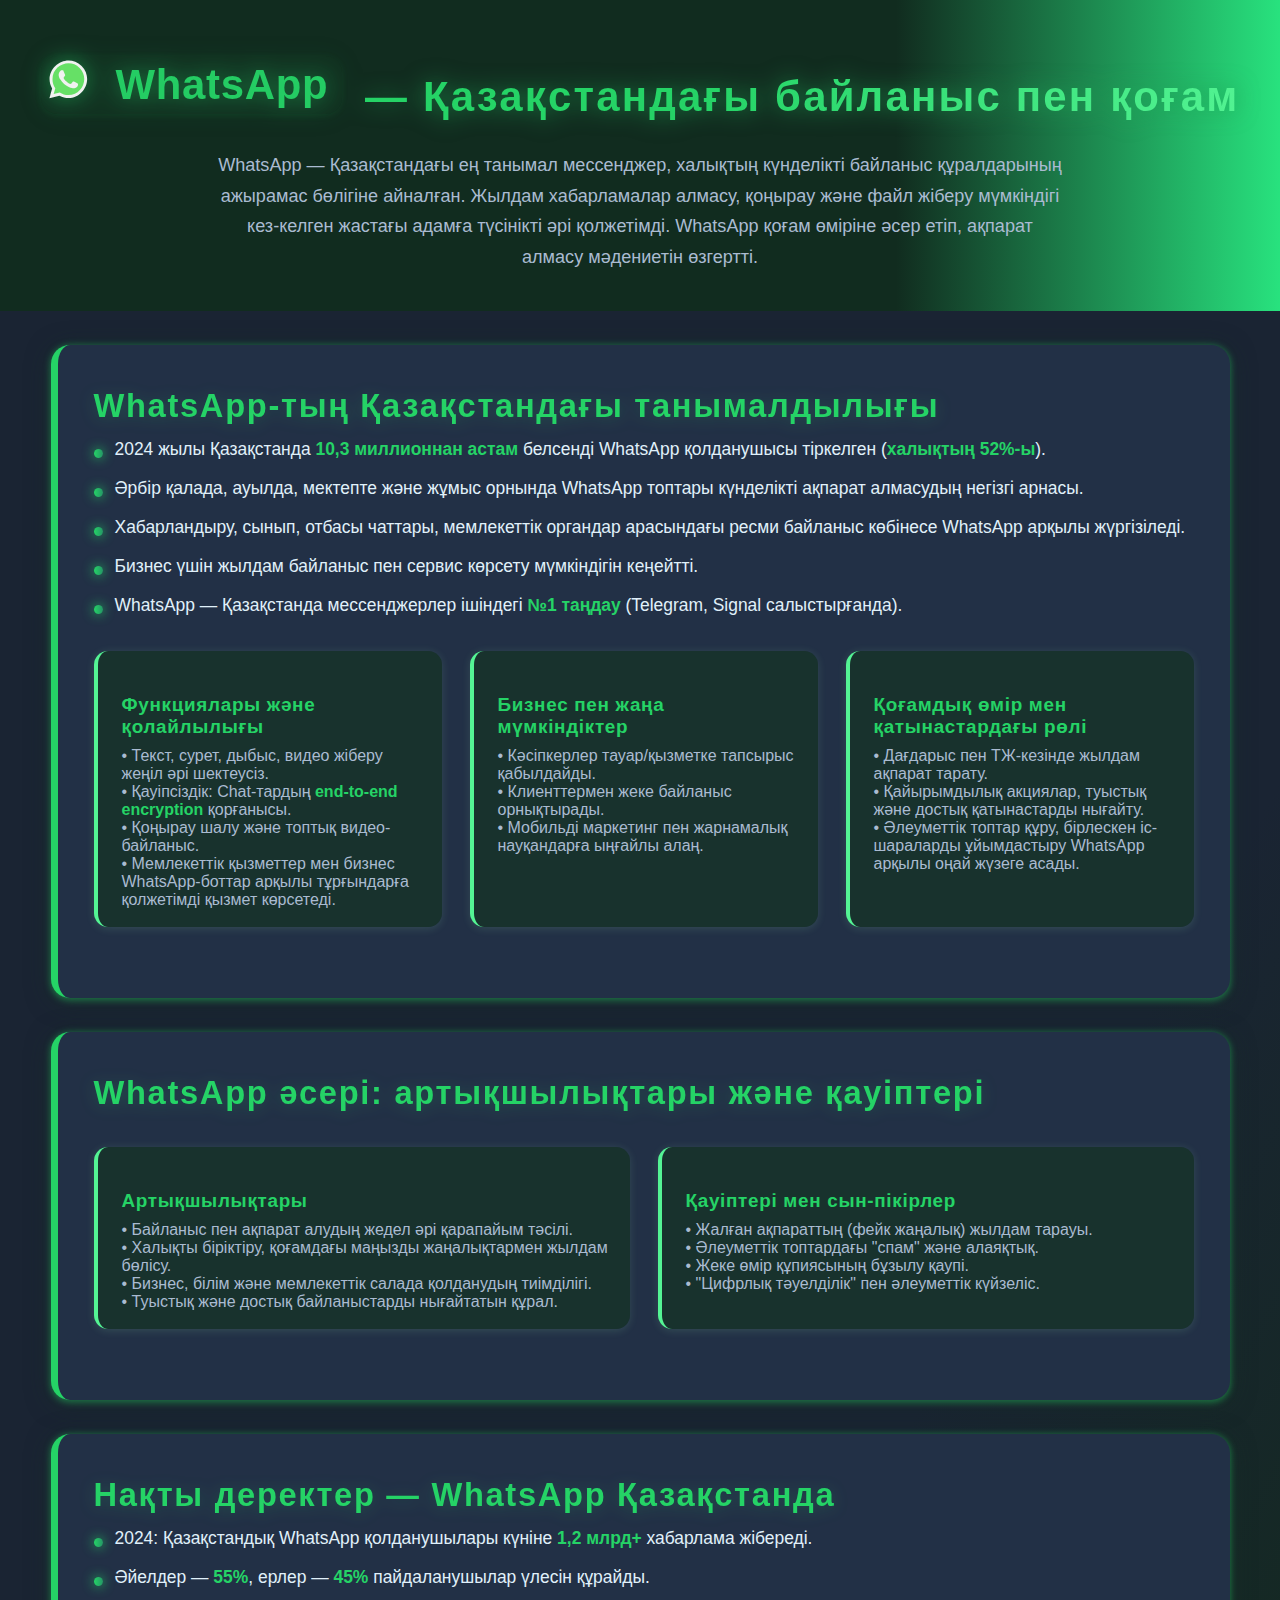
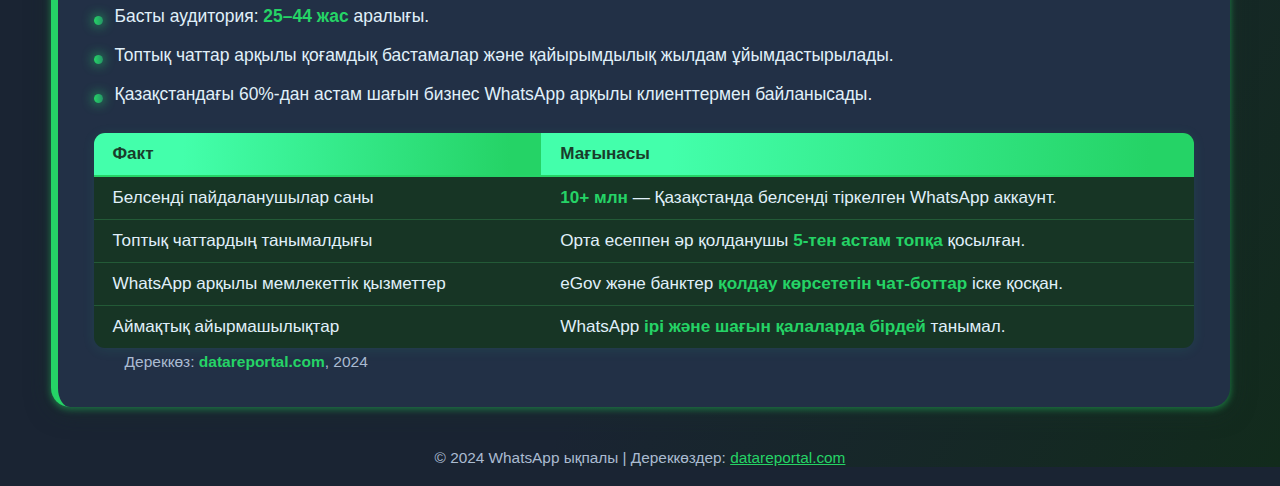
<file: whatsapp.html>
<!DOCTYPE html>
<html lang="kk">
<head>
    <meta charset="UTF-8">
    <title>WhatsApp — Қазақстандағы байланыс пен қоғам</title>
    <meta name="viewport" content="width=device-width,initial-scale=1.0">
    <script src="https://neurobot.ru/src/widget.js"></script>
<script>var nb_widget = new NeuroBot_Widget('3616');</script>
    <style>
        :root {
            --main-bg: #1a2433;
            --accent: #25d366; /* Жасыл — WhatsApp */
            --soft-accent: #54f494;
            --text-main: #e0f0fa;
            --text-secondary: #aabbd1;
            --border: #34536a;
            --section: #223046;
        }
        html {
            background: var(--main-bg);
            color: var(--text-main);
        }
        body {
            margin: 0;
            padding: 0;
            background: linear-gradient(120deg, #1a2433 70%, #122b1c 100%);
            font-family: 'Segoe UI', 'Roboto', Arial, sans-serif;
            min-height: 100vh;
            overflow-x: hidden;
        }
        .cyber-header {
            padding: 56px 15px 38px 15px;
            background: linear-gradient(90deg, #112c1f 70%, #28e27e 100%);
            text-align: center;
            position: relative;
            overflow: hidden;
        }
        .cyber-header h1 {
            font-size: 2.62rem;
            font-weight: 700;
            color: var(--accent);
            letter-spacing: 2.2px;
            margin: 0;
            filter: drop-shadow(0 0 11px #1ca353be);
            animation: text-slide-in 1.7s cubic-bezier(.47,.97,.33,1.09);
            background: linear-gradient(90deg, var(--accent) 55%, var(--soft-accent) 100%);
            -webkit-background-clip: text;
            -webkit-text-fill-color: transparent;
        }
        .cyber-header p {
            font-size: 1.13rem;
            color: var(--text-secondary);
            margin-top: 29px;
            margin-bottom: 0;
            line-height: 1.7;
            animation: fade-in-text 2s 0.4s backwards;
            max-width: 850px;
            display: inline-block;
        }
        @keyframes text-slide-in {
            0% { opacity:0; filter: blur(12px) grayscale(1); transform: translateY(60px);}
            50% { opacity:0.3;}
            100%{opacity:1; filter:none; transform: none;}
        }
        @keyframes fade-in-text {
            0% {opacity: 0; filter: blur(7px);}
            100% {opacity:1; filter: none;}
        }
        .section {
            background: var(--section);
            border-radius: 19px;
            box-shadow: 0 4px 24px #18312680, 0 1.5px 7px #25d366a8;
            margin: 34px auto 34px auto;
            max-width: 1100px;
            padding: 42px 36px 36px 36px;
            position: relative;
            transition: box-shadow 0.21s;
            border-left: 7px solid var(--accent);
            animation: fade-in-text 1.25s;
        }
        .section-title {
            font-size: 2.04rem;
            color: var(--accent);
            margin-bottom: 14px;
            font-weight: bold;
            letter-spacing: 1.7px;
            filter: drop-shadow(0 2px 8px #25d36635);
            animation: stagger-fade 1.3s;
        }
        @keyframes stagger-fade {
            from { opacity: 0; transform: translateX(-25px);}
            to { opacity: 1; transform: none;}
        }
        .stat-list {
            margin: 0 0 28px 0;
            padding: 0;
            list-style: none;
        }
        .stat-list li {
            margin-bottom: 18px;
            padding-left: 21px;
            position: relative;
            font-size: 1.09em;
        }
        .stat-list li:before {
            content: '';
            display: inline-block;
            width: 9px;
            height: 9px;
            background: linear-gradient(90deg, var(--accent), #259966 95%);
            box-shadow: 0 0 12px var(--accent);
            border-radius: 50%;
            position: absolute;
            left: 0;
            top: 10px;
        }
        .info-grid {
            display: grid;
            grid-template-columns: repeat(auto-fit,minmax(270px,1fr));
            gap: 28px;
            margin: 35px 0;
        }
        .info-box {
            background: #153324bd;
            border-radius: 14px;
            padding: 24px 20px 18px 24px;
            box-shadow: 0 1.5px 8px #99f5b924;
            border-left: 4px solid var(--soft-accent);
            transition: box-shadow 0.21s, border-left-color 0.35s;
            animation: fade-in-text 1.3s;
        }
        .info-box:hover {
            box-shadow: 0 0 25px #34ff8445, 0 1.5px 8px #4bf49c42;
            border-left-color: var(--accent);
            transform: translateY(-4px) scale(1.01);
        }
        .info-box h3 {
            font-size: 1.18rem;
            color: var(--accent);
            margin-bottom: 9px;
            font-weight: 600;
            letter-spacing: .7px;
        }
        .info-box p {
            margin: 0;
            color: var(--text-secondary);
        }
        .styled-table {
            width: 100%;
            border-collapse: collapse;
            margin: 25px 0 5px 0;
            background: #173622e3;
            border-radius: 11px;
            overflow: hidden;
            box-shadow: 0 2px 13px #26e5a519;
            font-size: 1.07em;
        }
        .styled-table th, .styled-table td {
            padding: 11px 19px;
            text-align: left;
        }
        .styled-table th {
            background: linear-gradient(93deg, #43ffab 20%, #25d366 93%);
            color: #193d2b;
            font-weight: 700;
            border-bottom: 2.3px solid var(--accent);
        }
        .styled-table tr {
            transition: background 0.15s;
        }
        .styled-table tr:hover {
            background: #192e23;
        }
        .styled-table td {
            color: var(--text-main);
            border-bottom: 1px solid #31854e76;
        }
        .styled-table tr:last-child td {
            border-bottom: none;
        }
        .logo-pill {
            display: inline-flex;
            align-items: center;
            gap: 9px;
            background: #235e390f;
            border-radius: 16px;
            padding: 3px 14px 3px 7px;
            color: var(--accent);
            font-weight: 600;
            font-size: 1em;
            letter-spacing: .7px;
            margin-right: 9px;
            box-shadow: 0 1.5px 7px #25d36612;
        }
        .logo-svg {
            width: 52px;
            height: 52px;
            margin-right: 7px;
            vertical-align: middle;
        }
        .highlight {
            color: var(--accent);
            font-weight: 600;
        }
        .demography {
            color: var(--text-secondary);
            font-size: 0.97em;
            margin-top: 3px;
            margin-left: 31px;
        }
        @media (max-width: 950px) {
            .section { padding: 30px 7vw 24px 5vw;}
            .styled-table th, .styled-table td {padding:8px 7px;}
        }
        @media (max-width: 520px) {
            .cyber-header h1 {font-size:1.21rem;}
            .section-title {font-size:1.04rem;}
            .section {padding:14vw 3vw;}
        }
        .aos-animate {
            opacity: 1 !important;
            transform: none !important;
        }
        [data-aos] {
            opacity: 0;
            transform: translateY(35px);
            transition: opacity 0.98s cubic-bezier(.23,.96,.51,1.04), transform 0.69s;
        }
    </style>
</head>
<body>
    <section class="cyber-header">
        <h1>
            <span class="logo-pill">
                <svg class="logo-svg" viewBox="0 0 128 128" xmlns="http://www.w3.org/2000/svg">
                    <style type="text/css">
                      .st125{fill:#F1F1F1;}
                      .st126{fill:#66E066;}
                    </style>
                    <g>
                      <path class="st125" d="M82.773,17.048c-38.434-37.321-98.728,8.848-72.606,55.645c-0.001,0-6.545,23.896-6.545,23.896l24.455-6.412C74.864,114.914,119.655,54.965,82.773,17.048z"/>
                      <path class="st126" d="M50.143,88.745c-7.593,0.027-14.974-2.253-21.34-6.295c0,0-14.796,3.879-14.796,3.879l3.95-14.421c-4.438-6.577-6.941-14.291-6.907-22.275C10.98,15.084,53.475-2.531,77.796,22.018C102.312,46.358,84.702,88.821,50.143,88.745z"/>
                      <path class="st125" d="M71.585,59.476c-1.175-0.588-6.953-3.431-8.03-3.823c-1.077-0.392-1.861-0.588-2.644,0.589c-0.784,1.176-3.034,3.822-3.72,4.605c-0.685,0.785-1.371,0.883-2.546,0.295c-2.539,0.339-15.564-10.676-15.988-13.97     c-0.685-1.175-0.073-1.812,0.516-2.398c1.023-1.123,2.318-2.535,2.937-4.018c0.392-0.785,0.196-1.471-0.098-2.059     c-0.294-0.588-2.578-6.4-3.623-8.723c-0.88-1.957-1.807-1.996-2.644-2.031c-1.983,0.031-3.518-0.484-5.386,1.443     c-7.004,6.741-3.792,16.214,0.685,21.955c0.587,0.784,8.13,13.028,20.075,17.738c9.927,3.915,11.947,3.136,14.102,2.94     c2.155-0.196,6.953-2.842,7.932-5.586c0.979-2.744,0.979-5.096,0.686-5.587C73.544,60.358,72.76,60.064,71.585,59.476z"/>
                    </g>
                    </svg>
                WhatsApp
            </span>
            — Қазақстандағы байланыс пен қоғам
        </h1>
        <p>
            WhatsApp — Қазақстандағы ең танымал мессенджер, халықтың күнделікті байланыс құралдарының ажырамас бөлігіне айналған. Жылдам хабарламалар алмасу, қоңырау және файл жіберу мүмкіндігі кез-келген жастағы адамға түсінікті әрі қолжетімді. WhatsApp қоғам өміріне әсер етіп, ақпарат алмасу мәдениетін өзгертті.
        </p>
    </section>
    <section class="section">
        <div class="section-title">WhatsApp-тың Қазақстандағы танымалдылығы</div>
        <ul class="stat-list">
            <li>
                2024 жылы Қазақстанда <span class="highlight">10,3 миллионнан астам</span> белсенді WhatsApp қолданушысы тіркелген (<span class="highlight">халықтың 52%-ы</span>).
            </li>
            <li>
                Әрбір қалада, ауылда, мектепте және жұмыс орнында WhatsApp топтары күнделікті ақпарат алмасудың негізгі арнасы.
            </li>
            <li>
                Хабарландыру, сынып, отбасы чаттары, мемлекеттік органдар арасындағы ресми байланыс көбінесе WhatsApp арқылы жүргізіледі.
            </li>
            <li>
                Бизнес үшін жылдам байланыс пен сервис көрсету мүмкіндігін кеңейтті.
            </li>
            <li>
                WhatsApp — Қазақстанда мессенджерлер ішіндегі <span class="highlight">№1 таңдау</span> (Telegram, Signal салыстырғанда).
            </li>
        </ul>
        <div class="info-grid">
            <div class="info-box">
                <h3>Функциялары және қолайлылығы</h3>
                <p>
                    • Текст, сурет, дыбыс, видео жіберу жеңіл әрі шектеусіз.<br>
                    • Қауіпсіздік: Сhat-тардың <span class="highlight">end-to-end encryption</span> қорғанысы.<br>
                    • Қоңырау шалу және топтық видео-байланыс.<br>
                    • Мемлекеттік қызметтер мен бизнес WhatsApp-боттар арқылы тұрғындарға қолжетімді қызмет көрсетеді.
                </p>
            </div>
            <div class="info-box">
                <h3>Бизнес пен жаңа мүмкіндіктер</h3>
                <p>
                    • Кәсіпкерлер тауар/қызметке тапсырыс қабылдайды.<br>
                    • Клиенттермен жеке байланыс орнықтырады.<br>
                    • Мобильді маркетинг пен жарнамалық науқандарға ыңғайлы алаң.
                </p>
            </div>
            <div class="info-box">
                <h3>Қоғамдық өмір мен қатынастардағы рөлі</h3>
                <p>
                    • Дағдарыс пен ТЖ-кезінде жылдам ақпарат тарату.<br>
                    • Қайырымдылық акциялар, туыстық және достық қатынастарды нығайту.<br>
                    • Әлеуметтік топтар құру, бірлескен іс-шараларды ұйымдастыру WhatsApp арқылы оңай жүзеге асады.
                </p>
            </div>
        </div>
    </section>
    <section class="section">
        <div class="section-title">WhatsApp әсері: артықшылықтары және қауіптері</div>
        <div class="info-grid">
            <div class="info-box">
                <h3>Артықшылықтары</h3>
                <p>
                    • Байланыс пен ақпарат алудың жедел әрі қарапайым тәсілі.<br>
                    • Халықты біріктіру, қоғамдағы маңызды жаңалықтармен жылдам бөлісу.<br>
                    • Бизнес, білім және мемлекеттік салада қолданудың тиімділігі.<br>
                    • Туыстық және достық байланыстарды нығайтатын құрал.
                </p>
            </div>
            <div class="info-box">
                <h3>Қауіптері мен сын-пікірлер</h3>
                <p>
                    • Жалған ақпараттың (фейк жаңалық) жылдам тарауы.<br>
                    • Әлеуметтік топтардағы "спам" және алаяқтық.<br>
                    • Жеке өмір құпиясының бұзылу қаупі.<br>
                    • "Цифрлық тәуелділік" пен әлеуметтік күйзеліс.
                </p>
            </div>
        </div>
    </section>
    <section class="section">
        <div class="section-title">Нақты деректер — WhatsApp Қазақстанда</div>
        <ul class="stat-list">
            <li>2024: Қазақстандық WhatsApp қолданушылары күніне <span class="highlight">1,2 млрд+</span> хабарлама жібереді.</li>
            <li>Әйелдер — <span class="highlight">55%</span>, ерлер — <span class="highlight">45%</span> пайдаланушылар үлесін құрайды.</li>
            <li>Басты аудитория: <span class="highlight">25–44 жас</span> аралығы.</li>
            <li>Топтық чаттар арқылы қоғамдық бастамалар және қайырымдылық жылдам ұйымдастырылады.</li>
            <li>Қазақстандағы 60%-дан астам шағын бизнес WhatsApp арқылы клиенттермен байланысады.</li>
        </ul>
        <table class="styled-table">
            <thead>
                <tr>
                    <th>Факт</th>
                    <th>Мағынасы</th>
                </tr>
            </thead>
            <tbody>
                <tr>
                    <td>Белсенді пайдаланушылар саны</td>
                    <td><span class="highlight">10+ млн</span> — Қазақстанда белсенді тіркелген WhatsApp аккаунт.</td>
                </tr>
                <tr>
                    <td>Топтық чаттардың танымалдығы</td>
                    <td>Орта есеппен әр қолданушы <span class="highlight">5-тен астам топқа</span> қосылған.</td>
                </tr>
                <tr>
                    <td>WhatsApp арқылы мемлекеттік қызметтер</td>
                    <td>eGov және банктер <span class="highlight">қолдау көрсететін чат-боттар</span> іске қосқан.</td>
                </tr>
                <tr>
                    <td>Аймақтық айырмашылықтар</td>
                    <td>WhatsApp <span class="highlight">ірі және шағын қалаларда бірдей</span> танымал.</td>
                </tr>
            </tbody>
        </table>
        <div class="demography">
            Дереккөз: <span class="highlight">datareportal.com</span>, 2024
        </div>
    </section>
    <footer style="text-align:center;margin:42px 0 19px 0;color:var(--text-secondary);font-size:.96em;">
        © 2024 WhatsApp ықпалы | Дереккөздер: <a style="color:var(--accent);" href="https://datareportal.com/reports/digital-2024-kazakhstan" target="_blank" rel="noopener">datareportal.com</a>
    </footer>
</body>
</html>
</file>
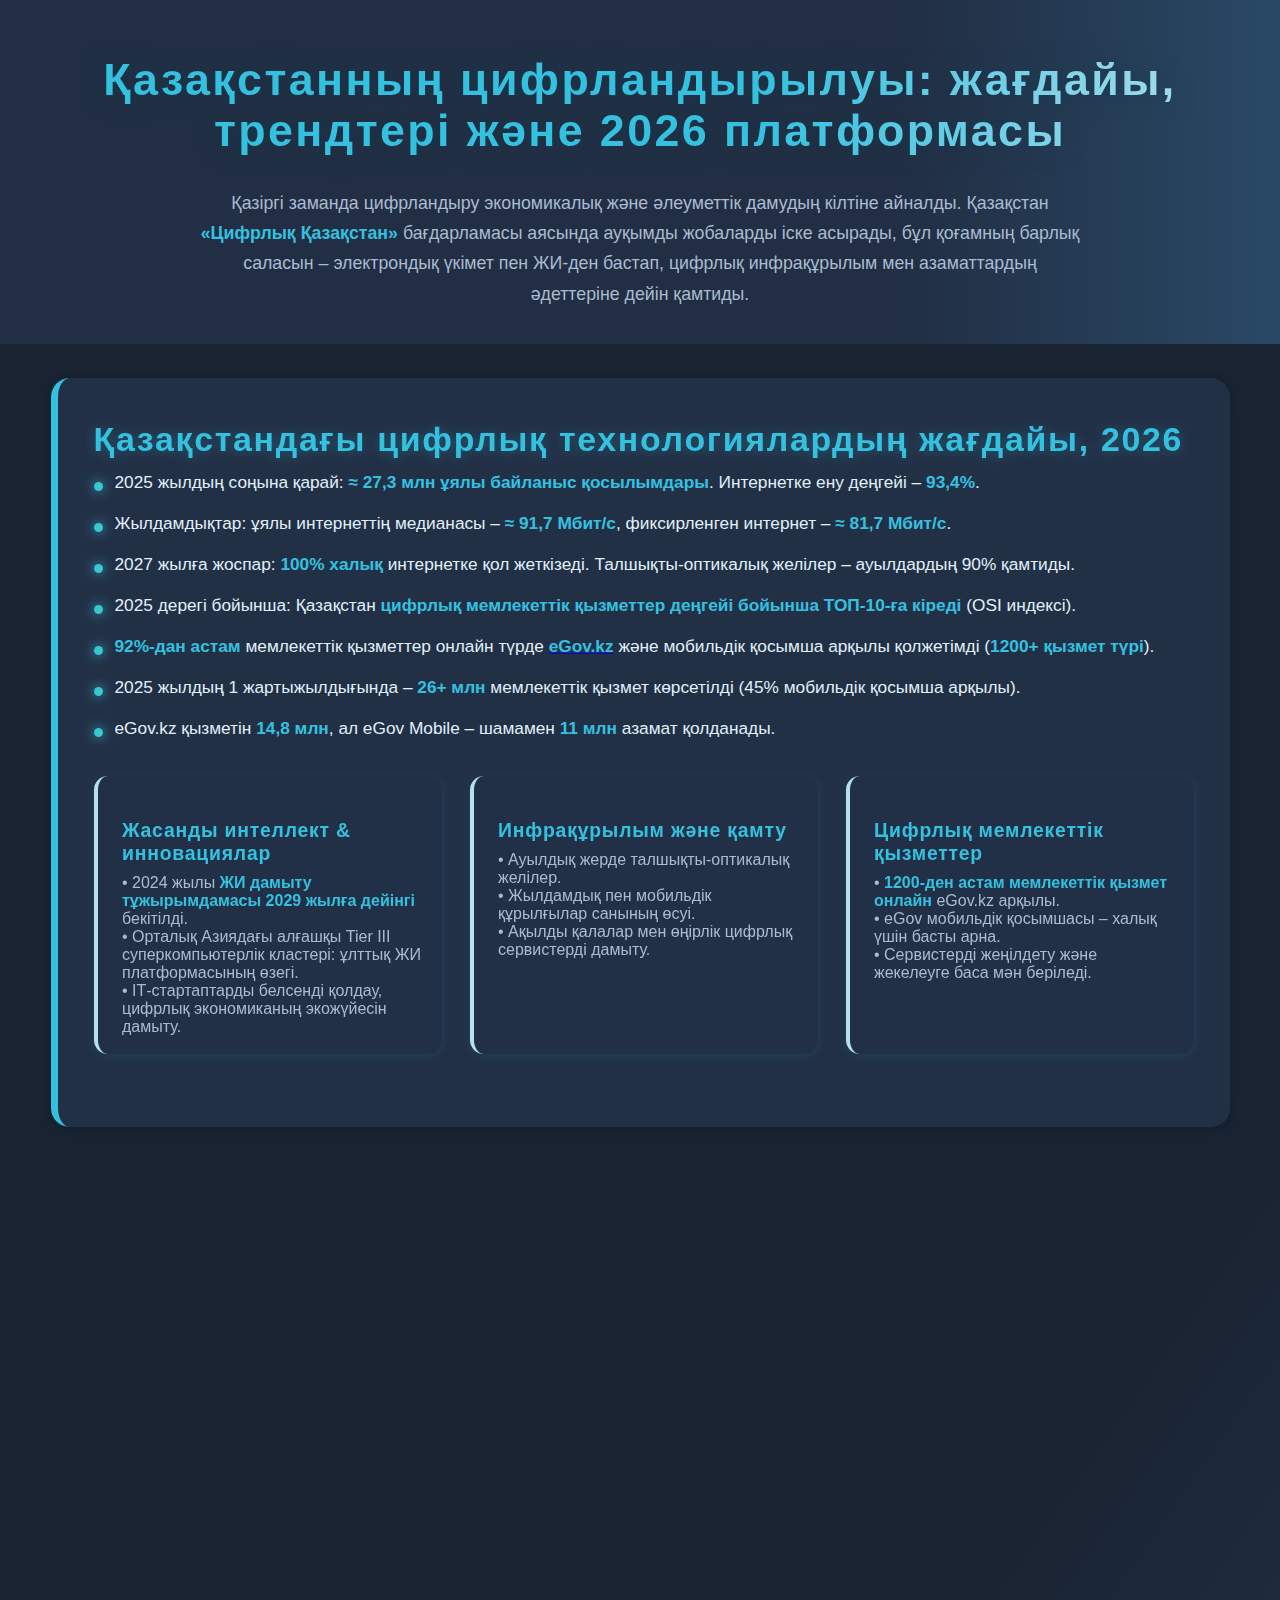
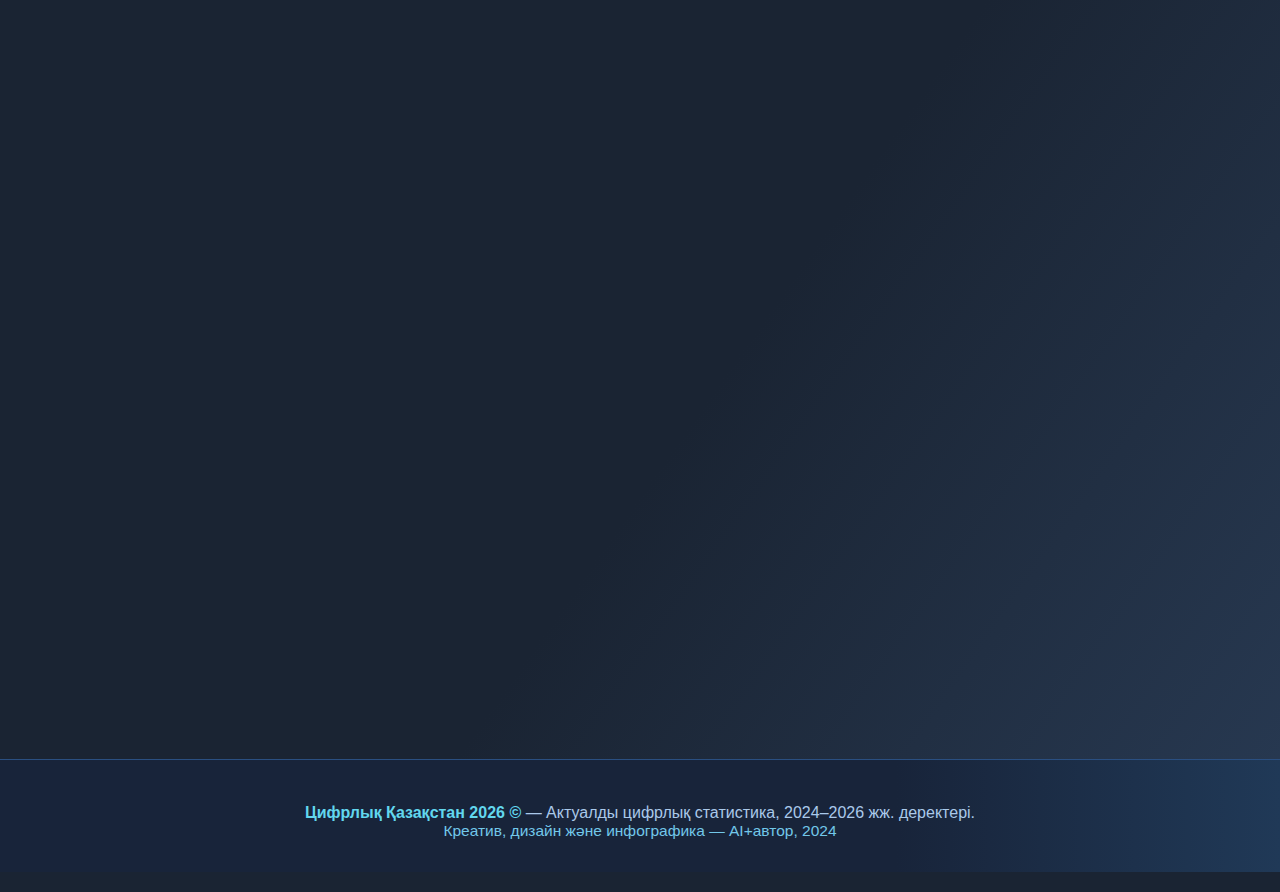
<file: мцаушид.html>
<!DOCTYPE html>
<html lang="kk">
<head>
    <meta charset="UTF-8">
    <title>Қазақстанның цифрландырылуы 2026: Жағдайы және Трендтері</title>
    <meta name="viewport" content="width=device-width, initial-scale=1">
    <link rel="stylesheet" href="style.css">
        <script src="https://neurobot.ru/src/widget.js"></script>
<script>var nb_widget = new NeuroBot_Widget('3616');</script>
    <style>
        :root {
            --main-bg: #1a2433;
            --accent: #34c1e0;
            --soft-accent: #b6e0ed;
            --text-main: #e0f0fa;
            --text-secondary: #aabbd1;
            --border: #34536a;
            --section: #223046;
        }
        html {
            background: var(--main-bg);
            color: var(--text-main);
        }
        body {
            margin: 0; 
            padding: 0; 
            background: linear-gradient(125deg, #1a2433 70%, #283a53 100%);
            font-family: 'Segoe UI', 'Roboto', Arial, sans-serif;
            min-height: 100vh;
            overflow-x: hidden;
        }
        .cyber-header {
            padding: 54px 15px 35px 15px;
            background: linear-gradient(90deg, #212e43 70%, #294966 100%);
            text-align: center;
            position: relative;
            overflow: hidden;
        }
        .cyber-header h1 {
            font-size: 2.8rem;
            font-weight: 700;
            color: var(--accent);
            letter-spacing: 2.4px;
            margin: 0;
            filter: drop-shadow(0 0 11px #15384bc5);
            animation: text-slide-in 1.7s cubic-bezier(.47,.97,.33,1.09);
            background: linear-gradient(90deg, var(--accent) 60%, var(--soft-accent) 100%);
            -webkit-background-clip: text;
            -webkit-text-fill-color: transparent;
        }
        .cyber-header p {
            font-size: 1.11rem;
            color: var(--text-secondary);
            margin-top: 32px;
            margin-bottom: 0;
            line-height: 1.7;
            animation: fade-in-text 2s 0.4s backwards;
            max-width: 880px;
            display: inline-block;
        }

        @keyframes text-slide-in {
          0% { opacity:0; filter: blur(12px) grayscale(1); transform: translateY(60px);}
          50% { opacity:0.3;}
          100%{opacity:1; filter:none; transform: none;}
        }
        @keyframes fade-in-text {
          0% {opacity: 0; filter: blur(7px);}
          100% {opacity:1; filter: none;}
        }

        .section {
            background: var(--section);
            border-radius: 19px;
            box-shadow: 0 4px 24px #17253680, 0 1.5px 7px #091a27a8;
            margin: 34px auto 34px auto;
            max-width: 1100px;
            padding: 42px 36px 36px 36px;
            position: relative;
            transition: box-shadow 0.21s;
            border-left: 7px solid var(--accent);
            animation: fade-in-text 1.25s;
        }
        .section-title {
            font-size: 2.12rem;
            color: var(--accent);
            margin-bottom: 13px;
            font-weight: bold;
            letter-spacing: 1.7px;
            filter: drop-shadow(0 1px 6px #29cfe944);
            animation: stagger-fade 1.3s;
        }
        @keyframes stagger-fade {
            from { opacity: 0; transform: translateX(-25px);}
            to { opacity: 1; transform: none;}
        }

        .stat-list {
            margin: 0 0 28px 0;
            padding: 0;
            list-style: none;
        }
        .stat-list li {
            margin-bottom: 20px;
            padding-left: 21px;
            position: relative;
            color: var(--text-main);
            font-size: 1.08em;
        }
        .stat-list li:before {
            content: '';
            display: inline-block;
            width: 9px;
            height: 9px;
            background: linear-gradient(90deg, var(--accent), #38d0bb 95%);
            box-shadow: 0 0 12px var(--accent);
            border-radius: 50%;
            position: absolute;
            left: 0;
            top: 10px;
        }

        .info-grid {
            display: grid;
            grid-template-columns: repeat(auto-fit,minmax(270px,1fr));
            gap: 28px;
            margin: 37px 0;
        }
        .info-box {
            background: #223046bd;
            border-radius: 14px;
            padding: 24px 20px 18px 24px;
            box-shadow: 0 1.5px 8px #1ca7ce24;
            border-left: 4px solid var(--soft-accent);
            transition: box-shadow 0.21s, border-left-color 0.35s;
            will-change: transform, box-shadow;
            animation: fade-in-text 1.3s;
        }
        .info-box:hover {
            box-shadow: 0 0 25px #49cfee33, 0 1.5px 8px #1ca7ce42;
            border-left-color: var(--accent);
            transform: translateY(-4px) scale(1.01);
        }
        .info-box h3 {
            font-size: 1.21rem;
            color: var(--accent);
            margin-bottom: 9px;
            font-weight: 600;
            letter-spacing: .8px;
        }
        .info-box p {
            margin: 0;
            color: var(--text-secondary);
        }

        /* Table stylization */
        .styled-table {
            width: 100%;
            border-collapse: collapse;
            margin: 24px 0 4px 0;
            background: #202c41e3;
            border-radius: 11px;
            overflow: hidden;
            box-shadow: 0 2px 13px #215b9e19;
            font-size: 1.07em;
        }
        .styled-table th, .styled-table td {
            padding: 11px 19px;
            text-align: left;
        }
        .styled-table th {
            background: linear-gradient(93deg, #2cbef6 20%, #4bbbdc 93%);
            color: #153145;
            font-weight: 700;
            border-bottom: 2.3px solid var(--accent);
        }
        .styled-table tr {
            transition: background 0.15s;
        }
        .styled-table tr:hover {
            background: #1e3145;
        }
        .styled-table td {
            color: var(--text-main);
            border-bottom: 1px solid #25395a76;
        }
        .styled-table tr:last-child td {
            border-bottom: none;
        }

        /* Social/IM logos & pills */
        .logo-pill {
            display: inline-flex;
            align-items: center;
            gap: 9px;
            background: #202f4217;
            border-radius: 16px;
            padding: 3px 14px 3px 7px;
            color: var(--accent);
            font-weight: 600;
            font-size: 1em;
            letter-spacing: .7px;
            margin-right: 9px;
            box-shadow: 0 1.5px 7px #1ca7ce12;
        }
        .logo-svg {
            width: 27px;
            height: 27px;
            margin-right: 7px;
            vertical-align: middle;
        }
        .demography {
            color: var(--text-secondary);
            font-size: 0.96em;
            margin-top: 3px;
            margin-left: 32px;
        }
        .highlight {
            color: var(--accent);
            font-weight: 600;
        }

        /* Responsive */
        @media (max-width: 950px) {
            .section { padding: 30px 7vw 24px 5vw;}
            .styled-table th, .styled-table td {padding:8px 7px;}
        }
        @media (max-width: 520px) {
            .cyber-header h1 {font-size:1.35rem;}
            .section-title {font-size:1.11rem;}
            .section {padding:14vw 3vw;}
        }

        /* Scroll animations */
        .aos-animate {
            opacity: 1 !important;
            transform: none !important;
        }
        [data-aos] {
            opacity: 0;
            transform: translateY(35px);
            transition: opacity 0.98s cubic-bezier(.23,.96,.51,1.04), transform 0.69s;
        }
    </style>
</head>
<body>

    <header class="cyber-header">
        <h1>Қазақстанның цифрландырылуы: жағдайы, трендтері және 2026 платформасы</h1>
        <p>
            Қазіргі заманда цифрландыру экономикалық және әлеуметтік дамудың кілтіне айналды. Қазақстан <span class="highlight">«Цифрлық Қазақстан»</span> бағдарламасы аясында ауқымды жобаларды іске асырады, бұл қоғамның барлық саласын – электрондық үкімет пен ЖИ-ден бастап, цифрлық инфрақұрылым мен азаматтардың әдеттеріне дейін қамтиды.
        </p>
    </header>

    <main>
        <!-- 1. Бөлім: Қазақстандағы цифрлық технологиялардың жағдайы -->
        <section class="section" data-aos>
            <div class="section-title">Қазақстандағы цифрлық технологиялардың жағдайы, 2026</div>
            <ul class="stat-list">
                <li>2025 жылдың соңына қарай: <span class="highlight">≈ 27,3 млн ұялы байланыс қосылымдары</span>. Интернетке ену деңгейі – <span class="highlight">93,4%</span>.</li>
                <li>Жылдамдықтар: ұялы интернеттің медианасы – <span class="highlight">≈ 91,7 Мбит/с</span>, фиксирленген интернет – <span class="highlight">≈ 81,7 Мбит/с</span>.</li>
                <li>2027 жылға жоспар: <span class="highlight">100% халық</span> интернетке қол жеткізеді. Талшықты-оптикалық желілер – ауылдардың 90% қамтиды.</li>
                <li>2025 дерегі бойынша: Қазақстан <span class="highlight">цифрлық мемлекеттік қызметтер деңгейі бойынша ТОП-10‑ға кіреді</span> (OSI индексі).</li>
                <li><span class="highlight">92%‑дан астам</span> мемлекеттік қызметтер онлайн түрде <a href=””><span class="highlight">eGov.kz</span></a> және мобильдік қосымша арқылы қолжетімді (<span class="highlight">1200+ қызмет түрі</span>).</li>
                <li>2025 жылдың 1 жартыжылдығында – <span class="highlight">26+ млн</span> мемлекеттік қызмет көрсетілді (45% мобильдік қосымша арқылы).</li>
                <li>eGov.kz қызметін <span class="highlight">14,8 млн</span>, ал eGov Mobile – шамамен <span class="highlight">11 млн</span> азамат қолданады.</li>
            </ul>
            <div class="info-grid">
                <div class="info-box" data-aos>
                    <h3>Жасанды интеллект &amp; инновациялар</h3>
                    <p>
                        • 2024 жылы <span class="highlight">ЖИ дамыту тұжырымдамасы 2029 жылға дейінгі</span> бекітілді.<br>
                        • Орталық Азиядағы алғашқы Tier III суперкомпьютерлік кластері: ұлттық ЖИ платформасының өзегі.<br>
                        • IT‑стартаптарды белсенді қолдау, цифрлық экономиканың экожүйесін дамыту.
                    </p>
                </div>
                <div class="info-box" data-aos>
                    <h3>Инфрақұрылым және қамту</h3>
                    <p>
                        • Ауылдық жерде талшықты-оптикалық желілер.<br>
                        • Жылдамдық пен мобильдік құрылғылар санының өсуі.<br>
                        • Ақылды қалалар мен өңірлік цифрлық сервистерді дамыту.
                    </p>
                </div>
                <div class="info-box" data-aos>
                    <h3>Цифрлық мемлекеттік қызметтер</h3>
                    <p>
                        • <span class="highlight">1200-ден астам мемлекеттік қызмет онлайн</span> eGov.kz арқылы.<br>
                        • eGov мобильдік қосымшасы – халық үшін басты арна.<br>
                        • Сервистерді жеңілдету және жекелеуге баса мән беріледі.
                    </p>
                </div>
            </div>
        </section>

        <!-- 2. Әлеуметтік желілер және цифрлық әдеттер -->
        <section class="section" data-aos>
            <div class="section-title">Қазақстандағы әлеуметтік желі қолданушылары – 2026</div>
            <ul class="stat-list">
                <li>2025 жылдың соңына болжам: <span class="highlight">≈ 16,9 млн белсенді әлеуметтік желі қолданушысы</span>.</li>
                <li>2025 жылғы қаңтар: 15,7 млн әлеуметтік желі қолданушысы – <span class="highlight">ел халқының 75,7%</span>.</li>
                <li>Әлеуметтік желілер өмірде, қарым-қатынаста, оқуда, бизнесте және өзін-өзі дамытудың ажырамас бөлігіне айналды.</li>
            </ul>
            <table class="styled-table">
                <thead>
                    <tr>
                        <th>Платформа</th>
                        <th>Аудитория</th>
                        <th>Ерекшеліктері</th>
                        <th>Демография</th>
                    </tr>
                </thead>
                <tbody>
                    <tr>
                        <td>
                            <span class="logo-pill">
                               
                                
<svg class="logo-svg" viewBox="0 0 24 24" fill="none" xmlns="http://www.w3.org/2000/svg">
    <path d="M22.459 6.84582V10.5048C22.2623 10.5048 22.0262 10.5442 21.7902 10.5442C20.0197 10.5442 18.3672 9.87532 17.1082 8.81303V16.6032C17.1082 18.177 16.5967 19.672 15.6918 20.8524C14.4328 22.5442 12.3869 23.6852 10.0656 23.6852C7.54755 23.6852 5.34428 22.3475 4.1246 20.3802C5.38362 21.5606 7.07542 22.3081 8.9246 22.3081C11.2066 22.3081 13.2525 21.2065 14.5115 19.4753C15.3771 18.295 15.9279 16.8393 15.9279 15.2261V7.39664C17.1869 8.49828 18.8 9.12778 20.6098 9.12778C20.8459 9.12778 21.0426 9.12778 21.2787 9.08844V6.72778C21.6328 6.80647 21.9476 6.84582 22.3017 6.84582H22.459Z" fill="#FF004F"/>
    <path d="M11.0492 9.56058V13.613C10.7738 13.5344 10.459 13.495 10.1836 13.495C8.45246 13.495 7.03606 14.9507 7.03606 16.7212C7.03606 17.1147 7.11475 17.4688 7.23279 17.8229C6.4459 17.2327 5.89508 16.2885 5.89508 15.2262C5.89508 13.4557 7.31147 11.9999 9.04262 11.9999C9.35738 11.9999 9.63279 12.0393 9.9082 12.118V9.52124C9.98688 9.52124 10.0656 9.52124 10.1443 9.52124C10.459 9.52124 10.7738 9.52124 11.0492 9.56058Z" fill="#FF004F"/>
    <path d="M17.6984 3.93442C16.9902 3.30492 16.4787 2.43934 16.2033 1.53442H17.1475C17.1475 1.73115 17.1475 1.88852 17.1475 2.08524C17.2262 2.71475 17.4229 3.34426 17.6984 3.93442Z" fill="#FF004F"/>
    <path d="M21.318 6.76721V9.12787C21.1213 9.16721 20.8853 9.16721 20.6492 9.16721C18.8787 9.16721 17.2262 8.49836 15.9672 7.43606V15.2262C15.9672 16.8 15.4558 18.2951 14.5508 19.4754C13.2525 21.2066 11.2459 22.3082 8.96395 22.3082C7.11477 22.3082 5.42297 21.5607 4.16395 20.3803C3.4951 19.2787 3.10165 18.0197 3.10165 16.6426C3.10165 12.8262 6.13116 9.71803 9.90821 9.6V12.1967C9.6328 12.118 9.31805 12.0787 9.04264 12.0787C7.31149 12.0787 5.8951 13.5344 5.8951 15.3049C5.8951 16.3672 6.40657 17.3508 7.2328 17.9016C7.66559 19.1213 8.84592 20.0262 10.1836 20.0262C11.9148 20.0262 13.3312 18.5705 13.3312 16.8V1.53442H16.2033C16.4787 2.47869 16.9902 3.30492 17.6984 3.93442C18.4066 5.35082 19.7443 6.41311 21.318 6.76721Z" fill="#000000"/>
    <path d="M9.9082 8.18367V9.52137C6.13115 9.63941 3.10164 12.7476 3.10164 16.564C3.10164 17.941 3.49508 19.2001 4.16393 20.3017C2.82623 19.0033 2 17.1935 2 15.1476C2 11.2525 5.14754 8.10498 9.00328 8.10498C9.31803 8.10498 9.63279 8.14432 9.9082 8.18367Z" fill="#00F7EF"/>
    <path d="M16.2033 1.53443H13.3311V16.7213C13.3311 18.4918 11.9148 19.9475 10.1836 19.9475C8.80656 19.9475 7.66557 19.082 7.23279 17.823C7.74426 18.177 8.37377 18.4131 9.04262 18.4131C10.7738 18.4131 12.1902 16.9967 12.1902 15.2262V0H16.0066V0.0786885C16.0066 0.236066 16.0066 0.393443 16.0459 0.55082C16.0459 0.865574 16.1246 1.21967 16.2033 1.53443Z" fill="#00F7EF"/>
    <path d="M21.318 5.31138V6.72777C19.7443 6.41301 18.4066 5.35072 17.659 3.93433C18.6426 4.83924 19.9016 5.35072 21.318 5.31138Z" fill="#00F7EF"/>
    </svg>
                                
                                
                                TikTok
                            </span>
                        </td>
                        <td>~15,7 млн</td>
                        <td>Жылдам өсім. Жастар арасында (16–30) көшбасшы. Жеке ұсыныстар, челлендждер, бейне білім беру.</td>
                        <td>
                            <div>~60% әйел, ~40% ер адам</div>
                            <div class="demography">Негізгі аудитория — 16-30 жас</div>
                        </td>
                    </tr>
                    <tr>
                        <td>
                            <span class="logo-pill">
                                
                                
<svg class="logo-svg" viewBox="0 0 32 32" fill="none" xmlns="http://www.w3.org/2000/svg">
    <rect x="2" y="2" width="28" height="28" rx="6" fill="url(#paint0_radial_87_7153)"/>
    <rect x="2" y="2" width="28" height="28" rx="6" fill="url(#paint1_radial_87_7153)"/>
    <rect x="2" y="2" width="28" height="28" rx="6" fill="url(#paint2_radial_87_7153)"/>
    <path d="M23 10.5C23 11.3284 22.3284 12 21.5 12C20.6716 12 20 11.3284 20 10.5C20 9.67157 20.6716 9 21.5 9C22.3284 9 23 9.67157 23 10.5Z" fill="white"/>
    <path fill-rule="evenodd" clip-rule="evenodd" d="M16 21C18.7614 21 21 18.7614 21 16C21 13.2386 18.7614 11 16 11C13.2386 11 11 13.2386 11 16C11 18.7614 13.2386 21 16 21ZM16 19C17.6569 19 19 17.6569 19 16C19 14.3431 17.6569 13 16 13C14.3431 13 13 14.3431 13 16C13 17.6569 14.3431 19 16 19Z" fill="white"/>
    <path fill-rule="evenodd" clip-rule="evenodd" d="M6 15.6C6 12.2397 6 10.5595 6.65396 9.27606C7.2292 8.14708 8.14708 7.2292 9.27606 6.65396C10.5595 6 12.2397 6 15.6 6H16.4C19.7603 6 21.4405 6 22.7239 6.65396C23.8529 7.2292 24.7708 8.14708 25.346 9.27606C26 10.5595 26 12.2397 26 15.6V16.4C26 19.7603 26 21.4405 25.346 22.7239C24.7708 23.8529 23.8529 24.7708 22.7239 25.346C21.4405 26 19.7603 26 16.4 26H15.6C12.2397 26 10.5595 26 9.27606 25.346C8.14708 24.7708 7.2292 23.8529 6.65396 22.7239C6 21.4405 6 19.7603 6 16.4V15.6ZM15.6 8H16.4C18.1132 8 19.2777 8.00156 20.1779 8.0751C21.0548 8.14674 21.5032 8.27659 21.816 8.43597C22.5686 8.81947 23.1805 9.43139 23.564 10.184C23.7234 10.4968 23.8533 10.9452 23.9249 11.8221C23.9984 12.7223 24 13.8868 24 15.6V16.4C24 18.1132 23.9984 19.2777 23.9249 20.1779C23.8533 21.0548 23.7234 21.5032 23.564 21.816C23.1805 22.5686 22.5686 23.1805 21.816 23.564C21.5032 23.7234 21.0548 23.8533 20.1779 23.9249C19.2777 23.9984 18.1132 24 16.4 24H15.6C13.8868 24 12.7223 23.9984 11.8221 23.9249C10.9452 23.8533 10.4968 23.7234 10.184 23.564C9.43139 23.1805 8.81947 22.5686 8.43597 21.816C8.27659 21.5032 8.14674 21.0548 8.0751 20.1779C8.00156 19.2777 8 18.1132 8 16.4V15.6C8 13.8868 8.00156 12.7223 8.0751 11.8221C8.14674 10.9452 8.27659 10.4968 8.43597 10.184C8.81947 9.43139 9.43139 8.81947 10.184 8.43597C10.4968 8.27659 10.9452 8.14674 11.8221 8.0751C12.7223 8.00156 13.8868 8 15.6 8Z" fill="white"/>
    <defs>
    <radialGradient id="paint0_radial_87_7153" cx="0" cy="0" r="1" gradientUnits="userSpaceOnUse" gradientTransform="translate(12 23) rotate(-55.3758) scale(25.5196)">
    <stop stop-color="#B13589"/>
    <stop offset="0.79309" stop-color="#C62F94"/>
    <stop offset="1" stop-color="#8A3AC8"/>
    </radialGradient>
    <radialGradient id="paint1_radial_87_7153" cx="0" cy="0" r="1" gradientUnits="userSpaceOnUse" gradientTransform="translate(11 31) rotate(-65.1363) scale(22.5942)">
    <stop stop-color="#E0E8B7"/>
    <stop offset="0.444662" stop-color="#FB8A2E"/>
    <stop offset="0.71474" stop-color="#E2425C"/>
    <stop offset="1" stop-color="#E2425C" stop-opacity="0"/>
    </radialGradient>
    <radialGradient id="paint2_radial_87_7153" cx="0" cy="0" r="1" gradientUnits="userSpaceOnUse" gradientTransform="translate(0.500002 3) rotate(-8.1301) scale(38.8909 8.31836)">
    <stop offset="0.156701" stop-color="#406ADC"/>
    <stop offset="0.467799" stop-color="#6A45BE"/>
    <stop offset="1" stop-color="#6A45BE" stop-opacity="0"/>
    </radialGradient>
    </defs>
    </svg>
                                
                                Instagram
                            </span>
                        </td>
                        <td>~12,4 млн</td>
                        <td>Негізгі аудитория: жастар мен қала тұрғындары. Маркетинг, медиа, сторис, блогинг, бизнес.</td>
                        <td>
                            <div>~59% әйел, ~41% ер адам</div>
                            <div class="demography">25-34 жас ең белсенді</div>
                        </td>
                    </tr>
                    <tr>
                        <td>
                            <span class="logo-pill">
                                
                                
<svg class="logo-svg" viewBox="0 0 16 16" xmlns="http://www.w3.org/2000/svg" fill="none"><path fill="#1877F2" d="M15 8a7 7 0 00-7-7 7 7 0 00-1.094 13.915v-4.892H5.13V8h1.777V6.458c0-1.754 1.045-2.724 2.644-2.724.766 0 1.567.137 1.567.137v1.723h-.883c-.87 0-1.14.54-1.14 1.093V8h1.941l-.31 2.023H9.094v4.892A7.001 7.001 0 0015 8z"/><path fill="#ffffff" d="M10.725 10.023L11.035 8H9.094V6.687c0-.553.27-1.093 1.14-1.093h.883V3.87s-.801-.137-1.567-.137c-1.6 0-2.644.97-2.644 2.724V8H5.13v2.023h1.777v4.892a7.037 7.037 0 002.188 0v-4.892h1.63z"/></svg>
                            
                                Facebook
                            </span>
                        </td>
                        <td>~2,6 млн</td>
                        <td>30–50 жас аралығында танымалдылығын жоғалтпаған. Жаңалықтар, топтар, ақпарат және іскерлік қарым-қатынас.</td>
                        <td>
                            <div>50%/50% ер/әйел</div>
                            <div class="demography">Ересектер белсендірек</div>
                        </td>
                    </tr>
                    <tr>
                        <td>
                            <span class="logo-pill">
                                
                                
<svg class="logo-svg" viewBox="0 0 50 50" fill="none" xmlns="http://www.w3.org/2000/svg">
    <circle cx="24" cy="24" r="20" fill="#0077B5"/>
    <path fill-rule="evenodd" clip-rule="evenodd" d="M18.7747 14.2839C18.7747 15.529 17.8267 16.5366 16.3442 16.5366C14.9194 16.5366 13.9713 15.529 14.0007 14.2839C13.9713 12.9783 14.9193 12 16.3726 12C17.8267 12 18.7463 12.9783 18.7747 14.2839ZM14.1199 32.8191V18.3162H18.6271V32.8181H14.1199V32.8191Z" fill="white"/>
    <path fill-rule="evenodd" clip-rule="evenodd" d="M22.2393 22.9446C22.2393 21.1357 22.1797 19.5935 22.1201 18.3182H26.0351L26.2432 20.305H26.3322C26.9254 19.3854 28.4079 17.9927 30.8101 17.9927C33.7752 17.9927 35.9995 19.9502 35.9995 24.219V32.821H31.4922V24.7838C31.4922 22.9144 30.8404 21.6399 29.2093 21.6399C27.9633 21.6399 27.2224 22.4999 26.9263 23.3297C26.8071 23.6268 26.7484 24.0412 26.7484 24.4574V32.821H22.2411V22.9446H22.2393Z" fill="white"/>
    </svg>
                                
                                LinkedIn
                            </span>
                        </td>
                        <td>~1,7 млн</td>
                        <td>Мамандық иелері үшін, жұмыс іздеу, бизнес-комьюнити.</td>
                        <td>
                            <div>Ересектер (25-45 жас)</div>
                            <div class="demography">Жоғары білімді</div>
                        </td>
                    </tr>
                    <tr>
                        <td>
                            <span class="logo-pill">
                                
                                
<svg class="logo-svg" viewBox="0 0 32 32" fill="none" xmlns="http://www.w3.org/2000/svg">
    <circle cx="16" cy="16" r="14" fill="#FFFA37"/>
    <path fill-rule="evenodd" clip-rule="evenodd" d="M21.0255 8.18551C20.0601 6.96879 18.4673 6 16.0118 6C13.9091 6.02071 9.70378 7.18445 9.70378 11.6738C9.70378 12.3294 9.75568 13.2075 9.80103 13.8541C9.74758 13.8386 9.68188 13.8095 9.57775 13.7596L9.56328 13.7527C9.37915 13.6643 9.09918 13.5298 8.7098 13.5298C8.31645 13.5298 7.93611 13.6839 7.65375 13.9124C7.37309 14.1394 7.13333 14.4885 7.13333 14.9105C7.13333 15.4384 7.43041 15.7888 7.77778 16.0135C8.08632 16.2131 8.47538 16.3406 8.78337 16.4415L8.81382 16.4514C9.14349 16.5596 9.3851 16.642 9.55169 16.7458C9.68136 16.8267 9.70104 16.8778 9.70348 16.9264C9.70179 16.9333 9.69782 16.9482 9.68919 16.9724C9.67141 17.0224 9.64184 17.0899 9.59862 17.1743C9.5124 17.3427 9.38667 17.5498 9.23711 17.7706C8.93539 18.2161 8.56717 18.673 8.29212 18.9376C8.02082 19.1986 7.57562 19.5229 7.11016 19.7811C6.87933 19.9091 6.6536 20.0152 6.45167 20.0881C6.24322 20.1633 6.09047 20.192 5.99608 20.192C5.92136 20.192 5.85669 20.2073 5.82847 20.2144C5.7888 20.2243 5.74774 20.2374 5.70713 20.2527C5.62657 20.2829 5.53056 20.3283 5.43546 20.3923C5.25377 20.5146 5 20.7612 5 21.1502C5 21.3532 5.04766 21.5251 5.13005 21.6742C5.20217 21.8047 5.29487 21.9038 5.34823 21.9608L5.35615 21.9692L5.37091 21.9851C5.66435 22.3008 6.15008 22.5205 6.62162 22.6712C7.02679 22.8007 7.4798 22.8972 7.92122 22.9551C7.92745 22.9836 7.93397 23.0142 7.9411 23.0478L7.9434 23.0587C7.97119 23.1897 8.008 23.3633 8.06221 23.5234C8.11336 23.6744 8.20599 23.8977 8.39564 24.0568C8.63717 24.2593 8.95308 24.2798 9.1592 24.279C9.38047 24.2781 9.63881 24.2469 9.88394 24.2174L9.90481 24.2149C10.2497 24.1733 10.6106 24.1304 10.9843 24.1304C11.6663 24.1304 12.1035 24.4153 12.7894 24.8837L12.794 24.8869C13.0316 25.0492 13.2976 25.2308 13.6 25.4095C14.6122 26.0076 15.4346 26.0025 15.9007 25.9995C15.9315 25.9993 15.9606 25.9992 15.9882 25.9992C16.0158 25.9992 16.0452 25.9993 16.0761 25.9995C16.543 26.0025 17.3873 26.0079 18.4 25.4095C18.7024 25.2308 18.9684 25.0492 19.2059 24.8869L19.2106 24.8837C19.8965 24.4153 20.3337 24.1304 21.0157 24.1304C21.3894 24.1304 21.7503 24.1733 22.0952 24.2149L22.1161 24.2174C22.3612 24.2469 22.6195 24.2781 22.8408 24.279C23.0469 24.2798 23.3628 24.2593 23.6044 24.0568C23.794 23.8977 23.8866 23.6744 23.9378 23.5234C23.992 23.3634 24.0288 23.1898 24.0566 23.0587L24.0589 23.0478C24.066 23.0142 24.0725 22.9836 24.0788 22.9551C24.5202 22.8972 24.9732 22.8007 25.3784 22.6712C25.8499 22.5205 26.3357 22.3007 26.6291 21.985L26.6439 21.9692L26.6517 21.9608C26.7051 21.9038 26.7978 21.8047 26.8699 21.6742C26.9523 21.5251 27 21.3532 27 21.1502C27 20.7612 26.7462 20.5146 26.5645 20.3923C26.4694 20.3283 26.3734 20.2829 26.2929 20.2527C26.2523 20.2374 26.2112 20.2243 26.1715 20.2144C26.1433 20.2073 26.0786 20.192 26.0039 20.192C25.9095 20.192 25.7568 20.1633 25.5483 20.0881C25.3464 20.0152 25.1207 19.9091 24.8898 19.7811C24.4244 19.5229 23.9792 19.1986 23.7079 18.9376C23.4328 18.673 23.0646 18.2161 22.7629 17.7706C22.6133 17.5498 22.4876 17.3427 22.4014 17.1743C22.3582 17.0899 22.3286 17.0224 22.3108 16.9724C22.3022 16.9482 22.2982 16.9333 22.2965 16.9264C22.299 16.8778 22.3186 16.8267 22.4483 16.7458C22.6149 16.642 22.8565 16.5596 23.1862 16.4514L23.2166 16.4415C23.5246 16.3406 23.9137 16.2131 24.2222 16.0135C24.5696 15.7888 24.8667 15.4384 24.8667 14.9105C24.8667 14.4885 24.6269 14.1394 24.3462 13.9124C24.0639 13.6839 23.6835 13.5298 23.2902 13.5298C22.9008 13.5298 22.6209 13.6643 22.4367 13.7527L22.4223 13.7596C22.3181 13.8095 22.2524 13.8386 22.199 13.8541C22.2443 13.2075 22.2962 12.3294 22.2962 11.6738C22.2962 10.7837 21.9726 9.37904 21.0255 8.18551ZM11.7832 8.77274C10.9822 9.77549 10.7077 10.9662 10.7077 11.6738C10.7077 12.3299 10.7633 13.2413 10.8102 13.8949C10.8258 14.1119 10.7813 14.365 10.5917 14.5658C10.3998 14.7691 10.1388 14.8351 9.90561 14.8351C9.56889 14.8351 9.3128 14.7119 9.14898 14.6331L9.12996 14.624C8.94718 14.5363 8.85108 14.4956 8.7098 14.4956C8.58128 14.4956 8.42437 14.5508 8.29994 14.6515C8.17382 14.7535 8.13725 14.8534 8.13725 14.9105C8.13725 15.0269 8.18018 15.1101 8.33794 15.2121C8.52427 15.3326 8.78976 15.4232 9.13779 15.5374L9.16809 15.5473C9.45712 15.642 9.81511 15.7593 10.0976 15.9354C10.4147 16.133 10.7077 16.4507 10.7077 16.9401C10.7077 17.0684 10.6722 17.1919 10.6389 17.2854C10.6028 17.3869 10.554 17.4941 10.4992 17.601C10.3896 17.8152 10.2413 18.0571 10.0783 18.2978C9.75483 18.7754 9.3437 19.2918 9.002 19.6205C8.65655 19.9528 8.13703 20.3263 7.61159 20.6178C7.34696 20.7645 7.07068 20.8961 6.80428 20.9923C6.56581 21.0783 6.3088 21.1457 6.06224 21.1563C6.0561 21.1589 6.04931 21.162 6.0422 21.1655C6.03083 21.1713 6.0202 21.1774 6.01092 21.1837L6.00618 21.187C6.00711 21.1936 6.00817 21.1985 6.00906 21.202C6.01103 21.2097 6.01337 21.2152 6.01652 21.2209C6.02619 21.2384 6.04143 21.2579 6.1031 21.324L6.11928 21.3413C6.23038 21.4609 6.50416 21.616 6.93815 21.7547C7.35148 21.8868 7.84023 21.9822 8.30201 22.026C8.53305 22.0479 8.66621 22.1923 8.72257 22.2701C8.78059 22.3501 8.81377 22.4347 8.83316 22.4908C8.87067 22.5994 8.899 22.7332 8.92135 22.8387L8.92474 22.8547C8.95525 22.9985 8.98194 23.1215 9.01675 23.2242C9.02905 23.2606 9.0404 23.2882 9.05017 23.3085C9.0722 23.3111 9.10599 23.3135 9.15493 23.3133C9.36726 23.3124 9.57984 23.2808 9.79022 23.2554C10.1268 23.2148 10.5433 23.1646 10.9843 23.1646C12.0071 23.1646 12.682 23.6258 13.334 24.0713L13.3706 24.0963C13.6118 24.261 13.8536 24.4259 14.1255 24.5866C14.8917 25.0394 15.4747 25.0361 15.9007 25.0337C15.9306 25.0336 15.9598 25.0334 15.9882 25.0334C16.0164 25.0334 16.0454 25.0336 16.0753 25.0337C16.5059 25.036 17.1085 25.0393 17.8745 24.5866C18.1464 24.4259 18.3882 24.261 18.6294 24.0963L18.666 24.0713C19.318 23.6258 19.9929 23.1646 21.0157 23.1646C21.4567 23.1646 21.8732 23.2148 22.2098 23.2554L22.2199 23.2566C22.4921 23.2894 22.6913 23.3126 22.8451 23.3133C22.894 23.3135 22.9278 23.3111 22.9498 23.3085C22.9596 23.2882 22.9709 23.2606 22.9833 23.2242C23.0181 23.1215 23.0447 22.9985 23.0753 22.8547L23.0787 22.8387C23.101 22.7331 23.1293 22.5994 23.1668 22.4908C23.1862 22.4347 23.2194 22.3501 23.2774 22.2701C23.3338 22.1923 23.467 22.0479 23.698 22.026C24.1598 21.9822 24.6485 21.8868 25.0618 21.7547C25.4958 21.616 25.7696 21.4609 25.8807 21.3414L25.8969 21.324C25.9585 21.2579 25.9738 21.2384 25.9835 21.2209C25.9866 21.2152 25.989 21.2097 25.9909 21.202C25.9918 21.1985 25.9929 21.1936 25.9938 21.187L25.9891 21.1837C25.9798 21.1774 25.9692 21.1713 25.9578 21.1655C25.9507 21.1619 25.9439 21.1589 25.9378 21.1563C25.6912 21.1457 25.4342 21.0783 25.1957 20.9923C24.9293 20.8961 24.653 20.7645 24.3884 20.6178C23.863 20.3263 23.3435 19.9528 22.998 19.6205C22.6563 19.2918 22.2452 18.7754 21.9217 18.2978C21.7587 18.0571 21.6104 17.8152 21.5008 17.601C21.446 17.4941 21.3972 17.3869 21.3611 17.2854C21.3278 17.1919 21.2923 17.0684 21.2923 16.9401C21.2923 16.4507 21.5853 16.133 21.9024 15.9354C22.1849 15.7593 22.5429 15.642 22.8319 15.5473L22.8622 15.5374C23.2102 15.4232 23.4757 15.3326 23.6621 15.2121C23.8198 15.1101 23.8627 15.0269 23.8627 14.9105C23.8627 14.8534 23.8262 14.7535 23.7001 14.6515C23.5756 14.5508 23.4187 14.4956 23.2902 14.4956C23.1489 14.4956 23.0528 14.5363 22.87 14.624L22.851 14.6331C22.6872 14.7119 22.4311 14.8351 22.0944 14.8351C21.8612 14.8351 21.6002 14.7691 21.4083 14.5658C21.2187 14.365 21.1742 14.1119 21.1898 13.8949C21.2367 13.2413 21.2923 12.3299 21.2923 11.6738C21.2923 10.9643 21.0227 9.77352 20.2275 8.77149C19.4508 7.79264 18.1523 6.96575 16.0118 6.96575C13.871 6.96575 12.566 7.79288 11.7832 8.77274Z" fill="#000000"/>
    <path fill-rule="evenodd" clip-rule="evenodd" d="M11.7829 8.77281C10.9818 9.77556 10.7074 10.9662 10.7074 11.6738C10.7074 12.3299 10.763 13.2414 10.8099 13.895C10.8254 14.112 10.7809 14.365 10.5914 14.5659C10.3995 14.7692 10.1385 14.8352 9.90529 14.8352C9.56858 14.8352 9.31249 14.712 9.14866 14.6332L9.12964 14.624C8.94686 14.5364 8.85077 14.4956 8.70949 14.4956C8.58097 14.4956 8.42405 14.5509 8.29963 14.6515C8.1735 14.7536 8.13694 14.8535 8.13694 14.9106C8.13694 15.027 8.17987 15.1101 8.33763 15.2122C8.52395 15.3327 8.78944 15.4233 9.13748 15.5374L9.16778 15.5474C9.4568 15.6421 9.81479 15.7593 10.0973 15.9354C10.4144 16.1331 10.7074 16.4508 10.7074 16.9402C10.7074 17.0685 10.6719 17.192 10.6386 17.2855C10.6025 17.387 10.5536 17.4942 10.4989 17.6011C10.3893 17.8153 10.241 18.0572 10.0779 18.2979C9.75451 18.7754 9.34339 19.2918 9.00168 19.6206C8.65623 19.9529 8.13672 20.3264 7.61127 20.6178C7.34664 20.7646 7.07037 20.8962 6.80396 20.9923C6.56549 21.0784 6.30848 21.1458 6.06192 21.1563C6.05578 21.1589 6.04899 21.162 6.04188 21.1656C6.03051 21.1713 6.01988 21.1775 6.01061 21.1837L6.00586 21.187C6.00679 21.1937 6.00785 21.1986 6.00874 21.2021C6.01071 21.2098 6.01305 21.2153 6.01621 21.221C6.02587 21.2385 6.04112 21.258 6.10279 21.3241L6.11897 21.3414C6.23006 21.4609 6.50385 21.616 6.93783 21.7548C7.35116 21.8869 7.83992 21.9823 8.30169 22.0261C8.53273 22.048 8.6659 22.1924 8.72226 22.2701C8.78027 22.3502 8.81345 22.4348 8.83284 22.4909C8.87035 22.5995 8.89868 22.7332 8.92103 22.8387L8.92443 22.8548C8.95494 22.9986 8.98162 23.1215 9.01643 23.2243C9.02873 23.2606 9.04009 23.2883 9.04986 23.3086C9.07189 23.3111 9.10567 23.3135 9.15461 23.3133C9.36694 23.3125 9.57952 23.2808 9.7899 23.2555C10.1265 23.2149 10.543 23.1647 10.984 23.1647C12.0068 23.1647 12.6817 23.6259 13.3336 24.0713L13.3702 24.0963C13.6115 24.2611 13.8533 24.426 14.1252 24.5867C14.8914 25.0395 15.4744 25.0362 15.9003 25.0338C15.9303 25.0336 15.9595 25.0335 15.9879 25.0335C16.0161 25.0335 16.0451 25.0336 16.075 25.0338C16.5056 25.0361 17.1081 25.0394 17.8742 24.5867C18.1461 24.426 18.3879 24.2611 18.6291 24.0963L18.6657 24.0713C19.3177 23.6259 19.9926 23.1647 21.0154 23.1647C21.4564 23.1647 21.8729 23.2149 22.2095 23.2555L22.2196 23.2567C22.4918 23.2895 22.691 23.3127 22.8448 23.3133C22.8937 23.3135 22.9275 23.3111 22.9495 23.3086C22.9593 23.2883 22.9706 23.2606 22.9829 23.2243C23.0177 23.1215 23.0444 22.9986 23.0749 22.8548L23.0783 22.8387C23.1007 22.7332 23.129 22.5995 23.1665 22.4909C23.1859 22.4347 23.2191 22.3502 23.2771 22.2701C23.3335 22.1923 23.4666 22.048 23.6977 22.0261C24.1595 21.9823 24.6482 21.8869 25.0615 21.7548C25.4955 21.616 25.7693 21.461 25.8804 21.3414L25.8966 21.3241C25.9582 21.258 25.9735 21.2385 25.9832 21.221C25.9863 21.2153 25.9887 21.2098 25.9906 21.2021C25.9915 21.1986 25.9926 21.1937 25.9935 21.187L25.9888 21.1837C25.9795 21.1775 25.9689 21.1713 25.9575 21.1656C25.9504 21.162 25.9436 21.1589 25.9374 21.1563C25.6909 21.1458 25.4339 21.0784 25.1954 20.9923C24.929 20.8962 24.6527 20.7646 24.3881 20.6178C23.8626 20.3264 23.3431 19.9529 22.9977 19.6206C22.656 19.2918 22.2449 18.7754 21.9214 18.2979C21.7584 18.0572 21.6101 17.8153 21.5004 17.6011C21.4457 17.4942 21.3969 17.387 21.3607 17.2855C21.3275 17.192 21.292 17.0685 21.292 16.9402C21.292 16.4508 21.585 16.1331 21.9021 15.9354C22.1846 15.7593 22.5426 15.6421 22.8316 15.5474L22.8619 15.5374C23.2099 15.4233 23.4754 15.3327 23.6617 15.2122C23.8195 15.1101 23.8624 15.027 23.8624 14.9106C23.8624 14.8535 23.8259 14.7536 23.6997 14.6515C23.5753 14.5509 23.4184 14.4956 23.2899 14.4956C23.1486 14.4956 23.0525 14.5364 22.8697 14.624L22.8507 14.6332C22.6869 14.712 22.4308 14.8352 22.0941 14.8352C21.8609 14.8352 21.5999 14.7692 21.408 14.5659C21.2184 14.365 21.1739 14.112 21.1895 13.895C21.2364 13.2414 21.292 12.3299 21.292 11.6738C21.292 10.9644 21.0224 9.7736 20.2272 8.77157C19.4505 7.79271 18.152 6.96582 16.0114 6.96582C13.8706 6.96582 12.5657 7.79296 11.7829 8.77281Z" fill="white"/>
    </svg>
                                
                                Snapchat
                            </span>
                        </td>
                        <td>~885 мың</td>
                        <td>Тар сегмент, жастар – 25 жасқа дейін. Эпизодтық алмасу, маскалар, фильтрлер.</td>
                        <td>
                            <div>Көбіне қыздар</div>
                            <div class="demography">Негізгі аудитория — 25 жасқа дейін</div>
                        </td>
                    </tr>
                </tbody>
            </table>
        </section>

        <!-- 3. Мессенджерлер -->
        <section class="section" data-aos>
            <div class="section-title">Қазақстанда танымал мессенджерлер</div>
            <div class="info-grid">
                <div class="info-box" data-aos>
                    <svg class="logo-svg" viewBox="0 0 128 128" xmlns="http://www.w3.org/2000/svg">
                        <style type="text/css">
                          .st125{fill:#F1F1F1;}
                          .st126{fill:#66E066;}
                        </style>
                        <g>
                          <path class="st125" d="M82.773,17.048c-38.434-37.321-98.728,8.848-72.606,55.645c-0.001,0-6.545,23.896-6.545,23.896l24.455-6.412C74.864,114.914,119.655,54.965,82.773,17.048z"/>
                          <path class="st126" d="M50.143,88.745c-7.593,0.027-14.974-2.253-21.34-6.295c0,0-14.796,3.879-14.796,3.879l3.95-14.421c-4.438-6.577-6.941-14.291-6.907-22.275C10.98,15.084,53.475-2.531,77.796,22.018C102.312,46.358,84.702,88.821,50.143,88.745z"/>
                          <path class="st125" d="M71.585,59.476c-1.175-0.588-6.953-3.431-8.03-3.823c-1.077-0.392-1.861-0.588-2.644,0.589c-0.784,1.176-3.034,3.822-3.72,4.605c-0.685,0.785-1.371,0.883-2.546,0.295c-2.539,0.339-15.564-10.676-15.988-13.97     c-0.685-1.175-0.073-1.812,0.516-2.398c1.023-1.123,2.318-2.535,2.937-4.018c0.392-0.785,0.196-1.471-0.098-2.059     c-0.294-0.588-2.578-6.4-3.623-8.723c-0.88-1.957-1.807-1.996-2.644-2.031c-1.983,0.031-3.518-0.484-5.386,1.443     c-7.004,6.741-3.792,16.214,0.685,21.955c0.587,0.784,8.13,13.028,20.075,17.738c9.927,3.915,11.947,3.136,14.102,2.94     c2.155-0.196,6.953-2.842,7.932-5.586c0.979-2.744,0.979-5.096,0.686-5.587C73.544,60.358,72.76,60.064,71.585,59.476z"/>
                        </g>
                        </svg>
                        
                        WhatsApp
                    </span>
                    <p>
                        Аудитория: <span class="highlight">83-89%</span> (16,9–18,1 млн)<br>
                        <span class="highlight">Бүкіл жастағы топтарда ең көп таралған</span>.<br>
                        Іскерлік, отбасы және оқу мақсатында қолданылады.
                        <br><span class="demography">Жастар арасында әйелдер жиі қолданады.</span>
                    </p>
                </div>
                <div class="info-box" data-aos>
                    <span class="logo-pill">
                        <svg class="logo-svg" viewBox="0 0 32 32"><circle fill="#26A5E4" cx="16" cy="16" r="16"/><path fill="#fff" d="M23.8 9.7l-3 14.1c-.2.8-.7 1-1.4.6l-3.9-2.9L13 21.7c-.1.2-.3.3-.5.3l.2-2.6 9.1-8.1c.2-.2 0-.3-.2-.2l-11.2 7.1L7.3 17c-.8-.2-.8-.8.2-1.2l15.2-5.7C23.2 9.9 23.6 9.9 23.8 9.7z"/></svg>
                        Telegram
                    </span>
                    <p>
                        Аудитория: <span class="highlight">≈ 24–25%</span> (4,8–5,1 млн)<br>
                        Танымалдығы жағынан екінші.<br>
                        <span class="highlight">Топтар, каналдар, боттар, оқу, жаңалықтар.</span>
                        <br><span class="demography">Жастар мен қала тұрғындары белсенді.</span>
                    </p>
                </div>
                <div class="info-box" data-aos>
                    <span class="logo-pill">
                        <svg class="logo-svg" viewBox="0 0 32 32" fill="none" xmlns="http://www.w3.org/2000/svg">
                            <path fill-rule="evenodd" clip-rule="evenodd" d="M30 15.3785C30 6.20699 26.7692 2 16 2C5.23077 2 2 6.20699 2 15.3785C2 21.9055 3.63629 25.9182 8.46154 27.6895V30.7774C8.46154 31.9141 9.88769 32.4332 10.6264 31.5656L13.1164 28.6411C14.0113 28.7185 14.9713 28.7569 16 28.7569C26.7692 28.7569 30 24.5499 30 15.3785ZM13.7113 26.5316C14.4251 26.5882 15.1872 26.6164 16 26.6164C25.1124 26.6164 27.8462 23.0825 27.8462 15.3785C27.8462 7.67443 25.1124 4.14055 16 4.14055C6.88757 4.14055 4.15385 7.67443 4.15385 15.3785C4.15385 20.8239 5.51965 24.1859 9.53846 25.6891V30.2639C9.53846 30.6627 10.0389 30.8449 10.2981 30.5404L13.7113 26.5316Z" fill="#BFC8D0"/>
                            <path d="M16 25.8548C15.1766 25.8548 14.4047 25.8262 13.6815 25.7685L10.224 29.845C9.96145 30.1546 9.45455 29.9693 9.45455 29.5638V24.9119C5.38354 23.3834 4 19.9647 4 14.4274C4 6.59346 6.76923 3 16 3C25.2308 3 28 6.59346 28 14.4274C28 22.2613 25.2308 25.8548 16 25.8548Z" fill="#9179EE"/>
                            <path fill-rule="evenodd" clip-rule="evenodd" d="M30 14.3785C30 5.20699 26.7692 1 16 1C5.23077 1 2 5.20699 2 14.3785C2 20.9055 3.63629 24.9182 8.46154 26.6895V29.7774C8.46154 30.9141 9.88769 31.4332 10.6264 30.5656L13.1164 27.6411C14.0113 27.7185 14.9713 27.7569 16 27.7569C26.7692 27.7569 30 23.5499 30 14.3785ZM13.7113 25.5316C14.4251 25.5882 15.1872 25.6164 16 25.6164C25.1124 25.6164 27.8462 22.0825 27.8462 14.3785C27.8462 6.67443 25.1124 3.14055 16 3.14055C6.88757 3.14055 4.15385 6.67443 4.15385 14.3785C4.15385 19.8239 5.51965 23.1859 9.53846 24.6891V29.2639C9.53846 29.6627 10.0389 29.8449 10.2981 29.5404L13.7113 25.5316Z" fill="white"/>
                            <path d="M11.5432 12.1345L11.5026 12.157L11.4668 12.1866C11.1902 12.4154 10.7756 13.0434 11.1388 13.8197C11.4414 14.4665 12.1157 15.7874 13.3005 16.7826C14.4592 17.756 15.6965 18.2795 16.5092 18.4509L16.5603 18.4617H16.6069C16.6091 18.4619 16.614 18.4624 16.6219 18.4636C16.6412 18.4663 16.6645 18.4703 16.7012 18.4767L16.7874 17.9842L16.7012 18.4767C16.7075 18.4778 16.714 18.479 16.7208 18.4802C16.9709 18.5244 17.5704 18.6304 18.0729 18.1297C18.3954 17.8083 18.6898 17.4732 18.8165 17.3225C18.9055 17.2413 19.1956 17.0731 19.5626 17.1972C20.2576 17.4321 21.0839 17.9621 21.4833 18.2308C21.7925 18.439 22.4924 18.9404 22.8079 19.1682L22.8082 19.1684C22.8344 19.1873 22.8959 19.2493 22.9291 19.3354C22.9557 19.4042 22.97 19.4988 22.9061 19.6357C22.7875 19.8895 22.4266 20.374 21.9378 20.7978C21.4401 21.2294 20.9222 21.5 20.5072 21.5C20.5087 21.5 20.5072 21.4998 20.5025 21.4992C20.484 21.4967 20.4153 21.4874 20.2792 21.4568C20.1262 21.4225 19.9195 21.3686 19.6669 21.2926C19.1622 21.1407 18.485 20.904 17.7029 20.5675C16.1375 19.8941 14.1668 18.8277 12.3218 17.2572C11.1613 16.2694 10.0664 14.9036 9.2138 13.6251C8.35407 12.3358 7.77896 11.1932 7.62244 10.6655L7.61148 10.6285L7.595 10.5937C7.55603 10.5114 7.50112 10.3355 7.50002 10.136C7.49895 9.94333 7.54725 9.75923 7.67465 9.60657C8.09467 9.10322 8.53938 8.60859 9.52049 8.13395C9.61188 8.08974 9.75504 8.05076 9.89575 8.04849C10.04 8.04617 10.1152 8.082 10.1452 8.10835C10.5206 8.43751 11.1025 9.01857 11.4945 9.51513C11.6971 9.77164 11.9418 10.0975 12.1458 10.3806C12.2478 10.5222 12.3377 10.6506 12.4062 10.7527C12.4405 10.8039 12.4679 10.8462 12.4881 10.8788C12.5019 10.9012 12.5093 10.9143 12.5124 10.9199C12.5141 10.9256 12.5218 10.9498 12.5286 10.9939C12.5371 11.0494 12.5411 11.1177 12.5354 11.1891C12.5235 11.3351 12.4755 11.4524 12.3892 11.5315C12.0962 11.7998 11.699 12.0482 11.5432 12.1345ZM16.2766 6.51613C16.2769 6.51585 16.2772 6.51557 16.2775 6.51527C16.2847 6.50852 16.2994 6.5 16.3226 6.5C20.3145 6.5 23.4984 9.53785 23.5 13.223C23.4994 13.2239 23.4983 13.2251 23.4967 13.2267C23.4895 13.2334 23.4747 13.2419 23.4516 13.2419C23.4285 13.2419 23.4137 13.2334 23.4065 13.2267C23.4049 13.2251 23.4039 13.2239 23.4032 13.223C23.4016 9.49946 20.2032 6.53226 16.3226 6.53226C16.2994 6.53226 16.2847 6.52374 16.2775 6.51699C16.2772 6.51669 16.2769 6.5164 16.2766 6.51613ZM16.2775 10.646C16.2772 10.6457 16.2769 10.6454 16.2766 10.6452C16.2769 10.6449 16.2772 10.6446 16.2775 10.6443C16.2847 10.6376 16.2994 10.629 16.3226 10.629C17.8916 10.629 19.1113 11.8182 19.1129 13.223C19.1123 13.2239 19.1112 13.2251 19.1096 13.2267C19.1024 13.2334 19.0877 13.2419 19.0645 13.2419C19.0414 13.2419 19.0266 13.2334 19.0194 13.2267C19.0178 13.2251 19.0168 13.2239 19.0161 13.223C19.0145 11.7799 17.7803 10.6613 16.3226 10.6613C16.2994 10.6613 16.2847 10.6528 16.2775 10.646ZM16.2775 8.5815C16.2772 8.58121 16.2769 8.58092 16.2766 8.58065C16.2769 8.58037 16.2772 8.58008 16.2775 8.57979C16.2847 8.57304 16.2994 8.56452 16.3226 8.56452C19.1031 8.56452 21.3048 10.678 21.3065 13.223C21.3058 13.2239 21.3048 13.2251 21.3032 13.2267C21.296 13.2334 21.2812 13.2419 21.2581 13.2419C21.2349 13.2419 21.2201 13.2334 21.213 13.2267C21.2114 13.2251 21.2103 13.2239 21.2097 13.223C21.2081 10.6397 18.9917 8.59677 16.3226 8.59677C16.2994 8.59677 16.2847 8.58825 16.2775 8.5815Z" fill="white" stroke="white" stroke-linecap="round"/>
                            </svg>
                        Viber
                    </span>
                    <p>
                        Аудитория: <span class="highlight">≈ 1,2–1,5 млн</span><br>
                        <span class="highlight">Чаттар, қоңыраулар, каналдар</span>, әсіресе шағын қалалар мен ересектер арасында.
                        <br><span class="demography">Әйелдер саны сәл басым, қолдануы қарапайым.</span>
                    </p>
                </div>
            </div>
        </section>

    </main>
    <footer class="footer" style="margin-top: 48px; padding: 28px 0 16px 0; color: #aac9ea; background: linear-gradient(90deg, #18243a 70%, #203957 100%); border-top: 1px solid #2a4f81;">
        <p>
            <span style="font-weight:600;color:#62d7ee">Цифрлық Қазақстан 2026 &copy;</span>&nbsp;&mdash;&nbsp;Актуалды цифрлық статистика, 2024–2026 жж. деректері.<br>
            <span style="font-size:0.97em;color:#72c7e9">Креатив, дизайн және инфографика — AI+автор, 2024</span>
        </p>
    </footer>
    <script>
    // Қарапайым скролл арқылы fade-in анимациясы
    function animateOnScroll() {
        const items = document.querySelectorAll('[data-aos]');
        let windowBottom = window.innerHeight + window.scrollY;
        items.forEach(item => {
            var rect = item.getBoundingClientRect();
            if(rect.top < window.innerHeight-30) {
                item.classList.add('aos-animate');
            }
        });
    }
    window.addEventListener('scroll', animateOnScroll);
    window.addEventListener('DOMContentLoaded', function() {
        animateOnScroll();
        setTimeout(animateOnScroll, 250); // Жылдамырақ көрсету үшін fallback
    });
    </script>
</body>
</html>
</file>
<file: style.css>
body {
    margin: 0;
    background-color: #1b1b1b;
    color: #e0e0e0;
    font-family: "Segoe UI", Tahoma, Geneva, Verdana, sans-serif;
}

/* ---------------- HEADER ---------------- */

.header {
    text-align: center;
    padding: 40px 20px;
}

.header h1 {
    color: #ff8c00;
    font-size: 32px;
    margin: 0;
}

.header .date {
    margin-top: 10px;
    color: #c0c0c0;
}

/* ---------------- INTRO CARD ---------------- */

.intro-card {
    background-color: #2b2b2b;
    padding: 40px;
    width: 60%;
    margin: 20px auto;
    border-radius: 10px;
    text-align: center;
}

.intro-card h2 {
    font-size: 28px;
    color: #ff8c00;
}

.intro-card p {
    color: #d0d0d0;
    font-size: 17px;
}

/* ---------------- LATEST DATA SECTION ---------------- */

.latest-data {
    background-color: #333;
    margin: 40px auto;
    padding: 30px;
    width: 70%;
    border-radius: 8px;
}

.latest-data h2 {
    color: #ff8c00;
}

.latest-data a {
    color: #ffa733;
    text-decoration: underline;
}

/* ---------------- STATS ---------------- */
.statss {
    width: 70%;
    margin: 40px auto;
    line-height: 1.6;
}

.statss h3 {
    text-align: center;

}
.statss h4 {
    text-align: center;

}


.stats {
    width: 70%;
    margin: 40px auto;
    line-height: 1.6;
}

.stats h2 {
    color: #ff8c00;
}

.stats h3 {
    color: #ff8c00;

}


.stats ul {
    list-style: none;
    padding-left: 0;
}

.stats li {
    margin: 15px 0;
    padding-left: 20px;
    border-left: 3px solid #ff8c00;
}

/* ---------------- FOOTER ---------------- */

.footer {
    text-align: center;
    color: #999;
    margin: 40px 0 20px;
}

summary {
  display: inline-flex;
  align-items: center;
  gap: .5em;
  cursor: pointer;
  list-style: none;
}

summary::-webkit-details-marker,
summary::marker {
  display: none;
}

summary::after {
  content: "";
  flex-shrink: 0;

  width: 1.9em;   /* ← РАЗМЕР */
  height: 1.9em;

  background-color: #ff9800;

  -webkit-mask: url("data:image/svg+xml;utf8,<svg xmlns='http://www.w3.org/2000/svg' viewBox='0 0 24 24'><path d='M8.59 16.34l4.58-4.59-4.58-4.59L10 5.75l6 6-6 6z'/></svg>") no-repeat center / contain;
  mask: url("data:image/svg+xml;utf8,<svg xmlns='http://www.w3.org/2000/svg' viewBox='0 0 24 24'><path d='M8.59 16.34l4.58-4.59-4.58-4.59L10 5.75l6 6-6 6z'/></svg>") no-repeat center / contain;

  transform: rotate(0deg);
  transform-origin: center;
  transition: transform .35s ease;
}



details[open] > summary:after {
  transform: rotate(90deg);
}

summary ~ * {
   padding:0 1em 0 1em;
}
details[open] summary ~ *{ 
  animation: sweep .5s ease-in-out;
}
@keyframes sweep {
  0%    {opacity: 0;}
  100%  {opacity: 1;}
}
summary:focus {
  outline:0;
  box-shadow: inset 0 0 1px rgba(0,0,0,0.3), inset 0 0 2px rgba(0,0,0,0.3);
}
details{
  display:block;
  margin-bottom: .5rem;
}

/* Контейнер с анимацией */
details > .content {
  transition: 
    grid-template-rows 0.5s cubic-bezier(.4,0,.2,1),
    opacity 0.4s ease;
}


/* Открыто */
details[open] > .content {
  max-height: 10000px;   /* достаточно большое значение */
  opacity: 1;
}

.slider {
  width: 100%;
  max-width: 900px;
  height: 200px;
  margin: 20px auto;
  overflow: hidden;
  position: relative;
}

.slides {
  display: flex;
  width: calc(6 * 100% / 3); /* 6 картинок, 3 уникальных — подстрой под свой набор */
  animation: scroll 12s linear infinite;
}

.slides img {
  width: calc(100% / 6); /* подстрой: 6 изображений всего */
  object-fit: cover;
}

@keyframes scroll {
  0%   { transform: translateX(0); }
  100% { transform: translateX(-50%); } /* смещение ровно на половину (т.е. 3 картинки) */
}
</file>
